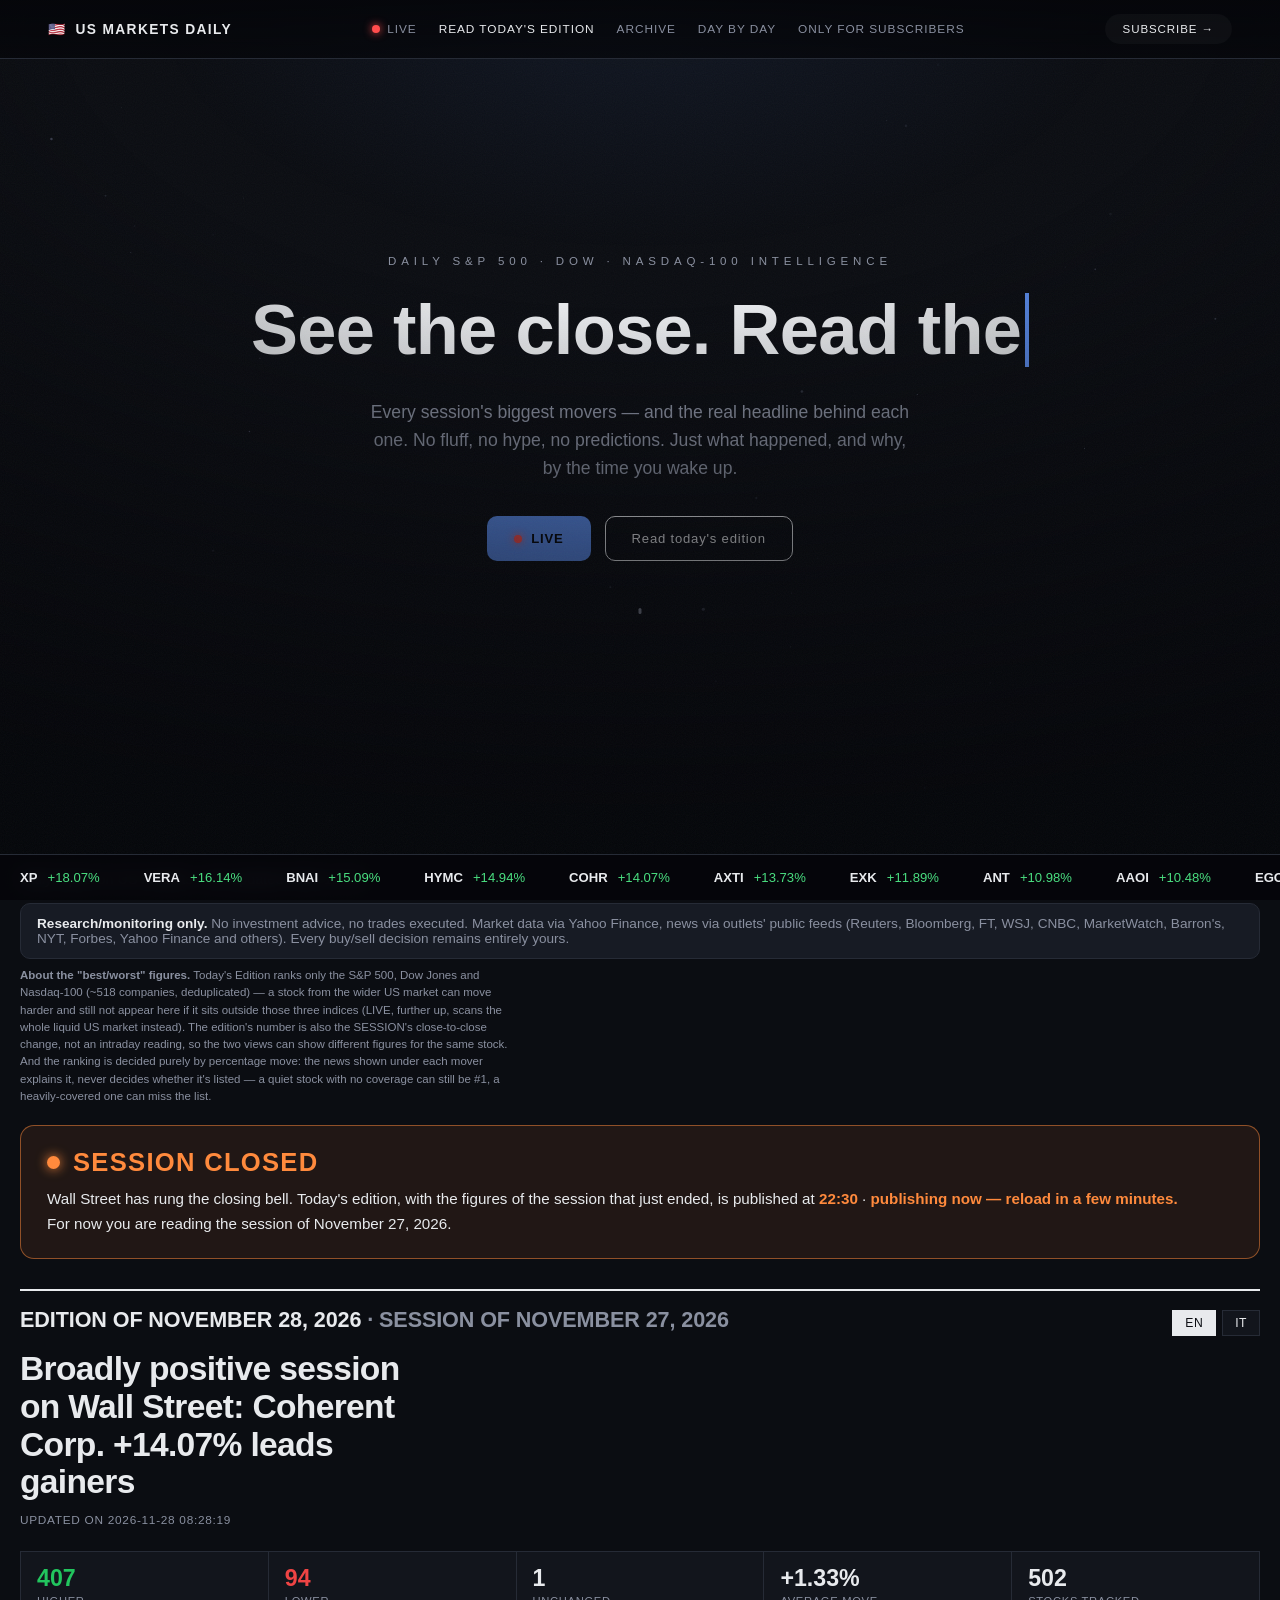
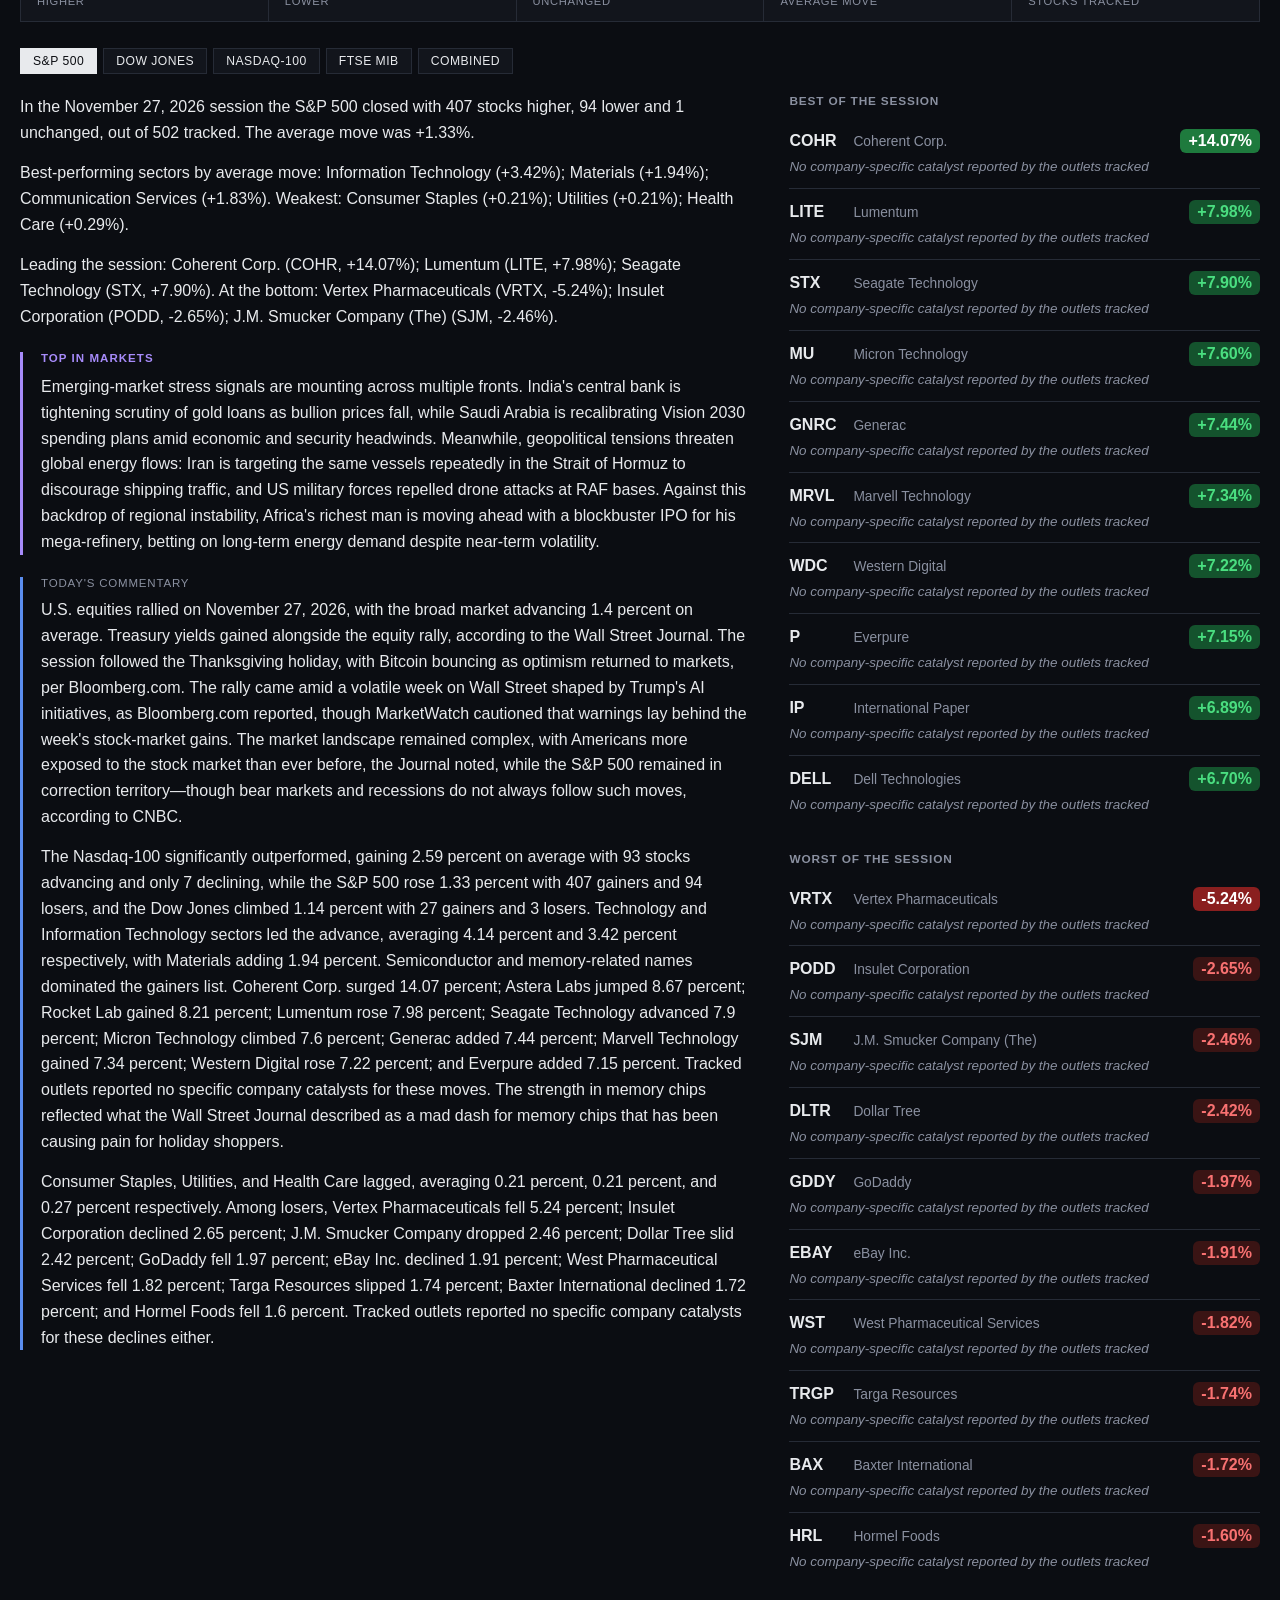
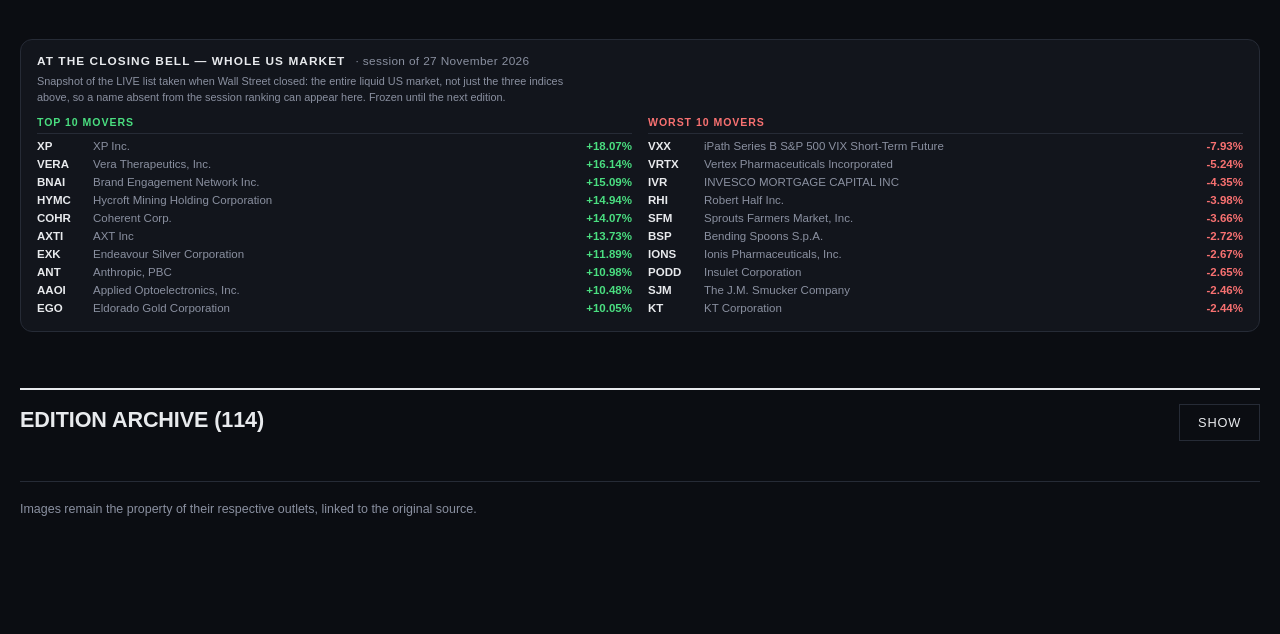
<file: index.html>
<!doctype html>
<html lang="en">
<head>
<meta charset="utf-8">
<title>US Markets Daily</title>
<meta name="description" content="Daily report and news feed on US markets — research/monitoring only, not investment advice.">
<meta name="viewport" content="width=device-width, initial-scale=1">
<!-- Icona US.MD (scheda del browser, schermata Home, app installata). I file
     stanno alla radice del repo pubblico. Questi collegamenti erano stati messi
     il 1/10/2026 direttamente in index.html e nella COPIA pipeline/templates/ del
     repo pubblico: la sincronizzazione del 5/10 li ha cancellati, e dal 6/10 il
     sito era senza icona. Qui, nel modello vero, nessuna sincronizzazione li tocca. -->
<link rel="icon" type="image/png" sizes="32x32" href="icon-32.png">
<link rel="icon" type="image/svg+xml" href="icon.svg">
<link rel="apple-touch-icon" sizes="180x180" href="icon-180.png">
<link rel="manifest" href="manifest.json">
<meta name="theme-color" content="#0A1F44">
<!-- Il sito e' solo scuro: vedi la nota in testa a style.css (2/11/2026). -->
<meta name="color-scheme" content="dark">
<meta name="apple-mobile-web-app-title" content="US.MD">
<style>
  :root {
    --bg: #0b0d12; --panel: #12151c; --panel-2: #171b24; --border: #262b36;
    --text: #e8eaed; --muted: #8a90a0; --accent: #5b8def;
    --green-1:#0d3321; --green-2:#14532d; --green-3:#1e7a3d; --green-4:#22c55e; --green-5:#4ade80;
    --red-1:#3a1414; --red-2:#5c1a1a; --red-3:#8a1f1f; --red-4:#ef4444; --red-5:#f87171;
    --cat-mercati:#2f55e8; --cat-italia:#22c55e; --cat-crypto:#f5c542;
    --cat-tech:#ff8e82; --cat-scienza:#a78bfa;
  }
  /* SEMPRE SCURO (2/11/2026). Fino a qui c'era un tema chiaro che scattava da
     solo sui dispositivi in modalita' chiara (@media prefers-color-scheme: light).
     Era fatto a meta': cambiava i colori del testo ma non gli sfondi fissi della
     barra in alto, della striscia dei titoli e delle schermate a tutto schermo,
     e lasciava i verdi e i rossi pensati per il nero. Misurato su un telefono in
     modalita' chiara: 55 testi sotto la soglia di leggibilita', la barra a 1,06:1.
     Lo vedeva chiunque aprisse il sito con il telefono in chiaro — anche dentro
     LinkedIn, che e' da dove arriva la gente. Il sito e' disegnato scuro (stelle,
     vignetta, grana): resta scuro per tutti. color-scheme dice anche al browser
     di disegnare scuri campi e barre di scorrimento, e alle WebView delle app di
     non "scurire" di loro iniziativa una pagina che e' gia' scura.
     Se un giorno si vuole un tema chiaro, va disegnato intero: ogni sfondo fisso
     qui sotto va trasformato in una variabile, e verdi/rossi e pillole vanno
     ripensati per il bianco. */
  :root { color-scheme: dark; }
  :root[data-theme="dark"] { --bg:#0b0d12; --panel:#12151c; --panel-2:#171b24; --border:#262b36; --text:#e8eaed; --muted:#8a90a0; }

  * { box-sizing: border-box; }
  /* Rete di sicurezza contro l'overflow orizzontale su mobile: una stringa lunga
     senza spazi (es. un elenco di testate separate da "/") altrimenti allarga
     l'intera pagina e comprime tutto il contenuto a sinistra. break-word spezza
     solo quando la parola non entrerebbe, quindi non danneggia il testo normale. */
  body { margin:0; font-family: -apple-system, BlinkMacSystemFont, "Segoe UI", Roboto, Arial, sans-serif;
         background:var(--bg); color:var(--text); overflow-wrap: break-word; }
  .wrap { max-width: 1400px; margin: 0 auto; padding: 24px 20px 60px; }
  h1 { font-size: 1.5rem; margin: 0 0 4px; }
  .subtitle { color: var(--muted); font-size: 0.9rem; margin-bottom: 16px; }
  .disclaimer { background: var(--panel-2); border: 1px solid var(--border); border-radius: 10px; padding: 12px 16px; font-size: 0.85rem; color: var(--muted); margin-bottom: 20px; }
  .disclaimer b { color: var(--text); }
  /* Nota piccola sotto il disclaimer: spiega l'ambito dei migliori/peggiori
     dell'edizione (tre indici, non tutto il mercato) senza pesare quanto il
     disclaimer principale. Vuota finche' JS non la riempie: niente riquadro se
     un giorno restasse senza testo (edizioni legacy, lingua mancante). */
  .edition-scope-note { font-size: 0.72rem; line-height: 1.5; color: var(--muted); margin: -12px 0 20px; max-width: 78ch; }
  .edition-scope-note:empty { display: none; }
  .pct { font-weight:700; padding:3px 8px; border-radius:6px; display:inline-block; min-width:64px; text-align:center; }
  .sym { font-weight: 700; }
  .name { color: var(--muted); font-size: 0.82em; }

  .edition { border-top: 2px solid var(--text); padding-top: 18px; margin-bottom: 56px; }
  /* Riga dell'eyebrow: data a sinistra, pulsante lingua a destra, appena sotto il
     border-top di .edition — e' la "riga bianca" sotto cui va il selettore EN/IT. */
  .eyebrow-row { display: flex; align-items: baseline; justify-content: space-between; gap: 16px; flex-wrap: wrap; margin-bottom: 14px; }
  .eyebrow { font-size: 1.35rem; font-weight: 800; text-transform: uppercase; line-height: 1;
             letter-spacing: -0.005em; font-stretch: condensed; margin-bottom: 0; }
  .eyebrow .dim { color: var(--muted); font-weight: 700; }
  .lang-toggle, .index-tabs { display: flex; gap: 6px; flex-wrap: wrap; }
  .lang-chip, .index-chip { border: 1px solid var(--border); background: var(--panel); padding: 5px 12px; font-size: 0.76rem;
              text-transform: uppercase; letter-spacing: 0.04em; cursor: pointer; color: var(--text); user-select: none; }
  .lang-chip.active, .index-chip.active { background: var(--text); color: var(--bg); border-color: var(--text); }
  .index-tabs { margin: 4px 0 20px; }
  .index-badge { font-size: 0.68rem; font-weight: 700; letter-spacing: 0.04em; color: var(--muted);
                 border: 1px solid var(--border); border-radius: 4px; padding: 1px 5px; }
  .edition-headline { font-size: 2.1rem; font-weight: 700; line-height: 1.12; letter-spacing: -0.02em; margin: 0 0 12px; max-width: 22ch; }
  .edition-meta { font-size: 0.74rem; text-transform: uppercase; letter-spacing: 0.06em; color: var(--muted); margin-bottom: 24px; }
  .edition-body { display: grid; grid-template-columns: minmax(0, 1.55fr) minmax(0, 1fr); gap: 40px; align-items: start; }
  /* minmax(0, 1fr) e non "1fr": una colonna 1fr nuda ha minimo implicito auto e non
     puo' restringersi sotto la larghezza minima del contenuto (la riga mover usa
     white-space: nowrap), quindi su schermi stretti sfonderebbe il contenitore. */
  @media (max-width: 900px) { .edition-body { grid-template-columns: minmax(0, 1fr); gap: 28px; } .edition-headline { font-size: 1.6rem; max-width: none; } }
  .edition-text p { margin: 0 0 14px; font-size: 1rem; line-height: 1.62; }
  .edition-text p:last-child { margin-bottom: 0; }
  .commentary { border-left: 3px solid var(--accent); padding-left: 18px; margin-top: 22px; }
  .commentary-label { font-size: 0.72rem; text-transform: uppercase; letter-spacing: 0.07em; color: var(--muted); margin-bottom: 8px; }

  /* Riga laterale "Top Mercati": viola nei giorni di borsa, arancione nel weekend. */
  .markets-brief { border-left: 3px solid var(--cat-scienza); padding-left: 18px; margin-top: 22px; }
  .markets-brief.weekend { border-left-color: #ff8a3d; }
  .mb-label { font-size: 0.72rem; text-transform: uppercase; letter-spacing: 0.09em; color: var(--cat-scienza); margin-bottom: 10px; font-weight: 600; }
  .markets-brief.weekend .mb-label { color: #ff8a3d; }
  .mb-prose p { margin: 0 0 12px; }
  .mb-prose p:last-child { margin-bottom: 0; }
  .mb-list { list-style: none; margin: 0; padding: 0; display: flex; flex-direction: column; gap: 12px; }
  .mb-list a { color: var(--text); text-decoration: none; display: block; line-height: 1.4; font-size: 0.94rem; }
  .mb-list a:hover { color: var(--cat-scienza); }
  .markets-brief.weekend .mb-list a:hover { color: #ff8a3d; }
  .mb-src { display: block; font-size: 0.66rem; text-transform: uppercase; letter-spacing: 0.06em; color: var(--muted); margin-bottom: 2px; font-weight: 700; }

  .stat-strip { display: grid; grid-template-columns: repeat(auto-fit, minmax(110px, 1fr)); gap: 1px; background: var(--border); border: 1px solid var(--border); margin-bottom: 26px; }
  .stat { background: var(--panel); padding: 14px 16px; }
  .stat .v { font-size: 1.45rem; font-weight: 700; line-height: 1.1; }
  .stat .k { font-size: 0.7rem; text-transform: uppercase; letter-spacing: 0.06em; color: var(--muted); margin-top: 4px; }

  .movers-col h4 { font-size: 0.74rem; text-transform: uppercase; letter-spacing: 0.07em; color: var(--muted); margin: 0 0 10px; }
  .mover { padding: 11px 0; border-bottom: 1px solid var(--border); }
  .mover:last-child { border-bottom: none; }
  .mover-head { display: flex; gap: 10px; align-items: baseline; }
  .mover .sym { min-width: 54px; }
  .mover .mname { flex: 1; font-size: 0.86rem; color: var(--muted); min-width: 0; overflow: hidden; text-overflow: ellipsis; white-space: nowrap; }
  /* La notizia che spiega il movimento: e' il pezzo che rende leggibile l'elenco,
     quindi ha lo stesso peso visivo del nome, non quello di una didascalia. */
  .mover-reason { display: block; margin-top: 5px; font-size: 0.84rem; line-height: 1.4;
                  color: var(--text); text-decoration: none; }
  a.mover-reason:hover { text-decoration: underline; }
  .mover-reason.none { color: var(--muted); font-style: italic; }
  .mr-source { font-weight: 700; text-transform: uppercase; font-size: 0.72rem;
               letter-spacing: 0.04em; color: var(--muted); margin-right: 7px; }
  .movers-split { display: grid; grid-template-columns: minmax(0, 1fr); gap: 26px; }

  /* ====== Edizione del fine settimana (nessuna seduta nuova) ======
     Vedi weekend_edition.py. Queste regole disegnano cio' che PRENDE IL POSTO
     della striscia statistiche e delle due colonne di mover: l'avviso che non
     c'e' una seduta, il pannello dei mercati rimasti aperti e la lista degli
     appuntamenti. Nessuna di esse tocca le classi della vista di seduta, cosi'
     l'edizione da martedi' a sabato resta esattamente com'era. */
  .no-session-note { background: var(--panel-2); border-left: 3px solid var(--accent);
                     padding: 12px 16px; font-size: 0.88rem; line-height: 1.5;
                     color: var(--muted); margin-bottom: 26px; }

  .signal-panel { border: 1px solid var(--border); background: var(--panel); margin-bottom: 30px; }
  .signal-head { padding: 14px 16px; border-bottom: 1px solid var(--border); }
  .signal-head h4 { margin: 0; font-size: 0.78rem; text-transform: uppercase;
                    letter-spacing: 0.07em; color: var(--text); }
  .signal-note { font-size: 0.76rem; line-height: 1.45; color: var(--muted); margin-top: 5px; }
  /* Stessa griglia a filo della stat-strip: il fondo --border che traspare dai
     gap da' le righe di separazione senza disegnare bordi su ogni cella. */
  .signal-grid { display: grid; grid-template-columns: repeat(auto-fit, minmax(190px, 1fr));
                 gap: 1px; background: var(--border); }
  .signal-group { background: var(--panel); padding: 14px 16px; }
  .sg-label { font-size: 0.68rem; text-transform: uppercase; letter-spacing: 0.06em;
              color: var(--muted); margin-bottom: 10px; }
  .signal-row { display: flex; align-items: baseline; justify-content: space-between;
                gap: 10px; padding: 5px 0; }
  .sig-name { font-size: 0.88rem; min-width: 0; overflow: hidden; text-overflow: ellipsis; white-space: nowrap; }
  .signal-row .pct { font-size: 0.82rem; min-width: 68px; }

  /* Le due colonne "cosa guardare" / "nominate nel weekend" impilate nella
     stessa colonna laterale della griglia — non affiancate, per non ridurre a
     meta' larghezza proprio i due elenchi che citano titoli piu' lunghi. */
  .weekend-side { display: flex; flex-direction: column; gap: 34px; min-width: 0; }

  .watch-col h4 { font-size: 0.74rem; text-transform: uppercase; letter-spacing: 0.07em;
                  color: var(--muted); margin: 0 0 10px; }
  .watch-item { display: block; padding: 11px 0; border-bottom: 1px solid var(--border);
                font-size: 0.88rem; line-height: 1.42; color: var(--text); text-decoration: none; }
  .watch-item:hover { text-decoration: underline; }
  .watch-item .mr-source { display: block; margin-bottom: 3px; }
  .watch-note { font-size: 0.76rem; line-height: 1.45; color: var(--muted);
                font-style: italic; margin-top: 12px; }

  /* "Nominate nella copertura del weekend": stesso impianto della colonna
     mover di seduta (sym/mname/pct) con il punteggio al posto della
     percentuale — e' un'intensita' lessicale, non un prezzo, quindi il
     colore usa scoreColor() e non pctColor()/signalColor() (vedi app.js). */
  .niche-item { display: block; padding: 11px 0; border-bottom: 1px solid var(--border);
                text-decoration: none; color: var(--text); }
  .niche-item:last-child { border-bottom: none; }
  .niche-head { display: flex; gap: 10px; align-items: baseline; }
  .niche-head .mname { flex: 1; font-size: 0.86rem; color: var(--muted); min-width: 0;
                        overflow: hidden; text-overflow: ellipsis; white-space: nowrap; }
  .score-badge { font-weight: 700; padding: 3px 8px; border-radius: 6px; font-size: 0.78rem; }
  .niche-item .mover-reason { color: var(--text); }
  .niche-item:hover .mover-reason { text-decoration: underline; }

  /* Intestazione di tema dentro il digest: piu' leggera di .section-head, che qui
     spezzerebbe la pagina in cinque blocchi tutti dello stesso peso del titolo. */
  .digest-theme { font-size: 0.95rem; font-weight: 800; text-transform: uppercase;
                  font-stretch: condensed; letter-spacing: 0.02em; margin: 26px 0 14px;
                  display: flex; align-items: baseline; gap: 8px; }
  .digest-theme:first-of-type { margin-top: 0; }
  .digest-theme .dim { color: var(--muted); font-weight: 600; font-size: 0.8rem; }

  .section-head { display: flex; align-items: baseline; justify-content: space-between; gap: 16px; flex-wrap: wrap;
                  border-top: 2px solid var(--text); padding-top: 14px; margin: 0 0 18px; }
  .section-head h3 { font-size: 1.35rem; font-weight: 800; text-transform: uppercase; font-stretch: condensed; margin: 0; letter-spacing: -0.005em; }
  .cat-filters { display: flex; gap: 6px; flex-wrap: wrap; }
  .cat-chip { border: 1px solid var(--border); background: var(--panel); padding: 5px 12px; font-size: 0.76rem;
              text-transform: uppercase; letter-spacing: 0.04em; cursor: pointer; color: var(--text); user-select: none; }
  .cat-chip.active { background: var(--text); color: var(--bg); border-color: var(--text); }

  /* "Le notizie dietro i mover": catalizzatori dei top gainer/loser, in cima a Tutte. */
  .mover-news { margin-bottom: 34px; }
  .mover-news .section-head { border-top: none; padding-top: 0; margin-bottom: 6px; }
  .mn-note { color: var(--muted); font-size: 0.86rem; line-height: 1.5; margin-bottom: 16px; max-width: 70ch; }
  .mn-grid { display: grid; grid-template-columns: repeat(auto-fill, minmax(290px, 1fr)); gap: 14px; }
  .mn-card { display: block; text-decoration: none; color: var(--text); background: var(--panel); border: 1px solid var(--border);
    border-left: 3px solid var(--accent); border-radius: var(--radius-sm, 8px); padding: 14px 16px;
    transition: border-color .18s ease, transform .18s ease, background .18s ease; }
  .mn-card:hover { transform: translateY(-2px); border-color: var(--border-strong); background: var(--panel-2, rgba(255,255,255,.03)); }
  .mn-head { display: flex; align-items: baseline; gap: 10px; margin-bottom: 8px; }
  .mn-sym { font-family: var(--mono); font-weight: 700; letter-spacing: .04em; color: var(--accent); }
  .mn-name { flex: 1; min-width: 0; font-size: .82rem; color: var(--muted); overflow: hidden; text-overflow: ellipsis; white-space: nowrap; }
  .mn-pct { font-family: var(--mono); font-weight: 700; font-size: .78rem; padding: 3px 9px; border-radius: 6px; }
  .mn-title { font-size: .94rem; line-height: 1.42; }
  .mn-src { font-family: var(--mono); font-weight: 700; text-transform: uppercase; font-size: .64rem; letter-spacing: .06em; color: var(--muted); margin-right: 8px; }

  .feed-grid { display: grid; grid-template-columns: repeat(auto-fill, minmax(290px, 1fr)); gap: 24px; }
  .feed-card { background: var(--panel); border: 1px solid var(--border); display: flex; flex-direction: column;
               text-decoration: none; color: var(--text); overflow: hidden; transition: border-color .15s ease; }
  .feed-card:hover { border-color: var(--text); }
  .feed-thumb { width: 100%; aspect-ratio: 16 / 10; overflow: hidden; background: var(--panel-2); position: relative; }
  .feed-thumb img { width: 100%; height: 100%; object-fit: cover; display: block; transition: transform .35s ease; }
  .feed-card:hover .feed-thumb img { transform: scale(1.04); }
  .feed-thumb.no-img { display: none; }
  .feed-card-body { padding: 20px; display: flex; flex-direction: column; gap: 9px; flex: 1; }
  .feed-source { font-size: 1.05rem; font-weight: 800; text-transform: uppercase; font-stretch: condensed;
                 line-height: 1.05; display: flex; align-items: center; gap: 8px; }
  .cat-dot { width: 9px; height: 9px; flex: 0 0 auto; }
  .feed-title { font-size: 1.02rem; font-weight: 600; line-height: 1.32; }
  .feed-summary { font-size: 0.86rem; line-height: 1.5; color: var(--muted); }
  .feed-date { font-size: 0.7rem; text-transform: uppercase; letter-spacing: 0.05em; color: var(--muted); margin-top: auto; padding-top: 6px; }

  .archive-toggle { background: transparent; border: 1px solid var(--border); color: var(--text); padding: 10px 18px;
                    font-size: 0.8rem; text-transform: uppercase; letter-spacing: 0.06em; cursor: pointer; }
  .archive-toggle:hover { border-color: var(--accent); }
  .archive-item { border-top: 1px solid var(--border); padding: 16px 0; }
  .archive-item .a-date { font-size: 0.72rem; text-transform: uppercase; letter-spacing: 0.06em; color: var(--muted); }
  .archive-item .a-title { font-size: 1.05rem; font-weight: 600; margin-top: 4px; }
  .no-edition { background: var(--panel-2); border: 1px solid var(--border); padding: 16px; font-size: 0.9rem; color: var(--muted); }
  footer { margin-top: 40px; padding-top: 20px; border-top: 1px solid var(--border); font-size: 0.78rem; color: var(--muted); }
  footer a { color: var(--muted); }

  /* ====== Mobile ======
     La maggior parte dei lettori arriva da un link su LinkedIn, quindi da telefono:
     qui si stringono i margini, si riducono i titoli e la striscia statistiche passa
     a 2 colonne (con l'ultima cella a piena larghezza, cosi' non resta un buco). */
  @media (max-width: 600px) {
    .wrap { padding: 16px 14px 44px; }
    h1 { font-size: 1.3rem; }
    .edition-headline { font-size: 1.45rem; letter-spacing: -0.01em; }
    .eyebrow { font-size: 1.05rem; }
    .section-head h3 { font-size: 1.1rem; }
    .stat-strip { grid-template-columns: repeat(2, minmax(0, 1fr)); }
    .stat { padding: 12px 12px; }
    .stat .v { font-size: 1.2rem; }
    .stat:last-child { grid-column: 1 / -1; }
    .feed-grid { grid-template-columns: 1fr; gap: 18px; }
    .feed-card-body { padding: 16px; }
    .edition { margin-bottom: 40px; }
    .mover .sym { min-width: 46px; }
    /* Su mobile il nome societa' va a capo invece di essere troncato con "...":
       su una pagina che si scorre lo spazio verticale non costa, e un nome tagliato
       a meta' ("Alexandria Real Estate Equit...") e' meno utile di due righe. */
    .mover-head { align-items: flex-start; flex-wrap: wrap; }
    .mover .mname { font-size: 0.8rem; white-space: normal; overflow: visible; text-overflow: clip; line-height: 1.3; }
    .mover-reason { font-size: 0.82rem; }
    /* Sotto i 600px il pulsante lingua andrebbe a scontrarsi con "Edition of ...":
       si passa a colonna (data sopra, lingua sotto), cosi' nessuno dei due si tronca. */
    .eyebrow-row { flex-direction: column; align-items: flex-start; gap: 8px; }
    .lang-chip, .index-chip { padding: 4px 10px; font-size: 0.72rem; }
    .index-badge { font-size: 0.64rem; }
    /* Fine settimana: due colonne di strumenti restano leggibili anche stretti
       (nome corto + percentuale), mentre una sola sprecherebbe mezza riga. */
    .signal-grid { grid-template-columns: repeat(2, minmax(0, 1fr)); }
    .signal-group { padding: 12px; }
    .signal-row .pct { min-width: 58px; font-size: 0.76rem; }
    .sig-name { font-size: 0.82rem; }
    .digest-theme { font-size: 0.88rem; margin: 22px 0 12px; }
  }

  /* ============ hero + viste LIVE/edition + weekend + subscribe ============ */
  body { padding-bottom: calc(46px + 12px); }
  #stars { position: fixed; inset: 0; z-index: 0; display: block; pointer-events: none; opacity: .55; }
  .vignette { position: fixed; inset: 0; z-index: 1; pointer-events: none;
    background: radial-gradient(120% 90% at 50% 0%, transparent 0%, transparent 38%, rgba(5,6,10,.5) 68%, rgba(5,6,10,.92) 100%), radial-gradient(55% 40% at 50% 0%, rgba(91,141,239,.08), transparent 70%); }
  .grain { position: fixed; inset: 0; z-index: 2; pointer-events: none; opacity: .04;
    background-image: url("data:image/svg+xml,%3Csvg xmlns='http://www.w3.org/2000/svg' width='120' height='120'%3E%3Cfilter id='n'%3E%3CfeTurbulence type='fractalNoise' baseFrequency='0.9' numOctaves='2'/%3E%3C/filter%3E%3Crect width='100%25' height='100%25' filter='url(%23n)'/%3E%3C/svg%3E"); }
  .wrap { position: relative; z-index: 3; }

  /* Viste: si mostra un solo pannello per volta (default = edition). */
  /* ====== viste ======
     Tre valori di body[data-view]: live, edition, daybyday. Le prime due si
     escludono a vicenda; la terza spegne entrambe. ATTENZIONE: non basta
     aggiungere un valore nuovo — servono le sue regole, altrimenti nessuna delle
     due righe qui sotto scatta e la pagina mostra tutti i pannelli insieme. */
  body[data-view="edition"] .only-live { display: none; }
  body[data-view="live"] .only-edition { display: none; }
  /* Modalita' cattura (?shot): l'immagine deve mostrare la GIORNATA, non l'eroe
     che e' identico ogni giorno. Il nastro dei prezzi sparisce perche' e' fisso
     in basso e coprirebbe una riga di contenuto in ogni scattato. */
  body.shot-mode #hero,
  body.shot-mode .ticker-bar { display: none !important; }
  body.shot-mode .wrap { padding-top: 76px; }   /* misurato sullo scatto: 96 lasciava una fascia vuota */

  .only-daybyday { display: none; }
  body[data-view="daybyday"] .only-daybyday { display: block; }
  body[data-view="daybyday"] .only-live,
  body[data-view="daybyday"] .only-edition { display: none; }

  /* ====== Day by day: serie in corso + diario visivo ====== */
  .dbd-head { border-top: 2px solid var(--text); padding-top: 18px; margin-bottom: 22px; }
  .dbd-title { font-size: 1.35rem; font-weight: 800; text-transform: uppercase; line-height: 1; letter-spacing: -.005em; }
  .dbd-sub { color: var(--muted); font-size: .82rem; margin-top: 8px; max-width: 86ch; line-height: 1.55; }
  .dbd-section-head { font-family: var(--mono); font-size: .72rem; letter-spacing: .12em; text-transform: uppercase;
    color: var(--muted); margin: 40px 0 14px; padding-bottom: 8px; border-bottom: 1px solid var(--border); }

  /* I due contatori grandi: quante societa' salgono da almeno un giorno e quante
     scendono. E' la risposta alla domanda diretta, prima di ogni classifica. */
  .st-counters { display: grid; grid-template-columns: repeat(auto-fit, minmax(150px, 1fr)); gap: 1px;
    background: var(--border); border: 1px solid var(--border); margin-bottom: 26px; }
  .st-count { background: var(--panel); padding: 16px 18px; }
  .st-count .v { font-size: 1.9rem; font-weight: 700; line-height: 1.05; font-variant-numeric: tabular-nums; }
  .st-count.up .v { color: var(--green-5); }
  .st-count.down .v { color: var(--red-5); }
  .st-count .k { font-size: .7rem; text-transform: uppercase; letter-spacing: .06em; color: var(--muted); margin-top: 5px; }

  /* Distribuzione per lunghezza della serie: una barra per "1 giorno", "2
     giorni"... La barra e' proporzionale al gruppo piu' numeroso della PROPRIA
     colonna, non del totale: le due colonne rispondono a domande separate. */
  .st-dist { display: flex; flex-direction: column; gap: 6px; margin-bottom: 4px; }
  .st-row { display: grid; grid-template-columns: 68px minmax(0, 1fr) 46px; align-items: center; gap: 10px; }
  .st-lab { font-family: var(--mono); font-size: .7rem; color: var(--muted); text-align: right; }
  .st-bar { height: 14px; border-radius: 3px; min-width: 2px; }
  .st-bar.up { background: linear-gradient(90deg, var(--green-2), var(--green-4)); }
  .st-bar.down { background: linear-gradient(90deg, var(--red-2), var(--red-4)); }
  .st-n { font-family: var(--mono); font-size: .74rem; font-weight: 700; font-variant-numeric: tabular-nums; }

  .st-cols { display: grid; grid-template-columns: minmax(0, 1fr) minmax(0, 1fr); gap: 34px; }
  @media (max-width: 780px) { .st-cols { grid-template-columns: minmax(0, 1fr); gap: 26px; } }
  .st-col h4 { font-family: var(--mono); font-size: .7rem; letter-spacing: .09em; text-transform: uppercase; margin: 0 0 12px; }
  .st-col.up h4 { color: var(--green-5); }
  .st-col.down h4 { color: var(--red-5); }
  .st-item { display: grid; grid-template-columns: 52px 56px minmax(0, 1fr) auto; align-items: baseline;
    gap: 10px; padding: 7px 0; border-bottom: 1px solid var(--border); font-size: .8rem; }
  .st-item:last-child { border-bottom: none; }
  .st-days { font-family: var(--mono); font-weight: 700; font-variant-numeric: tabular-nums; }
  .st-item.up .st-days { color: var(--green-5); }
  .st-item.down .st-days { color: var(--red-5); }
  .st-sym { font-family: var(--mono); font-weight: 700; }
  /* Il nome si accorcia con i puntini, il badge NO: se stessero nello stesso
     contenitore con ellipsis, su schermi stretti il badge sparirebbe insieme
     alla coda del nome — cioe' si perderebbe l'unica indicazione che quella riga
     e' di Milano e non di Wall Street. */
  .st-name { color: var(--muted); min-width: 0; display: flex; align-items: baseline; gap: 0; }
  .st-nm { min-width: 0; overflow: hidden; text-overflow: ellipsis; white-space: nowrap; }
  .st-cum { font-family: var(--mono); font-weight: 700; font-variant-numeric: tabular-nums; }
  .st-item.up .st-cum { color: var(--green-5); }
  .st-item.down .st-cum { color: var(--red-5); }
  /* Marca le righe di Milano: universe.json tiene insieme i tre indici USA e il
     FTSE MIB, e una classifica che li mescola senza dirlo si legge male. */
  .st-mib { font-size: .6rem; font-weight: 700; letter-spacing: .04em; color: var(--muted);
    border: 1px solid var(--border); border-radius: 3px; padding: 0 4px; margin-left: 6px; }

  /* Diario: una scheda per giornata. Griglia che si adatta, cosi' con o senza
     screenshot le schede restano allineate. */
  .dbd-grid { display: grid; grid-template-columns: repeat(auto-fill, minmax(260px, 1fr)); gap: 16px; }
  .dbd-card { border: 1px solid var(--border); background: var(--panel); border-radius: 12px; overflow: hidden;
    display: flex; flex-direction: column; }
  .dbd-shot { display: block; width: 100%; aspect-ratio: 16 / 10; object-fit: cover; object-position: top center;
    background: var(--panel-2); border-bottom: 1px solid var(--border); }
  /* Giornate senza screenshot: si dice, non si finge. Vedi renderDayByDay(). */
  .dbd-noshot { aspect-ratio: 16 / 10; background: var(--panel-2); border-bottom: 1px solid var(--border);
    display: flex; align-items: center; justify-content: center; text-align: center; padding: 14px;
    font-family: var(--mono); font-size: .64rem; line-height: 1.6; letter-spacing: .05em;
    text-transform: uppercase; color: var(--muted); }
  .dbd-body { padding: 13px 15px 15px; display: flex; flex-direction: column; gap: 7px; }
  .dbd-date { font-family: var(--mono); font-size: .74rem; font-weight: 700; letter-spacing: .04em; }
  .dbd-session { font-family: var(--mono); font-size: .64rem; color: var(--muted); letter-spacing: .04em; }
  .dbd-nums { display: flex; gap: 12px; font-family: var(--mono); font-size: .72rem; font-variant-numeric: tabular-nums; }
  .dbd-nums .u { color: var(--green-5); } .dbd-nums .d { color: var(--red-5); }
  .dbd-nums .a { color: var(--muted); }
  .dbd-kind { font-size: .6rem; text-transform: uppercase; letter-spacing: .06em; color: #ff8a3d;
    border: 1px solid rgba(255,138,61,.45); border-radius: 3px; padding: 1px 5px; align-self: flex-start; }
  .dbd-empty { color: var(--muted); font-size: .84rem; line-height: 1.6; max-width: 78ch; }

  /* La miniatura e' un BOTTONE, non un'immagine cliccabile: cosi' ci arriva il
     tabulatore, Invio la apre e i lettori di schermo la annunciano per quello che
     fa. Un <img> con un onclick non da' niente di tutto questo. */
  .dbd-shotbtn { display: block; width: 100%; padding: 0; border: 0; background: none;
    cursor: zoom-in; position: relative; }
  .dbd-shotbtn:focus-visible { outline: 2px solid var(--accent); outline-offset: -2px; }
  .dbd-shotbtn::after { content: "\2197"; position: absolute; right: 8px; bottom: 8px;
    font-size: .7rem; line-height: 1; padding: 4px 6px; border-radius: 4px;
    background: rgba(4,5,9,.72); color: var(--text); border: 1px solid var(--border);
    opacity: 0; transition: opacity .18s ease; }
  .dbd-shotbtn:hover::after, .dbd-shotbtn:focus-visible::after { opacity: 1; }

  /* ====== Scatto a schermo intero ====== */
  /* Blocca lo scorrimento della pagina sotto: senza, la rotella scorre
     l'edizione dietro il visore invece dell'immagine dentro. */
  body.sf-open { overflow: hidden; }
  .shot-full { position: fixed; inset: 0; z-index: 140; display: flex; flex-direction: column;
    background: rgba(4,5,9,.97); backdrop-filter: blur(4px);
    opacity: 0; pointer-events: none; transition: opacity .25s ease; }
  .shot-full.open { opacity: 1; pointer-events: auto; }
  .sf-bar { flex: 0 0 auto; display: flex; align-items: center; justify-content: space-between;
    gap: 16px; padding: 12px 16px; border-bottom: 1px solid var(--border); background: var(--panel); }
  .sf-title { font-family: var(--mono); font-size: .8rem; letter-spacing: .06em;
    text-transform: uppercase; font-weight: 700; min-width: 0; overflow: hidden;
    text-overflow: ellipsis; white-space: nowrap; }
  .sf-actions { display: flex; gap: 8px; flex: 0 0 auto; }
  .sf-btn { display: inline-flex; align-items: center; justify-content: center;
    width: 34px; height: 34px; border: 1px solid var(--border); background: var(--panel-2);
    color: var(--text); border-radius: 8px; font-size: 1rem; line-height: 1; cursor: pointer;
    text-decoration: none; }
  .sf-btn:hover { border-color: var(--text); }
  .sf-btn:disabled { opacity: .35; cursor: default; }
  .sf-btn.sf-x { font-size: 1.35rem; }
  /* Il palco SCORRE: lo scatto e' alto (1280x1500), quindi su uno schermo
     normale non ci sta in altezza. Meglio poterlo leggere scorrendo che vederlo
     rimpicciolito fino a essere illeggibile — e' l'unico motivo per cui esiste
     questa schermata. */
  .sf-stage { flex: 1 1 auto; overflow: auto; display: flex; justify-content: center;
    align-items: flex-start; padding: 18px; -webkit-overflow-scrolling: touch; }
  .sf-stage img { max-width: 100%; height: auto; border: 1px solid var(--border);
    border-radius: 8px; background: var(--panel); cursor: zoom-in; }
  /* GRANDEZZA NATURALE. "Sta tutta nello schermo" non basta: lo scatto e' una
     pagina larga 1280px, e su un telefono da 375 ridotta a misura non si legge —
     cioe' non serve a niente. Un tocco sull'immagine passa alla grandezza vera e
     il palco scorre nelle due direzioni; un altro tocco torna a misura schermo.
     Su desktop e' la stessa cosa con il clic. Il centraggio va tolto quando si
     ingrandisce, altrimenti non si riesce a scorrere verso sinistra. */
  .sf-stage.zoom { justify-content: flex-start; }
  .sf-stage.zoom img { max-width: none; width: auto; cursor: zoom-out; }
  .sf-hint { flex: 0 0 auto; padding: 8px 16px 12px; text-align: center;
    font-family: var(--mono); font-size: .64rem; letter-spacing: .06em;
    text-transform: uppercase; color: var(--muted); }
  @media (max-width: 640px) {
    .sf-stage { padding: 10px; }
    .sf-title { font-size: .7rem; }
    /* Le frecce restano: su telefono sono il modo piu' comodo di sfogliare. */
  }

  /* Barra a tutta larghezza (edge-to-edge): niente max-width, cosi' sfondo e
     bordo attraversano l'intera pagina in orizzontale. */
  .site-nav { position: sticky; top: 0; z-index: 40; display: flex; align-items: center; justify-content: space-between; gap: 20px;
    padding: 14px clamp(16px, 4vw, 48px); margin: 0 0 8px; width: 100%; background: linear-gradient(to bottom, rgba(5,6,10,.92), rgba(5,6,10,.72));
    backdrop-filter: blur(14px); -webkit-backdrop-filter: blur(14px); border-bottom: 1px solid var(--border); }
  .site-nav .brand { display: flex; align-items: center; gap: 9px; font-family: var(--mono); font-size: .86rem; font-weight: 600; letter-spacing: .1em; text-transform: uppercase; }
  .nav-links { display: flex; gap: 22px; align-items: center; }
  .nav-link { font-family: var(--mono); font-size: .74rem; letter-spacing: .08em; text-transform: uppercase; color: var(--muted); text-decoration: none; cursor: pointer; background: none; border: 0; padding: 0; }
  .nav-link:hover, .nav-link.active { color: var(--text); }
  .nav-link.live-link { display: inline-flex; align-items: center; gap: 7px; }
  .live-dot { width: 8px; height: 8px; border-radius: 50%; background: #ff4d4d; box-shadow: 0 0 8px #ff4d4d; animation: v2pulse 1.6s ease-in-out infinite; display: inline-block; }
  .cta { font-family: var(--mono); font-size: .72rem; letter-spacing: .08em; text-transform: uppercase; border: 1px solid var(--border-strong); border-radius: 999px; padding: 9px 18px; color: var(--text); background: rgba(255,255,255,.03); cursor: pointer; transition: .2s; white-space: nowrap; }
  .cta:hover { background: var(--accent); color: #05060a; border-color: var(--accent); }
  /* Sotto i 780px la nav veniva NASCOSTA del tutto. Ma LIVE e l'edizione hanno un
     pulsante nell'hero, mentre "Archive" e "Only for subscribers" NON ce l'hanno:
     su iPhone erano semplicemente irraggiungibili. Ora la barra va a capo e le voci
     restano tutte toccabili su una seconda riga, invece di sparire. */
  @media (max-width: 780px) {
    .site-nav { flex-wrap: wrap; row-gap: 9px; padding-top: 10px; padding-bottom: 10px; }
    .nav-links { order: 3; width: 100%; flex-wrap: wrap; gap: 8px 16px; justify-content: flex-start; }
    .nav-link { font-size: .68rem; letter-spacing: .05em; }
  }

  .hero { min-height: calc(100vh - 120px); display: flex; flex-direction: column; align-items: center; justify-content: center; text-align: center; padding: 20px 16px 40px; max-width: 1100px; margin: 0 auto; }
  .hero-eyebrow { font-family: var(--mono); font-size: .72rem; letter-spacing: .42em; text-transform: uppercase; color: var(--muted); margin-bottom: 26px; opacity: 0; animation: v2fade 1s ease .2s forwards; }
  .hero-title { font-family: var(--mono); font-weight: 700; margin: 0; font-size: clamp(2rem, 6vw, 4.4rem); line-height: 1.05; letter-spacing: -.01em; min-height: 1.15em; }
  .hero-title .type-cursor { display: inline-block; width: .06em; background: var(--accent); margin-left: .05em; animation: v2blink 1s step-end infinite; }
  .hero-sub { max-width: 56ch; margin: 24px auto 0; color: var(--muted); font-size: clamp(.95rem,1.6vw,1.1rem); line-height: 1.6; opacity: 0; animation: v2fade 1s ease 2.2s forwards; }
  .hero-actions { margin-top: 34px; display: flex; gap: 14px; flex-wrap: wrap; justify-content: center; opacity: 0; animation: v2fade 1s ease 2.5s forwards; }
  .btn { font-family: var(--mono); font-size: .82rem; letter-spacing: .06em; padding: 14px 26px; border-radius: 10px; cursor: pointer; border: 1px solid transparent; transition: .2s; display: inline-flex; align-items: center; gap: 9px; }
  .btn.primary { background: var(--accent); color: #05060a; font-weight: 600; }
  .btn.primary:hover { transform: translateY(-2px); box-shadow: 0 10px 30px var(--accent-glow); }
  .btn.ghost { background: transparent; border-color: var(--border-strong); color: var(--text); }
  .btn.ghost:hover { border-color: var(--accent); }
  .hero-scroll { margin-top: 40px; opacity: 0; animation: v2fade 1s ease 3s forwards; }
  .scroll-dot { display: inline-block; width: 22px; height: 34px; border: 1px solid var(--border-strong); border-radius: 12px; position: relative; }
  .scroll-dot::after { content: ""; position: absolute; left: 50%; top: 7px; width: 3px; height: 6px; border-radius: 2px; background: var(--muted); transform: translateX(-50%); animation: v2dot 1.6s ease-in-out infinite; }

  .live-strip { display: grid; grid-template-columns: repeat(auto-fit, minmax(150px, 1fr)); gap: 12px; margin: 8px 0 30px; }
  .live-strip .li-head { grid-column: 1/-1; display: flex; align-items: center; gap: 10px; font-family: var(--mono); font-size: .68rem; letter-spacing: .14em; text-transform: uppercase; color: var(--muted); }
  /* Dati fermi da oltre 20 minuti A MERCATI APERTI: si dice, invece di mostrare
     un orario nudo che il lettore non sa interpretare. Arancione come la scritta
     "closed", non rosso: non e' un errore, e' un ritardo che si sta recuperando. */
  .live-strip .li-head.stale { color: #ff8a3d; }
  .live-strip .li-head.stale .live-dot { background: #ff8a3d; box-shadow: 0 0 8px #ff8a3d; }

  /* Segno stato mercato (verde aperto / arancione chiuso), come la scritta weekend. */
  .live-status { grid-column: 1/-1; display: flex; align-items: center; gap: 10px; font-family: var(--mono); font-size: .74rem; letter-spacing: .08em; text-transform: uppercase; padding: 12px 16px; border-radius: 12px; border: 1px solid; }
  .live-status .ls-dot { width: 9px; height: 9px; border-radius: 50%; flex: 0 0 auto; }
  .live-status.open { color: var(--green-5); border-color: rgba(34,197,94,.4); background: rgba(34,197,94,.06); }
  .live-status.open .ls-dot { background: var(--green-5); box-shadow: 0 0 10px var(--green-5); animation: v2pulse 1.6s ease-in-out infinite; }
  .live-status.closed { color: #ff8a3d; border-color: rgba(255,138,61,.45); background: rgba(255,138,61,.08); }
  .live-status.closed .ls-dot { background: #ff8a3d; box-shadow: 0 0 10px #ff8a3d; }
  /* Mercato APERTO ma quotazioni ferme: arancione come "closed", perche' il senso
     e' lo stesso — non fidarti di questi numeri come se fossero di adesso. Il
     punto NON pulsa: pulsare vorrebbe dire "sto ricevendo dati", ed e' falso. */
  .live-status.stale { color: #ff8a3d; border-color: rgba(255,138,61,.45); background: rgba(255,138,61,.08); }
  .live-status.stale .ls-dot { background: #ff8a3d; box-shadow: 0 0 10px #ff8a3d; }
  .live-idx { background: var(--panel); border: 1px solid var(--border); border-radius: 12px; padding: 14px 16px; }
  .live-idx .li-name { font-family: var(--mono); font-size: .7rem; letter-spacing: .08em; text-transform: uppercase; color: var(--muted); }
  .live-idx .li-pct { font-family: var(--mono); font-size: 1.5rem; font-weight: 700; margin-top: 6px; }
  .li-pct.up { color: var(--green-5); } .li-pct.down { color: var(--red-5); } .li-pct.flat { color: var(--muted); }

  .ticker-bar { position: fixed; left: 0; right: 0; bottom: 0; z-index: 50; height: 46px; border-top: 1px solid var(--border); background: rgba(5,6,10,.82); backdrop-filter: blur(10px); overflow: hidden; }
  .ticker-track { display: inline-flex; gap: 44px; align-items: center; height: 100%; padding: 0 20px; white-space: nowrap; animation: v2ticker 42s linear infinite; }
  .ticker-track:hover { animation-play-state: paused; }
  .tk { font-family: var(--mono); font-size: .82rem; display: inline-flex; align-items: center; gap: 10px; }
  .tk .sym { color: var(--text); font-weight: 600; } .tk .up { color: var(--green-5); } .tk .down { color: var(--red-5); }

  /* Avviso "SEDUTA CHIUSA" in cima all'edizione, nella finestra fra la campana e
     la pubblicazione della nuova edizione. Stesso linguaggio visivo del blocco
     "mercati chiusi" del fine settimana (arancione, punto luminoso), ma piu'
     grande: qui e' l'informazione principale della pagina. Vedi paintSessionClosed(). */
  .session-closed { border: 1px solid rgba(255,138,61,.5); background: rgba(255,138,61,.09);
    border-radius: 14px; padding: 22px 26px; margin: 0 0 30px; }
  .session-closed .sc-title { font-family: var(--mono); font-size: 1.6rem; font-weight: 800;
    letter-spacing: .05em; text-transform: uppercase; color: #ff8a3d; display: flex;
    align-items: center; gap: 13px; margin-bottom: 10px; line-height: 1.1; }
  .session-closed .sc-title .dot { width: 13px; height: 13px; border-radius: 50%; flex: 0 0 auto;
    background: #ff8a3d; box-shadow: 0 0 12px #ff8a3d; animation: v2pulse 1.6s ease-in-out infinite; }
  .session-closed .sc-body { font-size: .95rem; line-height: 1.65; color: var(--text); }
  .session-closed .sc-eta { font-family: var(--mono); color: #ff8a3d; font-weight: 700; }
  @media (max-width: 640px) { .session-closed { padding: 18px 18px; }
    .session-closed .sc-title { font-size: 1.15rem; } }

  /* Foto di CHIUSURA della lista LIVE, dentro l'edizione (vedi liveCloseBox in
     app.js). Volutamente PICCOLA: e' un riquadro di riscontro accanto ai
     "Migliori/Peggiori della seduta", non la classifica principale della pagina. */
  .close-snapshot { border: 1px solid var(--border); background: var(--panel);
    border-radius: 12px; padding: 14px 16px; margin: 0 0 34px; }
  .cs-title { font-family: var(--mono); font-size: .74rem; letter-spacing: .09em;
    text-transform: uppercase; font-weight: 700; color: var(--text); margin-bottom: 5px;
    display: flex; flex-wrap: wrap; align-items: baseline; gap: 4px 10px; }
  /* La seduta ritratta dalla foto: sempre presente, perche' da quando la foto puo'
     essere ereditata da un'edizione precedente il titolo da solo non basta a dire
     di che chiusura si tratta. Tono spento: e' una didascalia, non un secondo
     titolo. Il separatore e' un punto medio, cosi' regge anche andando a capo. */
  .cs-when { font-weight: 400; color: var(--muted); text-transform: none; letter-spacing: .03em; }
  .cs-when::before { content: "· "; }
  .cs-note { font-size: .68rem; line-height: 1.5; color: var(--muted); margin-bottom: 11px; max-width: 92ch; }
  /* minmax(0, ...) e non "1fr" nudo: una traccia 1fr ha minimo implicito auto e non
     puo' restringersi sotto la larghezza minima del contenuto (le righe usano
     white-space: nowrap), quindi su iPhone la colonna diventava 404px su uno schermo
     di 375 e la PAGINA INTERA scorreva in orizzontale: i riquadri sembravano tagliati
     sul bordo destro. Stesso motivo e stessa cura di .edition-body piu' sopra. */
  .cs-grid { display: grid; grid-template-columns: minmax(0, 1fr) minmax(0, 1fr); gap: 16px; }
  .cs-head { font-family: var(--mono); font-size: .66rem; letter-spacing: .09em;
    text-transform: uppercase; font-weight: 700; padding-bottom: 5px; margin-bottom: 3px;
    border-bottom: 1px solid var(--border); }
  .cs-head.up { color: var(--green-5); } .cs-head.down { color: var(--red-5); }
  .cs-row { display: flex; align-items: baseline; gap: 8px; padding: 3px 0; font-size: .72rem; }
  .cs-sym { font-family: var(--mono); font-weight: 700; flex: 0 0 auto; min-width: 48px; color: var(--text); }
  /* min-width: 0 esplicito: senza, il nome (nowrap) impone la propria larghezza
     minima alla riga e sfonda il contenitore. */
  .cs-name { flex: 1 1 auto; min-width: 0; color: var(--muted); overflow: hidden; text-overflow: ellipsis; white-space: nowrap; }
  .cs-pct { font-family: var(--mono); font-weight: 700; flex: 0 0 auto; }
  .cs-pct.up { color: var(--green-5); } .cs-pct.down { color: var(--red-5); }
  @media (max-width: 640px) { .cs-grid { grid-template-columns: minmax(0, 1fr); gap: 10px; } }

  /* Lista LIVE dei top 10 / worst 10 del MOMENTO (scheda LIVE): stessa fonte dello
     striscione, aggiornata a ogni refresh di live.json. Due colonne compatte. */
  .live-movers { display: grid; grid-template-columns: minmax(0, 1fr) minmax(0, 1fr); gap: 18px; margin: 4px 0 34px; }
  .live-movers:empty { display: none; }
  .lm-col { background: var(--panel); border: 1px solid var(--border); border-radius: 12px; padding: 12px 15px; }
  .lm-head { font-family: var(--mono); font-size: .72rem; letter-spacing: .1em; text-transform: uppercase; font-weight: 700; margin-bottom: 8px; padding-bottom: 8px; border-bottom: 1px solid var(--border); }
  .lm-head.up { color: var(--green-5); } .lm-head.down { color: var(--red-5); }
  .lm-head .lm-tag { color: var(--muted); font-weight: 400; letter-spacing: .04em; }
  .lm-row { display: flex; align-items: baseline; gap: 10px; padding: 5px 0; border-bottom: 1px solid rgba(255,255,255,.045); }
  .lm-row:last-child { border-bottom: none; }
  .lm-sym { font-family: var(--mono); font-weight: 700; font-size: .82rem; color: var(--text); flex: 0 0 auto; min-width: 54px; }
  .lm-name { font-size: .8rem; color: var(--muted); flex: 1 1 auto; min-width: 0; overflow: hidden; text-overflow: ellipsis; white-space: nowrap; }
  .lm-pct { font-family: var(--mono); font-weight: 700; font-size: .84rem; flex: 0 0 auto; }
  .lm-pct.up { color: var(--green-5); } .lm-pct.down { color: var(--red-5); }
  @media (max-width: 640px) { .live-movers { grid-template-columns: minmax(0, 1fr); gap: 12px; } }

  .market-closed { margin: 28px auto 0; max-width: 54ch; text-align: left; border: 1px solid rgba(255,138,61,.45); border-radius: 12px; background: rgba(255,138,61,.07); padding: 15px 18px; opacity: 0; animation: v2fade .8s ease .1s forwards; }
  .market-closed .mc-title { font-family: var(--mono); font-size: .7rem; letter-spacing: .16em; text-transform: uppercase; color: #ff8a3d; margin-bottom: 6px; display: flex; align-items: center; gap: 8px; }
  .market-closed .mc-title .dot { width: 8px; height: 8px; border-radius: 50%; background: #ff8a3d; box-shadow: 0 0 10px #ff8a3d; }
  .market-closed .mc-body { font-size: .88rem; line-height: 1.5; color: var(--text); }

  .mc-full { position: fixed; inset: 0; z-index: 120; display: flex; flex-direction: column; align-items: center; justify-content: center; text-align: center; padding: 30px 20px;
    background: radial-gradient(circle at 50% 30%, rgba(255,138,61,.10), transparent 60%), rgba(4,5,9,.97); backdrop-filter: blur(4px); opacity: 0; pointer-events: none; transition: opacity .35s ease; }
  .mc-full.open { opacity: 1; pointer-events: auto; }
  .mc-full .mc-badge { font-family: var(--mono); font-size: .74rem; letter-spacing: .4em; text-transform: uppercase; color: #ff8a3d; margin-bottom: 18px; display: flex; align-items: center; gap: 10px; }
  .mc-full .mc-badge .dot { width: 10px; height: 10px; border-radius: 50%; background: #ff8a3d; box-shadow: 0 0 16px #ff8a3d; animation: v2pulse 1.6s ease-in-out infinite; }
  .mc-full h2 { font-family: var(--mono); font-weight: 800; font-size: clamp(2.4rem, 9vw, 6rem); line-height: .98; letter-spacing: -.02em; margin: 0; background: linear-gradient(180deg, #fff, #ff8a3d); -webkit-background-clip: text; background-clip: text; color: transparent; }
  .mc-full .mc-note { color: var(--muted); margin-top: 16px; font-size: 1rem; max-width: 46ch; line-height: 1.5; }
  .mc-grid { display: grid; grid-template-columns: repeat(auto-fit, minmax(150px, 200px)); gap: 16px; margin-top: 40px; }
  .mc-ex { border: 1px solid var(--border); border-radius: 14px; padding: 18px 16px; background: rgba(255,255,255,.02); }
  .mc-ex .ex-name { font-family: var(--mono); font-size: .72rem; letter-spacing: .1em; text-transform: uppercase; color: var(--muted); }
  .mc-ex .ex-time { font-family: var(--mono); font-size: 1.55rem; font-weight: 700; margin-top: 10px; letter-spacing: .02em; }
  .mc-ex .ex-sub { font-size: .66rem; color: var(--muted); margin-top: 6px; text-transform: uppercase; letter-spacing: .06em; }
  .mc-full .mc-close { margin-top: 40px; }

  /* Overlay "Only for subscribers": stessa impaginazione di .mc-full, ma VIOLA
     (--cat-scienza, lo stesso viola della riga "Top Mercati") invece dell'arancione,
     che sul sito significa sempre "mercati chiusi" e qui direbbe la cosa sbagliata.
     Regole tutte sotto .subs-full: non condivide un solo selettore con .mc-full,
     quindi non puo' alterare l'avviso del fine settimana. */
  .subs-full { position: fixed; inset: 0; z-index: 120; display: flex; flex-direction: column;
    align-items: center; justify-content: center; text-align: center; padding: 30px 20px;
    background: radial-gradient(circle at 50% 30%, rgba(167,139,250,.12), transparent 60%), rgba(4,5,9,.97);
    backdrop-filter: blur(4px); opacity: 0; pointer-events: none; transition: opacity .35s ease; }
  .subs-full.open { opacity: 1; pointer-events: auto; }
  .subs-full .subs-badge { font-family: var(--mono); font-size: .74rem; letter-spacing: .4em;
    text-transform: uppercase; color: var(--cat-scienza); margin-bottom: 18px;
    display: flex; align-items: center; gap: 10px; }
  .subs-full .subs-badge .dot { width: 10px; height: 10px; border-radius: 50%;
    background: var(--cat-scienza); box-shadow: 0 0 16px var(--cat-scienza);
    animation: v2pulse 1.6s ease-in-out infinite; }
  .subs-full h2 { font-family: var(--mono); font-weight: 800; font-size: clamp(2.1rem, 8vw, 5.4rem);
    line-height: .98; letter-spacing: -.02em; margin: 0;
    background: linear-gradient(180deg, #fff, var(--cat-scienza));
    -webkit-background-clip: text; background-clip: text; color: transparent; }
  .subs-full .subs-note { color: var(--muted); margin-top: 16px; font-size: 1rem;
    max-width: 46ch; line-height: 1.5; }
  .subs-full .subs-actions { display: flex; flex-wrap: wrap; gap: 12px; justify-content: center; margin-top: 32px; }
  .subs-full .subs-actions .btn:hover { border-color: var(--cat-scienza); color: var(--cat-scienza); }
  .subs-full .subs-close { margin-top: 34px; }

  /* --- Area abbonati: vetrina, accesso e strumento ---------------------------
     L'overlay nasce centrato (align-items/justify-content: center) e con un
     contenuto corto va benissimo. Con la tabella dentro diventa piu' alto dello
     schermo, e un flex centrato che sborda taglia la PARTE ALTA, quella che non
     si raggiunge scrollando. Per questo il contenuto sta in un figlio con
     margin:auto: centrato quando ci sta, scorrevole quando non ci sta. */
  .subs-full { overflow-y: auto; }
  .subs-scroll { margin: auto; width: 100%; max-width: 1180px; display: flex;
    flex-direction: column; align-items: center; }
  .subs-body { width: 100%; margin-top: 18px; }

  /* I tre piani. Niente prezzi scritti qui ne' nel markup: li porta /piani,
     che li legge da Stripe. Un prezzo scritto nel sito e uno su Stripe prima o
     poi divergono, e quello sbagliato e' sempre quello che legge il cliente. */
  .piani { display: grid; grid-template-columns: repeat(3, minmax(0, 1fr)); gap: 14px;
    margin: 26px auto 0; max-width: 780px; text-align: left; }
  @media (max-width: 720px) { .piani { grid-template-columns: minmax(0, 1fr); } }
  .piano { border: 1px solid var(--border-strong); border-radius: 12px; padding: 20px 18px;
    background: rgba(255,255,255,.02); display: flex; flex-direction: column; gap: 4px; }
  .piano:hover { border-color: var(--cat-scienza); }
  .piano .p-nome { font-family: var(--mono); font-size: .72rem; letter-spacing: .18em;
    text-transform: uppercase; color: var(--cat-scienza); }
  .piano .p-prezzo { font-family: var(--mono); font-size: 1.9rem; font-weight: 800; margin-top: 8px; }
  .piano .p-cadenza { font-family: var(--mono); font-size: .7rem; color: var(--muted);
    text-transform: uppercase; letter-spacing: .08em; }
  .piano .btn { margin-top: 16px; justify-content: center; }
  .piano .btn:hover { border-color: var(--cat-scienza); color: var(--cat-scienza); }

  .subs-riga { display: flex; flex-wrap: wrap; gap: 10px; justify-content: center;
    align-items: center; margin-top: 26px; }
  .subs-link { background: none; border: 0; padding: 0; cursor: pointer; font: inherit;
    font-size: .84rem; color: var(--muted); text-decoration: underline; text-underline-offset: 3px; }
  .subs-link:hover { color: var(--cat-scienza); }
  .subs-msg { font-family: var(--mono); font-size: .78rem; margin-top: 14px; min-height: 1.2em; }
  .subs-msg.ko { color: var(--red-5); }
  .subs-msg.ok { color: var(--green-5); }
  .subs-form { display: flex; flex-wrap: wrap; gap: 8px; justify-content: center; margin-top: 18px; }
  .subs-form input { font: inherit; font-size: .9rem; padding: 12px 14px; min-width: 260px;
    background: var(--panel); border: 1px solid var(--border-strong); border-radius: 10px; color: var(--text); }

  /* Lo strumento vero, visibile solo a sessione valida. */
  .mq-barra { display: flex; flex-wrap: wrap; gap: 12px; align-items: baseline;
    justify-content: space-between; width: 100%; border-bottom: 1px solid var(--border);
    padding-bottom: 12px; margin-bottom: 4px; text-align: left; }
  .mq-chi { font-family: var(--mono); font-size: .74rem; color: var(--muted);
    letter-spacing: .04em; }
  .mq-chi b { color: var(--text); font-weight: 600; }
  /* Il telaio dello strumento. Alto quanto basta perche' la tabella dentro
     abbia il suo spazio, senza che la pagina di fuori debba scorrere due volte:
     scorre il telaio, non l'overlay. */
  .mq-telaio { width: 100%; height: min(78vh, 900px); min-height: 460px; border: 1px solid var(--border);
    border-radius: 12px; margin-top: 14px; background: var(--panel); display: block; }

  .modal-backdrop { position: fixed; inset: 0; z-index: 130; background: rgba(3,4,8,.74); backdrop-filter: blur(6px); display: flex; align-items: center; justify-content: center; padding: 20px; opacity: 0; pointer-events: none; transition: opacity .25s ease; }
  .modal-backdrop.open { opacity: 1; pointer-events: auto; }
  .modal { position: relative; background: var(--panel-solid); border: 1px solid var(--border-strong); border-radius: 16px; box-shadow: 0 18px 50px rgba(0,0,0,.5); max-width: 420px; width: 100%; padding: 30px 28px; transform: translateY(14px); transition: transform .25s ease; }
  .modal-backdrop.open .modal { transform: none; }
  .modal h3 { font-family: var(--mono); font-size: 1.08rem; margin: 0 0 8px; }
  .modal .modal-lead { color: var(--muted); font-size: .86rem; line-height: 1.55; margin: 0 0 18px; }
  .modal .close { position: absolute; top: 14px; right: 16px; background: none; border: 0; color: var(--muted); font-size: 1.4rem; cursor: pointer; }
  .modal .close:hover { color: var(--text); }
  .sub-form { display: flex; flex-direction: column; gap: 10px; }
  .sub-form input { font-family: inherit; font-size: .92rem; padding: 13px 14px; border-radius: 10px; border: 1px solid var(--border-strong); background: rgba(255,255,255,.04); color: var(--text); }
  .sub-form input:focus { outline: none; border-color: var(--accent); }
  .sub-go { font-family: var(--mono); font-size: .82rem; letter-spacing: .06em; padding: 13px; border-radius: 10px; border: 0; background: var(--accent); color: #05060a; font-weight: 700; cursor: pointer; }
  .sub-msg { font-size: .8rem; margin-top: 6px; min-height: 1em; color: var(--green-5); }
  .modal .or { display: flex; align-items: center; gap: 12px; color: var(--muted); font-size: .72rem; text-transform: uppercase; letter-spacing: .1em; margin: 18px 0; }
  .modal .or::before, .modal .or::after { content: ""; height: 1px; flex: 1; background: var(--border); }
  .substack-btn { display: flex; align-items: center; justify-content: center; gap: 10px; background: #FF6719; color: #fff; border: 0; border-radius: 10px; padding: 13px; font-weight: 700; font-size: .9rem; text-decoration: none; cursor: pointer; }
  .substack-btn:hover { filter: brightness(1.08); }
  .substack-btn svg { width: 18px; height: 18px; }

  @keyframes v2fade { to { opacity: 1; } }
  @keyframes v2blink { 50% { opacity: 0; } }
  @keyframes v2dot { 0%,100% { transform: translate(-50%,0); opacity: .9; } 50% { transform: translate(-50%,9px); opacity: .3; } }
  @keyframes v2pulse { 0%,100% { opacity: 1; } 50% { opacity: .35; } }
  @keyframes v2ticker { from { transform: translateX(0); } to { transform: translateX(-50%); } }
  @media (prefers-reduced-motion: reduce) { .hero-eyebrow,.hero-sub,.hero-actions,.hero-scroll,.market-closed{ animation: none; opacity: 1; } .hero-title .type-cursor,.scroll-dot::after,.ticker-track,.live-dot{ animation: none; } }

</style>
</head>
<body>
<canvas id="stars" aria-hidden="true"></canvas>
<div class="vignette" aria-hidden="true"></div>
<div class="grain" aria-hidden="true"></div>

<header class="site-nav" id="siteNav">
  <div class="brand"><span aria-hidden="true">&#127482;&#127480;</span> US Markets Daily</div>
  <nav class="nav-links" aria-label="Sections">
    <button type="button" class="nav-link live-link" data-go="live"><span class="live-dot"></span>LIVE</button>
    <button type="button" class="nav-link" data-go="edition">Read today's edition</button>
    <button type="button" class="nav-link" data-go="archive">Archive</button>
    <button type="button" class="nav-link" data-go="daybyday">Day by day</button>
    <!-- Volutamente SENZA data-go: i cicli su .nav-link[data-go] in app.js
         pilotano le due viste (live/edition), e questa terza voce non e' una
         vista — apre un overlay e lascia sotto la vista che c'era. -->
    <button type="button" class="nav-link" id="subsOnlyBtn">Only for subscribers</button>
  </nav>
  <button class="cta" id="subscribeBtn" type="button">Subscribe &rarr;</button>
</header>

<section class="hero" id="hero">
  <div class="hero-eyebrow">Daily S&amp;P 500 &middot; Dow &middot; Nasdaq-100 Intelligence</div>
  <h1 class="hero-title" id="heroType"><span class="type-cursor">&nbsp;</span></h1>
  <p class="hero-sub">Every session's biggest movers &mdash; and the real headline behind each one.
    No fluff, no hype, no predictions. Just what happened, and why, by the time you wake up.</p>
  <div class="hero-actions">
    <button class="btn primary" id="goLiveBtn" type="button"><span class="live-dot"></span>LIVE</button>
    <button class="btn ghost" id="goEditionBtn" type="button">Read today's edition</button>
  </div>
  <div class="market-closed" id="marketClosed" hidden></div>
  <div class="hero-scroll" aria-hidden="true"><span class="scroll-dot"></span></div>
</section>

<div class="wrap">
  <!-- Il testo qui sotto (sottotitolo/disclaimer/footer) e' in inglese di default:
       e' anche il testo di riserva per chi non esegue JS (motori di ricerca,
       anteprima social). app.js lo aggiorna a ogni render in base alla lingua
       scelta — vedi applyShellI18n() in app.js. -->
  <div class="subtitle"><span id="subtitle-text">Daily report on US markets</span> &middot; last updated <span id="gendate"></span></div>
  <div class="disclaimer" id="disclaimer-text">
    <b>Research/monitoring only.</b> No investment advice, no trades executed.
    Market data via Yahoo Finance, news via outlets' public feeds
    (Reuters, Bloomberg, FT, WSJ, CNBC, MarketWatch, Barron's, NYT, Forbes, Yahoo Finance and others).
    Every buy/sell decision remains entirely yours.
  </div>
  <!-- Nota piccola sull'ambito dei migliori/peggiori dell'edizione: spiega perche'
       i suoi numeri possono differire da LIVE o da altre fonti (universo dei tre
       indici, non tutto il mercato; chiusura di seduta, non intraday) e che la
       classifica e' per variazione percentuale, non per copertura stampa. Vedi
       editionScopeNote in app.js.
       "only-edition": parla SOLO dei numeri dell'edizione, quindi nella vista LIVE
       (che ha un altro universo e un'altra finestra temporale) sarebbe fuori luogo
       e perfino fuorviante. La classe la nasconde li' con la stessa regola che
       gia' governa il cambio vista. -->
  <div class="edition-scope-note only-edition" id="edition-scope-note"></div>

  <!-- Il contenuto qui dentro e' il TESTO DI RISERVA, scritto da Python: occhiello,
       titolo e primo paragrafo dell'edizione. Il JavaScript lo sostituisce con la
       pagina completa. Serve a due cose: se app.js va in errore il lettore vede
       comunque di che giornata si tratta invece di una pagina bianca, e Google e la
       card di LinkedIn trovano un testo anche senza eseguire il JS. -->
  <div id="liveStrip" class="live-strip only-live" hidden></div>
  <div id="editionsContent"><div class="eyebrow">Edition of November 28, 2026 <span class="dim">&middot; session of November 27, 2026</span></div>
    <h2 class="edition-headline">Broadly positive session on Wall Street: Coherent Corp. +14.07% leads gainers</h2>
    <div class="edition-text"><p>In the November 27, 2026 session the S&amp;P 500 closed with 407 stocks higher, 94 lower and 1 unchanged, out of 502 tracked. The average move was +1.33%.</p></div></div>

  <!-- TERZA VISTA: "Day by day". Due cose in una pagina, per scelta dell'autore:
       il diario visivo delle giornate (una scheda per seduta, con lo screenshot
       quando c'e') e il resoconto delle SERIE, cioe' da quanti giorni di fila
       ogni societa' sale o scende. La riempie renderDayByDay() in app.js dai dati
       inseriti qui sotto; se quei dati mancano la sezione resta vuota e la nav
       continua a funzionare. -->
  <section class="daybyday only-daybyday" id="dayByDay" aria-label="Day by day"></section>

  <footer>
    <span id="footer-text">Images remain the property of their respective outlets, linked to the original source.</span>
  </footer>
</div>

<div class="ticker-bar" id="tickerBar" aria-hidden="true"><div class="ticker-track" id="tickerTrack"></div></div>

<div class="mc-full" id="mcFull" role="dialog" aria-modal="true">
  <div class="mc-badge"><span class="dot"></span>U.S. &amp; EU markets closed</div>
  <h2>MERCATI CHIUSI</h2>
  <div class="mc-note">Wall Street and Borsa Italiana are shut for the weekend. Here's the countdown to the next opening bell.</div>
  <div class="mc-grid" id="mcGrid"></div>
  <button class="btn ghost mc-close" id="mcCloseBtn" type="button">Back to the edition</button>
</div>

<!-- "Only for subscribers": OVERLAY, non una vista. Resta un overlay per scelta,
     non per il limite che c'era prima: quando fu scritto, le regole di
     body[data-view] coprivano solo live/edition e un terzo valore avrebbe
     mostrato entrambi i pannelli insieme. Dal 4 settembre 2026 la terza vista
     esiste per davvero ("Day by day") e le regole ci sono tutte — vedi
     style.css, blocco "viste". Questa invece non ha contenuto ne' dati: come
     overlay si sovrappone e basta, e la vista sotto resta intatta. -->
<div class="subs-full" id="subsFull" role="dialog" aria-modal="true" aria-labelledby="subsFullTitle">
  <div class="subs-scroll">
    <div class="subs-badge"><span class="dot"></span>Only for subscribers</div>
    <h2 id="subsFullTitle">MAXOQUANTIC</h2>

    <!-- QUI DENTRO NON C'E' UN SOLO NUMERO DEL PRODOTTO, ED E' LA REGOLA PIU'
         IMPORTANTE DI QUESTA PAGINA. index.html e' statico su GitHub Pages: viene
         servito identico a chiunque lo chieda, quindi tutto cio' che e' scritto
         nel markup e' gia' sul computer di chi non ha pagato, anche se coperto da
         un display:none. I punteggi arrivano a pagina aperta, da una richiesta
         autenticata al Worker, e non toccano mai il repo pubblico.
         Il corpo lo costruisce app.js DOPO aver chiesto al Worker chi sta
         guardando: prima di quella risposta non c'e' niente da vedere. -->
    <div class="subs-body" id="subsBody">
      <div class="subs-note">Checking your access&hellip;</div>
    </div>

    <button class="btn ghost subs-close" id="subsCloseBtn" type="button">Back to the edition</button>
  </div>
</div>

<!-- SCHERMO INTERO per lo scatto di una giornata. Overlay come .mc-full e
     .subs-full (stessa convenzione: classe "open" per mostrarlo), ma con una
     differenza: qui dentro c'e' un'IMMAGINE alta, quindi il palco scorre.
     L'immagine grande (JPEG a 1280px) si carica SOLO quando si apre: metterla
     nelle schede vorrebbe dire scaricare trenta file da 300 KB per vedere
     trenta miniature larghe 300 pixel. Vedi openShot() in app.js. -->
<div class="shot-full" id="shotFull" role="dialog" aria-modal="true" aria-labelledby="shotFullTitle">
  <div class="sf-bar">
    <div class="sf-title" id="shotFullTitle"></div>
    <div class="sf-actions">
      <button class="sf-btn" id="shotPrev" type="button" aria-label="Previous day">&#8592;</button>
      <button class="sf-btn" id="shotNext" type="button" aria-label="Next day">&#8594;</button>
      <a class="sf-btn" id="shotOpen" href="#" target="_blank" rel="noopener noreferrer" aria-label="Open the image in a new tab">&#8599;</a>
      <button class="sf-btn sf-x" id="shotClose" type="button" aria-label="Close">&times;</button>
    </div>
  </div>
  <div class="sf-stage" id="shotStage">
    <img id="shotImg" alt="">
  </div>
  <div class="sf-hint" id="shotHint"></div>
</div>

<div class="modal-backdrop" id="subModal" role="dialog" aria-modal="true">
  <div class="modal">
    <button class="close" id="subClose" type="button" aria-label="Close">&times;</button>
    <h3>Get the daily edition</h3>
    <p class="modal-lead">One email at market open: the biggest movers and the real headline behind each. Enter your address and we'll take you to the confirmation.</p>
    <form class="sub-form" id="subForm" novalidate>
      <input type="email" id="subEmail" placeholder="you@example.com" autocomplete="email" required>
      <button class="sub-go" type="submit">Notify me &rarr;</button>
      <div class="sub-msg" id="subMsg"></div>
    </form>
    <div class="or">or</div>
    <a class="substack-btn" href="https://maximedaverio.substack.com/subscribe" target="_blank" rel="noopener noreferrer">
      <svg viewBox="0 0 24 24" fill="currentColor" aria-hidden="true"><rect x="2" y="3.2" width="20" height="2.7"></rect><rect x="2" y="8.3" width="20" height="2.7"></rect><path d="M2 13.4h20V22l-10-5.4L2 22z"></path></svg>
      Subscribe on Substack
    </a>
  </div>
</div>

<script>
// Rete di sicurezza, installata PRIMA di app.js: se il rendering va in errore il
// testo di riserva resta dov'e' e si aggiunge una riga neutra. Senza questo, un
// errore a meta' di renderEditions() lascerebbe la pagina vuota, perche' tutto
// passa da un solo innerHTML. Resta fissa in inglese (non dipende da app.js: deve
// funzionare anche se app.js e' proprio quello che si e' rotto).
window.addEventListener("error", function () {
  var el = document.getElementById("editionsContent");
  if (el && !el.dataset.avviso) {
    el.dataset.avviso = "1";
    var d = document.createElement("div");
    d.className = "no-edition";
    d.style.marginTop = "20px";
    d.textContent = "The rest of the edition is not available right now.";
    el.appendChild(d);
  }
});
</script>
<script>
const EDITIONS = [{"edition_date": "2026-11-28", "edition_date_it": "28 novembre 2026", "session_date_it": "27 novembre 2026", "session_date": "2026-11-27", "edition_kind": "session", "live_close_movers": {"captured_at": "2026-11-27T21:07:03Z", "session_date": "2026-11-27", "universe": 1294, "gainers": [{"symbol": "XP", "name": "XP Inc.", "pct": 18.07}, {"symbol": "VERA", "name": "Vera Therapeutics, Inc.", "pct": 16.14}, {"symbol": "BNAI", "name": "Brand Engagement Network Inc.", "pct": 15.09}, {"symbol": "HYMC", "name": "Hycroft Mining Holding Corporation", "pct": 14.94}, {"symbol": "COHR", "name": "Coherent Corp.", "pct": 14.07}, {"symbol": "AXTI", "name": "AXT Inc", "pct": 13.73}, {"symbol": "EXK", "name": "Endeavour Silver Corporation", "pct": 11.89}, {"symbol": "ANT", "name": "Anthropic, PBC", "pct": 10.98}, {"symbol": "AAOI", "name": "Applied Optoelectronics, Inc.", "pct": 10.48}, {"symbol": "EGO", "name": "Eldorado Gold Corporation", "pct": 10.05}], "losers": [{"symbol": "VXX", "name": "iPath Series B S&P 500 VIX Short-Term Future", "pct": -7.93}, {"symbol": "VRTX", "name": "Vertex Pharmaceuticals Incorporated", "pct": -5.24}, {"symbol": "IVR", "name": "INVESCO MORTGAGE CAPITAL INC", "pct": -4.35}, {"symbol": "RHI", "name": "Robert Half Inc.", "pct": -3.98}, {"symbol": "SFM", "name": "Sprouts Farmers Market, Inc.", "pct": -3.66}, {"symbol": "BSP", "name": "Bending Spoons S.p.A.", "pct": -2.72}, {"symbol": "IONS", "name": "Ionis Pharmaceuticals, Inc.", "pct": -2.67}, {"symbol": "PODD", "name": "Insulet Corporation", "pct": -2.65}, {"symbol": "SJM", "name": "The J.M. Smucker Company", "pct": -2.46}, {"symbol": "KT", "name": "KT Corporation", "pct": -2.44}]}, "headline": "Seduta ampiamente positiva a Wall Street: Coherent Corp. +14,07% guida i rialzi", "generated_at": "2026-11-28 08:28:19", "manual_commentary_html": "\u003cp>I mercati azionari statunitensi hanno registrato un rialzo il 27 novembre 2026, con il mercato ampio in avanzamento dell&#x27;1,4 percento in media. I rendimenti dei Treasury sono aumentati insieme al rally azionario, secondo il Wall Street Journal. La seduta ha seguito la festività del Ringraziamento, con Bitcoin che ha rimbalzato mentre l&#x27;ottimismo è tornato nei mercati, secondo Bloomberg.com. Il rally è avvenuto nel contesto di una settimana volatile a Wall Street plasmata dalle iniziative di Trump sull&#x27;intelligenza artificiale, come riportato da Bloomberg.com, anche se MarketWatch ha avvertito che avvertimenti si nascondevano dietro i guadagni della settimana nei mercati azionari. Il panorama dei mercati rimane complesso, con gli americani più esposti che mai al mercato azionario, ha notato il Journal, mentre l&#x27;S&amp;P 500 rimane in territorio di correzione—sebbene i mercati ribassisti e le recessioni non seguano sempre tali movimenti, secondo CNBC.\u003c/p>\u003cp>Il Nasdaq-100 ha significativamente sovraperformato, guadagnando il 2,59 percento in media con 93 titoli in avanzamento e solo 7 in calo, mentre l&#x27;S&amp;P 500 è salito dell&#x27;1,33 percento con 407 guadagnatori e 94 perdenti, e il Dow Jones ha guadagnato l&#x27;1,14 percento con 27 guadagnatori e 3 perdenti. I settori Technology e Information Technology hanno guidato l&#x27;avanzata, con medie rispettivamente del 4,14 percento e del 3,42 percento, mentre Materials ha aggiunto l&#x27;1,94 percento. I nomi legati ai semiconduttori e alla memoria hanno dominato l&#x27;elenco dei guadagnatori. Coherent Corp. è balzata del 14,07 percento; Astera Labs ha guadagnato l&#x27;8,67 percento; Rocket Lab ha avanzato dell&#x27;8,21 percento; Lumentum è salito del 7,98 percento; Seagate Technology ha avanzato del 7,9 percento; Micron Technology ha guadagnato il 7,6 percento; Generac ha aggiunto il 7,44 percento; Marvell Technology ha guadagnato il 7,34 percento; Western Digital è salito del 7,22 percento; ed Everpure ha aggiunto il 7,15 percento. Le fonti monitorate non hanno riportato catalizzatori aziendali specifici per questi movimenti. La forza nei chip di memoria ha riflesso quella che il Wall Street Journal ha descritto come una corsa sfrenata ai chip di memoria che sta causando dolore agli acquirenti durante le festività natalizie.\u003c/p>\u003cp>Consumer Staples, Utilities e Health Care hanno registrato performance inferiori, con medie rispettivamente dello 0,21 percento, dello 0,21 percento e dello 0,27 percento. Tra i perdenti, Vertex Pharmaceuticals è scesa del 5,24 percento; Insulet Corporation ha registrato un calo del 2,65 percento; J.M. Smucker Company è scesa del 2,46 percento; Dollar Tree è calata del 2,42 percento; GoDaddy è scesa dell&#x27;1,97 percento; eBay Inc. ha registrato un calo dell&#x27;1,91 percento; West Pharmaceutical Services è scesa dell&#x27;1,82 percento; Targa Resources è calata dell&#x27;1,74 percento; Baxter International ha registrato un calo dell&#x27;1,72 percento; e Hormel Foods è scesa dell&#x27;1,6 percento. Le fonti monitorate non hanno riportato catalizzatori aziendali specifici nemmeno per questi cali.\u003c/p>", "auto_report": {"stats": {"n_up": 407, "n_down": 94, "n_flat": 1, "n_total": 502, "avg_pct": 1.33, "best_sectors": [{"sector": "Information Technology", "avg_pct": 3.42}, {"sector": "Materials", "avg_pct": 1.94}, {"sector": "Communication Services", "avg_pct": 1.83}], "worst_sectors": [{"sector": "Consumer Staples", "avg_pct": 0.21}, {"sector": "Utilities", "avg_pct": 0.21}, {"sector": "Health Care", "avg_pct": 0.29}]}, "paragraphs": ["Nella seduta del 27 novembre 2026 l'S&P 500 ha chiuso con 407 societa' in rialzo, 94 in ribasso e 1 invariate, su 502 titoli monitorati. La variazione media dell'indice e' stata di +1,33%.", "Settori con la variazione media migliore: Information Technology (+3,42%); Materials (+1,94%); Communication Services (+1,83%). Settori piu' debolli: Consumer Staples (+0,21%); Utilities (+0,21%); Health Care (+0,29%).", "In cima alla seduta: Coherent Corp. (COHR, +14,07%); Lumentum (LITE, +7,98%); Seagate Technology (STX, +7,90%). In fondo: Vertex Pharmaceuticals (VRTX, -5,24%); Insulet Corporation (PODD, -2,65%); J.M. Smucker Company (The) (SJM, -2,46%)."], "gainers": [{"symbol": "COHR", "name": "Coherent Corp.", "sector": "Information Technology", "pct_change": 14.07, "last_close": 223.79, "reason": null, "indices": ["sp500"]}, {"symbol": "LITE", "name": "Lumentum", "sector": "Information Technology", "pct_change": 7.98, "last_close": 514.63, "reason": null, "indices": ["sp500", "nasdaq100"]}, {"symbol": "STX", "name": "Seagate Technology", "sector": "Information Technology", "pct_change": 7.9, "last_close": 509.66, "reason": null, "indices": ["sp500", "nasdaq100"]}, {"symbol": "MU", "name": "Micron Technology", "sector": "Information Technology", "pct_change": 7.6, "last_close": 646.95, "reason": null, "indices": ["sp500", "nasdaq100"]}, {"symbol": "GNRC", "name": "Generac", "sector": "Industrials", "pct_change": 7.44, "last_close": 219.17, "reason": null, "indices": ["sp500"]}, {"symbol": "MRVL", "name": "Marvell Technology", "sector": "Information Technology", "pct_change": 7.34, "last_close": 140.54, "reason": null, "indices": ["sp500", "nasdaq100"]}, {"symbol": "WDC", "name": "Western Digital", "sector": "Information Technology", "pct_change": 7.22, "last_close": 292.11, "reason": null, "indices": ["sp500", "nasdaq100"]}, {"symbol": "P", "name": "Everpure", "sector": "Information Technology", "pct_change": 7.15, "last_close": 101.46, "reason": null, "indices": ["sp500"]}, {"symbol": "IP", "name": "International Paper", "sector": "Materials", "pct_change": 6.89, "last_close": 34.29, "reason": null, "indices": ["sp500"]}, {"symbol": "DELL", "name": "Dell Technologies", "sector": "Information Technology", "pct_change": 6.7, "last_close": 316.96, "reason": null, "indices": ["sp500"]}], "losers": [{"symbol": "VRTX", "name": "Vertex Pharmaceuticals", "sector": "Health Care", "pct_change": -5.24, "last_close": 534.57, "reason": null, "indices": ["sp500", "nasdaq100"]}, {"symbol": "PODD", "name": "Insulet Corporation", "sector": "Health Care", "pct_change": -2.65, "last_close": 138.9, "reason": null, "indices": ["sp500"]}, {"symbol": "SJM", "name": "J.M. Smucker Company (The)", "sector": "Consumer Staples", "pct_change": -2.46, "last_close": 126.86, "reason": null, "indices": ["sp500"]}, {"symbol": "DLTR", "name": "Dollar Tree", "sector": "Consumer Staples", "pct_change": -2.42, "last_close": 148.53, "reason": null, "indices": ["sp500"]}, {"symbol": "GDDY", "name": "GoDaddy", "sector": "Information Technology", "pct_change": -1.97, "last_close": 103.07, "reason": null, "indices": ["sp500"]}, {"symbol": "EBAY", "name": "eBay Inc.", "sector": "Consumer Discretionary", "pct_change": -1.91, "last_close": 113.33, "reason": null, "indices": ["sp500"]}, {"symbol": "WST", "name": "West Pharmaceutical Services", "sector": "Health Care", "pct_change": -1.82, "last_close": 366.17, "reason": null, "indices": ["sp500"]}, {"symbol": "TRGP", "name": "Targa Resources", "sector": "Energy", "pct_change": -1.74, "last_close": 280.55, "reason": null, "indices": ["sp500"]}, {"symbol": "BAX", "name": "Baxter International", "sector": "Health Care", "pct_change": -1.72, "last_close": 26.79, "reason": null, "indices": ["sp500"]}, {"symbol": "HRL", "name": "Hormel Foods", "sector": "Consumer Staples", "pct_change": -1.6, "last_close": 22.72, "reason": null, "indices": ["sp500"]}]}, "markets_brief": {"items": [{"title": "RBI Steps Up Gold Loan Scrutiny as Bullion Rout Signals Strain", "source": "Bloomberg", "link": "https://www.bloomberg.com/news/articles/2026-11-28/rbi-steps-up-gold-loan-scrutiny-as-bullion-rout-signals-strain"}, {"title": "Saudi Arabia shifts Vision 2030 spending amid economic and security pressure", "source": "CNBC", "link": "https://www.cnbc.com/2026/11/28/saudi-arabia-vision-2030-spending.html"}, {"title": "Africa’s richest man is taking his mega-refinery public in a blockbuster IPO", "source": "CNBC", "link": "https://www.cnbc.com/2026/11/28/dangote-refinery-oil-ipo-nigeria-africa-energy.html"}, {"title": "Iran hitting same ships twice to deter traffic from Strait of Hormuz", "source": "Financial Times", "link": "https://www.ft.com/content/f9c4da80-cc2c-4b0b-b083-b7acd0337790?syn-25a6b1a6=1"}, {"title": "US military repelled drones at RAF base", "source": "Financial Times", "link": "https://www.ft.com/content/57795d58-2b9e-45cb-81e3-6c63aee434a4?syn-25a6b1a6=1"}], "prose_html": "\u003cp>I segnali di stress nei mercati emergenti si moltiplicano su più fronti. La banca centrale indiana sta intensificando il controllo sui prestiti garantiti da oro mentre i prezzi del bullion scendono, mentre l&#x27;Arabia Saudita sta ricalibrando i piani di spesa di Vision 2030 di fronte a pressioni economiche e di sicurezza. Nel frattempo, le tensioni geopolitiche minacciano i flussi energetici globali: l&#x27;Iran sta colpendo ripetutamente le stesse navi nello Stretto di Hormuz per scoraggiare il traffico marittimo, e le forze militari statunitensi hanno respinto attacchi di droni presso le basi RAF. In questo contesto di instabilità regionale, l&#x27;uomo più ricco dell&#x27;Africa sta procedendo con un&#x27;IPO da record per la sua mega-raffineria, scommettendo sulla domanda energetica di lungo termine nonostante la volatilità nel breve termine.\u003c/p>", "prose_html_en": "\u003cp>Emerging-market stress signals are mounting across multiple fronts. India&#x27;s central bank is tightening scrutiny of gold loans as bullion prices fall, while Saudi Arabia is recalibrating Vision 2030 spending plans amid economic and security headwinds. Meanwhile, geopolitical tensions threaten global energy flows: Iran is targeting the same vessels repeatedly in the Strait of Hormuz to discourage shipping traffic, and US military forces repelled drone attacks at RAF bases. Against this backdrop of regional instability, Africa&#x27;s richest man is moving ahead with a blockbuster IPO for his mega-refinery, betting on long-term energy demand despite near-term volatility.\u003c/p>"}, "feed": [{"category": "mercati", "image": null, "link": "https://www.bloomberg.com/news/articles/2026-11-28/rbi-steps-up-gold-loan-scrutiny-as-bullion-rout-signals-strain", "published": "Sat, 28 Nov 2026 06:39:08 GMT", "source": "Bloomberg", "summary": "India’s banking regulator is stepping up scrutiny of the nation’s $247 billion gold-loan sector as a sharp drop in bullion prices erodes the collateral that lenders demand from borrowers, according to people familiar with the matter.", "title": "RBI Steps Up Gold Loan Scrutiny as Bullion Rout Signals Strain"}, {"category": "mercati", "image": "https://image.cnbcfm.com/api/v1/image/108560129-1795788133101-gettyimages-2242624345-GERMANY_BGD2025.jpeg?v=1795788271&amp;w=1920&amp;h=1080", "link": "https://www.cnbc.com/2026/11/28/saudi-arabia-vision-2030-spending.html", "published": "Sat, 28 Nov 2026 06:00:01 GMT", "source": "CNBC", "summary": "The Kingdom is moving from \"spending and delivery at any cost\" to \"spending and delivery at the right cost,\" Economic Minister Faisal Alibrahim told CNBC.", "title": "Saudi Arabia shifts Vision 2030 spending amid economic and security pressure"}, {"category": "mercati", "image": "https://image.cnbcfm.com/api/v1/image/108559960-1795761342779-gettyimages-2299595583-NIGERIA_DANGOTE.jpeg?v=1795761503&amp;w=1920&amp;h=1080", "link": "https://www.cnbc.com/2026/11/28/dangote-refinery-oil-ipo-nigeria-africa-energy.html", "published": "Sat, 28 Nov 2026 06:00:01 GMT", "source": "CNBC", "summary": "Dangote Refinery’s IPO could value the company at about $47 billion, in what is expected to be Africa’s biggest stock market listing.", "title": "Africa’s richest man is taking his mega-refinery public in a blockbuster IPO"}, {"category": "tech", "image": "https://media.wired.com/photos/66ea077015aa1d8092e99428/master/pass/WIRED-Coupons-6.jpg", "link": "https://www.wired.com/story/top-walmart-promo-codes/", "published": "Sat, 28 Nov 2026 06:00:00 +0000", "source": "Wired", "summary": "Score $10 off with our Walmart promo codes and coupon, and shop flash deals up to 65% off today.", "title": "Walmart Promo Codes: 20% Off for November 2026"}, {"category": "tech", "image": "https://media.wired.com/photos/66ea076ee8502211cd1d9a42/master/pass/WIRED-Coupons-13.jpg", "link": "https://www.wired.com/story/govee-discount-code/", "published": "Sat, 28 Nov 2026 06:00:00 +0000", "source": "Wired", "summary": "New to Govee? Get a $5 coupon on your first purchase just for signing up.", "title": "Govee Discount Codes and Deals: 30% Off"}, {"category": "mercati", "image": "https://images.ft.com/v3/image/raw/https%3A%2F%2Fd1e00ek4ebabms.cloudfront.net%2Fproduction%2Fa881301a-884a-4c3e-a768-041d674213eb.jpg?source=next-home-page&dpr=2&width=580&fit=scale-down", "link": "https://www.ft.com/content/f9c4da80-cc2c-4b0b-b083-b7acd0337790?syn-25a6b1a6=1", "published": "Sat, 28 Nov 2026 05:00:41 GMT", "source": "Financial Times", "summary": "At least six vessels have been victims of ‘double tapping’ in the past two months", "title": "Iran hitting same ships twice to deter traffic from Strait of Hormuz"}, {"category": "mercati", "image": "https://images.ft.com/v3/image/raw/https%3A%2F%2Fd1e00ek4ebabms.cloudfront.net%2Fproduction%2F0b087609-aff1-4aa4-b054-92f58c806dd8.jpg?source=next-home-page&dpr=2&width=580&fit=scale-down", "link": "https://www.ft.com/content/57795d58-2b9e-45cb-81e3-6c63aee434a4?syn-25a6b1a6=1", "published": "Sat, 28 Nov 2026 05:00:41 GMT", "source": "Financial Times", "summary": "New details emerge about incident at RAF Lakenheath in Suffolk earlier this month", "title": "US military repelled drones at RAF base"}, {"category": "mercati", "image": "https://imageio.forbes.com/specials-images/imageserve/654ac7d9543b3152d167c85e/0x0.jpg?width=960", "link": "https://www.forbes.com/sites/erikkain/2026/11/27/wordle-hints-clues-answer-saturday-november-28/", "published": "Fri, 27 Nov 2026 23:52:14 -0500", "source": "Forbes", "summary": "Looking for help with today's New York Times Wordle? Here are some expert hints, clues and commentary to help you solve today's Wordle and sharpen your guessing game.", "title": "Today’s Wordle #1988 Hints, Clues And Answer For Saturday, November 28"}, {"category": "crypto", "image": "https://www.tbstat.com/cdn-cgi/image/width=1600,height=900,fit=cover,format=jpeg,quality=80/wp/uploads/2026/11/GettyImages-1258091878.jpg", "link": "https://www.theblock.co/newsletters/the-daily/2026-11-27-bitcoin-recovery-usdt-supply-ai-threat-bitcoin-more-crypto-news-447571", "published": "Sat, 28 Nov 2026 04:11:00 +0000", "source": "The Block", "summary": "In today's newsletter, CryptoQuant says bitcoin price recovery needs USDT supply growth; K33 assesses AI's growing threat to Bitcoin security; and more.", "title": "Bitcoin recovery needs USDT supply growth: CryptoQuant, K33 weighs AI threat to Bitcoin, and more"}, {"category": "mercati", "image": null, "link": "https://www.bloomberg.com/news/articles/2026-11-28/china-import-logistics-fell-0-6-in-january-october-xinhua-says", "published": "Sat, 28 Nov 2026 03:01:44 GMT", "source": "Bloomberg", "summary": "China’s import logistics demand contracted further in the first 10 months of the year, extending a slowdown from 9.6% growth in January-February, Xinhua News Agency reported, citing figures from the China Federation of Logistics and Purchasing.", "title": "China Import Logistics Fell 0.6% in January-October, Xinhua Says"}, {"category": "mercati", "image": "https://imageio.forbes.com/specials-images/imageserve/6b0a361a64b59db5dbdc388c/0x0.jpg", "link": "https://www.forbes.com/sites/veronicavillafane/2026/11/27/ai-made-microdrama-la-dama-de-las-camelias-premieres-on-vix/", "published": "Fri, 27 Nov 2026 21:28:15 -0500", "source": "Forbes", "summary": "TelevisaUnivision's ViX MicrO adapts a French classic for turn-of-the-century Mexico, using generative AI.", "title": "AI-Made Microdrama ‘La Dama De Las Camelias’ Premieres On ViX"}, {"category": "mercati", "image": "https://images.wsj.net/im-11530422", "link": "https://www.wsj.com/finance/stocks/us-stock-market-wealth-0caf5bac?mod=rss_markets_main", "published": "Sat, 28 Nov 2026 02:00:00 GMT", "source": "The Wall Street Journal", "summary": "A wave of investment in U.S. stock funds has continued even during a dizzying market downturn.", "title": "Americans Are More Exposed to the Stock Market Than Ever Before"}, {"category": "mercati", "image": "https://images.wsj.net/im-34902810", "link": "https://www.wsj.com/finance/banking/citigroups-35-billion-bookkeeping-snafu-sparks-shake-up-in-upper-ranks-71d8afe9?mod=rss_markets_main", "published": "Sat, 28 Nov 2026 01:44:00 GMT", "source": "The Wall Street Journal", "summary": "Several London-based executives are leaving as a top risk official oversees the cleanup from the bank’s trading hub.", "title": "Citigroup’s $35 Billion Bookkeeping Snafu Sparks Shake-Up in Upper Ranks"}, {"category": "mercati", "image": "https://static01.nyt.com/images/2026/11/27/multimedia/27biz-nbc-ad-hwfc/27biz-nbc-ad-hwfc-mediumSquareAt3X.jpg", "link": "https://www.nytimes.com/2026/11/27/business/media/nbc-ad-snl.html", "published": "Sat, 28 Nov 2026 00:46:42 +0000", "source": "The New York Times", "summary": "The commercial appeared during a “Saturday Night Live” holiday special on Wednesday.", "title": "NBC Pulls an Ad That Some Described as Antisemitic"}, {"category": "mercati", "image": "https://images.mktw.net/im-34995811", "link": "https://www.marketwatch.com/story/im-in-my-70s-and-buying-a-new-bmw-x1-should-i-put-my-only-son-on-the-title-25731040?mod=mw_rss_topstories", "published": "Sat, 28 Nov 2026 00:00:00 GMT", "source": "MarketWatch", "summary": "“Given my age, I never make a major new purchase without thinking about the future.”", "title": "I’m in my 70s and buying a new BMW X1. Should I put my only son on the title?"}, {"category": "mercati", "image": "https://images.mktw.net/im-78896707", "link": "https://www.marketwatch.com/story/i-hate-that-jensen-huang-is-back-at-nvidia-but-i-love-what-its-done-for-my-401-k-am-i-a-hypocrite-f63c0303?mod=mw_rss_topstories", "published": "Fri, 27 Nov 2026 23:30:00 GMT", "source": "MarketWatch", "summary": "Doing nothing and maintaining an even temperament is often the work of gods.", "title": "I hate that Jensen Huang is back at Nvidia, but I love what it’s done for my 401(k). Am I a hypocrite?"}, {"category": "mercati", "image": null, "link": "https://news.google.com/rss/articles/[base64]?oc=5", "published": "Fri, 27 Nov 2026 23:11:16 GMT", "source": "Reuters", "summary": "US government bars bandwidth provider RETN from American networks &nbsp;&nbsp; Reuters", "title": "US government bars bandwidth provider RETN from American networks"}, {"category": "mercati", "image": "https://static01.nyt.com/images/2026/11/29/business/27bizsun-strategies/27bizsun-strategies-mediumSquareAt3X.jpg", "link": "https://www.nytimes.com/2026/11/27/business/nvidia-jensen-huang-trump-markets.html", "published": "Fri, 27 Nov 2026 22:16:28 +0000", "source": "The New York Times", "summary": "Nvidia has been down, up, and down again, and the market has followed. But there’s no need for long-term, diversified investors to alter their course, our columnist says.", "title": "How to Live Calmly, Despite Stock Market Whiplash"}, {"category": "crypto", "image": "https://s3-images.ctmedia.io/media/article-covers/article-covers-110589-what-happened-in-crypto-today.jpg", "link": "https://cointelegraph.com/news/what-happened-in-crypto-today?utm_source=rss_feed&utm_medium=rss&utm_campaign=rss_partner_inbound", "published": "Fri, 27 Nov 2026 22:12:51 +0000", "source": "Cointelegraph", "summary": "Need to know what happened in crypto today? Here is the latest news on daily trends and events impacting Bitcoin price, blockchain, DeFi, Web3 and crypto regulation.", "title": "Here’s what happened in crypto today"}, {"category": "crypto", "image": "https://cdn.decrypt.co/wp-content/uploads/2025/08/Open-AI-decrypt-style-01-gID_7.png", "link": "https://decrypt.co/384222/openai-countersuit-apple-trade-secret-theft-claims", "published": "Fri, 27 Nov 2026 21:46:03 +0000", "source": "Decrypt", "summary": "The ChatGPT maker’s counterclaims flip the script on a dispute Apple started in July, alleging the iPhone maker took its trade secrets and pressured shared hardware suppliers to freeze it out of the AI-device race.", "title": "OpenAI Turns the Tables on Apple With Its Own Trade-Secret Theft Claims"}, {"category": "crypto", "image": "https://s3-images.ctmedia.io/media/article-covers/2026/09/01M3AEQ9Y8JV78QH3H8M1G3403/analitycs2021-hype-1.jpg", "link": "https://cointelegraph.com/news/franklin-templeton-hype-crypto-index-etf?utm_source=rss_feed&utm_medium=rss&utm_campaign=rss_partner_inbound", "published": "Fri, 27 Nov 2026 21:15:29 +0000", "source": "Cointelegraph", "summary": "The addition comes as US spot investment products tracking Hyperliquid’s native token reach $266.5 million in assets under management.", "title": "Franklin Templeton makes room for HYPE in crypto index ETF"}, {"category": "crypto", "image": "https://cdn.decrypt.co/wp-content/uploads/2025/05/Bitcoin-decrypt-style-04-gID_7.png", "link": "https://decrypt.co/384218/could-ai-break-bitcoin-not-yet-research-firm-k33-says", "published": "Fri, 27 Nov 2026 20:46:02 +0000", "source": "Decrypt", "summary": "A draft AI-assisted proof of the Riemann Hypothesis renewed worries about the math securing Bitcoin, but K33 says no cryptographic compromise has been demonstrated.", "title": "Could AI Break Bitcoin? Not Yet, Research Firm K33 Says"}, {"category": "crypto", "image": "https://www.tbstat.com/cdn-cgi/image/width=1600,height=900,fit=cover,format=jpeg,quality=80/wp/uploads/2026/11/GettyImages-2090417937.jpg", "link": "https://www.theblock.co/news/markets/2026-11-27-cryptoquant-bitcoin-price-recovery-usdt-supply-growth-447560", "published": "Fri, 27 Nov 2026 18:13:45 +0000", "source": "The Block", "summary": "Bitcoin needs USDT supply to start growing again for a sustained price recovery, according to CryptoQuant.", "title": "CryptoQuant says bitcoin price recovery needs USDT supply growth"}, {"category": "crypto", "image": "https://cryptonomist.ch/wp-content/uploads/2026/11/china-blockchain-identity-regulations-1.webp", "link": "https://cryptonomist.ch/2026/11/27/regolamentazione-identita-digitale-blockchain-in-cina/", "published": "Fri, 27 Nov 2026 18:12:29 +0000", "source": "The Cryptonomist", "summary": "Undici dipartimenti cinesi hanno emanato la regolamentazione identità digitale blockchain in Cina, in vigore dal 1° marzo 2027.", "title": "La regolamentazione in Cina vieta spot mirati basati sull’identità digitale su blockchain"}, {"category": "mercati", "image": null, "link": "https://news.google.com/rss/articles/[base64]?oc=5", "published": "Fri, 27 Nov 2026 16:52:21 GMT", "source": "Reuters", "summary": "US goods trade deficit deteriorates further as AI helps to lift imports to record high &nbsp;&nbsp; Reuters", "title": "US goods trade deficit deteriorates further as AI helps to lift imports to record high"}, {"category": "mercati", "image": null, "link": "https://news.google.com/rss/articles/CBMidEFVX3lxTE9mbEc0WGNCdmFyMHpucHVpbS05ZjVTNWxaRHdvM1BrMXNFaWJJYUlpYTR5VkhQLXloS1kxWmZ2TTVfQnpUbWYweVhjN2dXS20zVHVmS016WWtBZERIU2hnVUthUmxmOXJfTWFWOXM5Q1V2b044?oc=5", "published": "Fri, 27 Nov 2026 15:32:00 GMT", "source": "Barron's", "summary": "Anthropic Stock Jumps to Reveal Its True Place in the AI Trade &nbsp;&nbsp; Barron's", "title": "Anthropic Stock Jumps to Reveal Its True Place in the AI Trade"}, {"category": "mercati", "image": null, "link": "https://news.google.com/rss/articles/CBMidEFVX3lxTE1qVUI0cGtEYUtyUERNQk1nMElsa0dsZzBGOUJoM0Z3SGFpZE1saHJ3QTVBM0N5M29ISzJhc3RhaUw4cmkwa2Q4UHBoV3V1TzA3LTlHU3dpMEF3d0dJd0YxVDIzWXM5eWhUY24xSVkxeEFkR25R?oc=5", "published": "Fri, 27 Nov 2026 15:26:00 GMT", "source": "Barron's", "summary": "Nvidia Stock Gains. It’s Still Finding Its Floor With Huang 2.0. &nbsp;&nbsp; Barron's", "title": "Nvidia Stock Gains. It’s Still Finding Its Floor With Huang 2.0."}, {"category": "italia", "image": null, "link": "https://www.wallstreetitalia.com/news/wall-street-apre-in-rialzo-nasdaq-guadagna-l150-3/", "published": "Fri, 27 Nov 2026 15:12:29 +0000", "source": "Wall Street Italia", "summary": "Wall Street avvia la seduta post-Thanksgiving con forti guadagni per i principali indici, al termine di una settimana e di un mese caratterizzati da volatilità. In rialzo anche il petrolio Wti; la Borsa Usa accorcia la sessione e chiuderà alle 19 ora italiana.", "title": "Wall Street apre in rialzo: Nasdaq guadagna l’1,50%"}, {"category": "italia", "image": null, "link": "https://www.wallstreetitalia.com/gestori-patrimoniali-jefferies-vede-opportunita-nel-2027-promosse-fineco-e-banca-generali/", "published": "Fri, 27 Nov 2026 15:00:28 +0000", "source": "Wall Street Italia", "summary": "Jefferies conferma il giudizio buy su Fineco e Banca Generali, preferite a Banca Mediolanum, e prevede un 2027 favorevole al risparmio gestito con la minore concorrenza dei BTP retail.", "title": "Gestori patrimoniali, Jefferies vede opportunità nel 2027: promosse Fineco e Banca Generali"}, {"category": "crypto", "image": "https://cryptonomist.ch/wp-content/uploads/2026/11/prezzo-bitcoin-paura-estrema-lunedi.webp", "link": "https://cryptonomist.ch/2026/11/27/prezzo-bitcoin-paura-estrema-lunedi/", "published": "Fri, 27 Nov 2026 14:52:06 +0000", "source": "The Cryptonomist", "summary": "Il Prezzo Bitcoin ferma il panico estremo, ma il mercato resta laterale: solo lunedì, con la piena riapertura delle borse USA, si capirà la direzione.", "title": "Prezzo Bitcoin: si ferma l’ondata di paura estrema, ma le risposte arriveranno lunedì"}, {"category": "italia", "image": null, "link": "https://www.finanzaonline.com/notizie/blockchain-dalle-sperimentazioni-alloperativita-raddoppia-luso-delle-stablecoin-nelle-imprese", "published": "Fri, 27 Nov 2026 14:00:54 +0000", "source": "FinanzaOnline", "summary": "I pagamenti basati su blockchain compiono un salto decisivo verso l’adozione quotidiana nei processi aziendali e di tesoreria. È quanto emerge dalla EY Blockchain Payments Survey 2026, l’indagine condotta tra luglio e agosto 2026 su un campione globale di 521 top manager", "title": "Blockchain, dalle sperimentazioni all’operatività. Raddoppia l’uso delle stablecoin nelle imprese"}, {"category": "scienza", "image": "https://wp.technologyreview.com/wp-content/uploads/2026/02/MITcarscams.jpg?w=840", "link": "https://www.technologyreview.com/2026/11/27/1149960/the-download-the-download-innovators-under-35-nominations-bionic-hand/", "published": "Fri, 27 Nov 2026 13:00:00 +0000", "source": "MIT Technology Review", "summary": "This is today&#8217;s edition of The Download, our weekday newsletter that provides a daily dose of what&#8217;s going on in the world of technology. Our 2027 Innovators Under 35 competition is now open Every year, MIT Technology Review honors 35 of the world&#8217;s brightest yo", "title": "The Download: Innovators Under 35 nominations are open, and a bionic window into the mind"}, {"category": "italia", "image": null, "link": "https://www.finanzaonline.com/notizie/anthropic-sotto-il-prezzo-dellipo-i-dubbi-del-mercato-sullai", "published": "Fri, 27 Nov 2026 10:58:44 +0000", "source": "FinanzaOnline", "summary": "Dopo il debutto da record al Nasdaq, il titolo perde terreno. Per Brett Winton di ARK Invest, gli investitori sottovalutano la crescita della domanda di servizi AI e le potenzialità di ricavi delle infrastrutture di calcolo.", "title": "Anthropic sotto il prezzo dell’Ipo, i dubbi del mercato sull’AI"}, {"category": "italia", "image": null, "link": "https://www.ansa.it/sito/notizie/economia/2026/11/27/borsa-tokyo-apertura-in-aumento-039_3695bcbd-aa6a-4e1e-a07c-320e3ff6c559.html", "published": "Fri, 27 Nov 2026 01:10:12 +0100", "source": "ANSA Economia", "summary": "Tecnologia in accelerazione, yen stabile su dollaro ed euro", "title": "Borsa: Tokyo, apertura in aumento (+0,39%)"}, {"category": "tech", "image": null, "link": "https://techcrunch.com/2026/11/26/nvidia-hits-pause-on-chip-shipments-to-southeast-asia/", "published": "Thu, 26 Nov 2026 20:03:54 +0000", "source": "TechCrunch", "summary": "Nvidia has told manufacturing partners to pause server shipments to Malaysia, Singapore, Thailand and Indonesia as the U.S. tightens its push to keep AI chips out of China.", "title": "Nvidia hits pause on chip shipments to Southeast Asia"}, {"category": "scienza", "image": "https://wp.technologyreview.com/wp-content/uploads/2026/08/vincentkilbride-mit-technology-review-ai-puzzles.jpg?w=840", "link": "https://www.technologyreview.com/2026/11/26/1149934/the-download-better-bionic-hands-ai-natural-gas-boom/", "published": "Thu, 26 Nov 2026 13:10:00 +0000", "source": "MIT Technology Review", "summary": "This is today&#8217;s edition of The Download, our weekday newsletter that provides a daily dose of what&#8217;s going on in the world of technology. The next generation of bionic hands is here—and they can feel Avi Davidson lost his left hand as a teenager. Since then, he&#8217;", "title": "The Download: Better bionic hands and AI’s natural-gas boom"}, {"category": "mercati", "image": null, "link": "https://www.economist.com/finance-and-economics/2026/11/26/historys-warning-lesson-for-anthropic", "published": "Thu, 26 Nov 2026 09:49:07 +0000", "source": "The Economist", "summary": "As tech stocks plunge, recall the fate of the East India Company", "title": "History’s warning lesson for Anthropic"}, {"category": "tech", "image": "https://media-assets.wired.it/photos/6a194670a7792b1bc7faf331/master/pass/tende%20da%20campeggio%20giugno%202026.jpg", "link": "https://www.wired.it/gallery/migliori-tende-campeggio/", "published": "Wed, 01 Jul 2026 07:00:00 +0000", "source": "Wired Italia", "summary": "Dalle tende ultraleggere da trekking ai modelli familiari con vere e proprie stanze, passando per soluzioni gonfiabili e a montaggio rapido", "title": "Le migliori tende da campeggio tra modelli ultraleggeri, familiari e gonfiabili"}, {"category": "mercati", "image": "http://i2.cdn.turner.com/money/dam/assets/170203124414-apple-iphone-120x90.jpg", "link": "http://money.cnn.com/2017/02/13/technology/apple-wireless-charging/index.html?section=money_news_international", "published": "Mon, 13 Feb 2017 14:42:14 EST", "source": "CNN", "summary": "The days of plugging in an iPhone to charge won't last forever.", "title": "Will the next iPhone charge wirelessly?"}, {"category": "scienza", "image": null, "link": "https://www.nature.com/articles/d41586-026-03885-4", "published": "", "source": "Nature", "summary": "Nature, Published online: 27 November 2026; doi:10.1038/d41586-026-03885-4 Andrew Robinson reviews five of the best science picks.", "title": "The haunting loveliness of boglands: Books in brief"}], "edition_date_en": "November 28, 2026", "session_date_en": "November 27, 2026", "headline_en": "Broadly positive session on Wall Street: Coherent Corp. +14.07% leads gainers", "manual_commentary_html_en": "\u003cp>U.S. equities rallied on November 27, 2026, with the broad market advancing 1.4 percent on average. Treasury yields gained alongside the equity rally, according to the Wall Street Journal. The session followed the Thanksgiving holiday, with Bitcoin bouncing as optimism returned to markets, per Bloomberg.com. The rally came amid a volatile week on Wall Street shaped by Trump&#x27;s AI initiatives, as Bloomberg.com reported, though MarketWatch cautioned that warnings lay behind the week&#x27;s stock-market gains. The market landscape remained complex, with Americans more exposed to the stock market than ever before, the Journal noted, while the S&amp;P 500 remained in correction territory—though bear markets and recessions do not always follow such moves, according to CNBC.\u003c/p>\u003cp>The Nasdaq-100 significantly outperformed, gaining 2.59 percent on average with 93 stocks advancing and only 7 declining, while the S&amp;P 500 rose 1.33 percent with 407 gainers and 94 losers, and the Dow Jones climbed 1.14 percent with 27 gainers and 3 losers. Technology and Information Technology sectors led the advance, averaging 4.14 percent and 3.42 percent respectively, with Materials adding 1.94 percent. Semiconductor and memory-related names dominated the gainers list. Coherent Corp. surged 14.07 percent; Astera Labs jumped 8.67 percent; Rocket Lab gained 8.21 percent; Lumentum rose 7.98 percent; Seagate Technology advanced 7.9 percent; Micron Technology climbed 7.6 percent; Generac added 7.44 percent; Marvell Technology gained 7.34 percent; Western Digital rose 7.22 percent; and Everpure added 7.15 percent. Tracked outlets reported no specific company catalysts for these moves. The strength in memory chips reflected what the Wall Street Journal described as a mad dash for memory chips that has been causing pain for holiday shoppers.\u003c/p>\u003cp>Consumer Staples, Utilities, and Health Care lagged, averaging 0.21 percent, 0.21 percent, and 0.27 percent respectively. Among losers, Vertex Pharmaceuticals fell 5.24 percent; Insulet Corporation declined 2.65 percent; J.M. Smucker Company dropped 2.46 percent; Dollar Tree slid 2.42 percent; GoDaddy fell 1.97 percent; eBay Inc. declined 1.91 percent; West Pharmaceutical Services fell 1.82 percent; Targa Resources slipped 1.74 percent; Baxter International declined 1.72 percent; and Hormel Foods fell 1.6 percent. Tracked outlets reported no specific company catalysts for these declines either.\u003c/p>", "auto_report_by_index": {"sp500": {"stats": {"n_up": 407, "n_down": 94, "n_flat": 1, "n_total": 502, "avg_pct": 1.33, "best_sectors": [{"sector": "Information Technology", "avg_pct": 3.42}, {"sector": "Materials", "avg_pct": 1.94}, {"sector": "Communication Services", "avg_pct": 1.83}], "worst_sectors": [{"sector": "Consumer Staples", "avg_pct": 0.21}, {"sector": "Utilities", "avg_pct": 0.21}, {"sector": "Health Care", "avg_pct": 0.29}]}, "paragraphs": {"en": ["In the November 27, 2026 session the S&P 500 closed with 407 stocks higher, 94 lower and 1 unchanged, out of 502 tracked. The average move was +1.33%.", "Best-performing sectors by average move: Information Technology (+3.42%); Materials (+1.94%); Communication Services (+1.83%). Weakest: Consumer Staples (+0.21%); Utilities (+0.21%); Health Care (+0.29%).", "Leading the session: Coherent Corp. (COHR, +14.07%); Lumentum (LITE, +7.98%); Seagate Technology (STX, +7.90%). At the bottom: Vertex Pharmaceuticals (VRTX, -5.24%); Insulet Corporation (PODD, -2.65%); J.M. Smucker Company (The) (SJM, -2.46%)."], "it": ["Nella seduta del 27 novembre 2026 l'S&P 500 ha chiuso con 407 societa' in rialzo, 94 in ribasso e 1 invariate, su 502 titoli monitorati. La variazione media dell'indice e' stata di +1,33%.", "Settori con la variazione media migliore: Information Technology (+3,42%); Materials (+1,94%); Communication Services (+1,83%). Settori piu' debolli: Consumer Staples (+0,21%); Utilities (+0,21%); Health Care (+0,29%).", "In cima alla seduta: Coherent Corp. (COHR, +14,07%); Lumentum (LITE, +7,98%); Seagate Technology (STX, +7,90%). In fondo: Vertex Pharmaceuticals (VRTX, -5,24%); Insulet Corporation (PODD, -2,65%); J.M. Smucker Company (The) (SJM, -2,46%)."]}, "gainers": [{"symbol": "COHR", "name": "Coherent Corp.", "sector": "Information Technology", "pct_change": 14.07, "last_close": 223.79, "reason": null, "indices": ["sp500"]}, {"symbol": "LITE", "name": "Lumentum", "sector": "Information Technology", "pct_change": 7.98, "last_close": 514.63, "reason": null, "indices": ["sp500", "nasdaq100"]}, {"symbol": "STX", "name": "Seagate Technology", "sector": "Information Technology", "pct_change": 7.9, "last_close": 509.66, "reason": null, "indices": ["sp500", "nasdaq100"]}, {"symbol": "MU", "name": "Micron Technology", "sector": "Information Technology", "pct_change": 7.6, "last_close": 646.95, "reason": null, "indices": ["sp500", "nasdaq100"]}, {"symbol": "GNRC", "name": "Generac", "sector": "Industrials", "pct_change": 7.44, "last_close": 219.17, "reason": null, "indices": ["sp500"]}, {"symbol": "MRVL", "name": "Marvell Technology", "sector": "Information Technology", "pct_change": 7.34, "last_close": 140.54, "reason": null, "indices": ["sp500", "nasdaq100"]}, {"symbol": "WDC", "name": "Western Digital", "sector": "Information Technology", "pct_change": 7.22, "last_close": 292.11, "reason": null, "indices": ["sp500", "nasdaq100"]}, {"symbol": "P", "name": "Everpure", "sector": "Information Technology", "pct_change": 7.15, "last_close": 101.46, "reason": null, "indices": ["sp500"]}, {"symbol": "IP", "name": "International Paper", "sector": "Materials", "pct_change": 6.89, "last_close": 34.29, "reason": null, "indices": ["sp500"]}, {"symbol": "DELL", "name": "Dell Technologies", "sector": "Information Technology", "pct_change": 6.7, "last_close": 316.96, "reason": null, "indices": ["sp500"]}], "losers": [{"symbol": "VRTX", "name": "Vertex Pharmaceuticals", "sector": "Health Care", "pct_change": -5.24, "last_close": 534.57, "reason": null, "indices": ["sp500", "nasdaq100"]}, {"symbol": "PODD", "name": "Insulet Corporation", "sector": "Health Care", "pct_change": -2.65, "last_close": 138.9, "reason": null, "indices": ["sp500"]}, {"symbol": "SJM", "name": "J.M. Smucker Company (The)", "sector": "Consumer Staples", "pct_change": -2.46, "last_close": 126.86, "reason": null, "indices": ["sp500"]}, {"symbol": "DLTR", "name": "Dollar Tree", "sector": "Consumer Staples", "pct_change": -2.42, "last_close": 148.53, "reason": null, "indices": ["sp500"]}, {"symbol": "GDDY", "name": "GoDaddy", "sector": "Information Technology", "pct_change": -1.97, "last_close": 103.07, "reason": null, "indices": ["sp500"]}, {"symbol": "EBAY", "name": "eBay Inc.", "sector": "Consumer Discretionary", "pct_change": -1.91, "last_close": 113.33, "reason": null, "indices": ["sp500"]}, {"symbol": "WST", "name": "West Pharmaceutical Services", "sector": "Health Care", "pct_change": -1.82, "last_close": 366.17, "reason": null, "indices": ["sp500"]}, {"symbol": "TRGP", "name": "Targa Resources", "sector": "Energy", "pct_change": -1.74, "last_close": 280.55, "reason": null, "indices": ["sp500"]}, {"symbol": "BAX", "name": "Baxter International", "sector": "Health Care", "pct_change": -1.72, "last_close": 26.79, "reason": null, "indices": ["sp500"]}, {"symbol": "HRL", "name": "Hormel Foods", "sector": "Consumer Staples", "pct_change": -1.6, "last_close": 22.72, "reason": null, "indices": ["sp500"]}]}, "dow": {"stats": {"n_up": 27, "n_down": 3, "n_flat": 0, "n_total": 30, "avg_pct": 1.14, "best_sectors": [{"sector": "Industrials", "avg_pct": 1.8}, {"sector": "Consumer Discretionary", "avg_pct": 1.43}, {"sector": "Information Technology", "avg_pct": 1.27}], "worst_sectors": [{"sector": "Consumer Staples", "avg_pct": 0.17}, {"sector": "Health Care", "avg_pct": 0.96}, {"sector": "Financials", "avg_pct": 1.21}]}, "paragraphs": {"en": ["In the November 27, 2026 session the Dow Jones closed with 27 stocks higher, 3 lower, out of 30 tracked. The average move was +1.14%.", "Best-performing sectors by average move: Industrials (+1.80%); Consumer Discretionary (+1.43%); Information Technology (+1.27%). Weakest: Consumer Staples (+0.17%); Health Care (+0.96%); Financials (+1.21%).", "Leading the session: Amazon (AMZN, +3.96%); Caterpillar Inc. (CAT, +3.32%); Cisco (CSCO, +3.01%). At the bottom: McDonald's (MCD, -0.31%); Procter & Gamble (PG, -0.21%); Coca-Cola Company (The) (KO, -0.19%)."], "it": ["Nella seduta del 27 novembre 2026 il Dow Jones ha chiuso con 27 societa' in rialzo, 3 in ribasso, su 30 titoli monitorati. La variazione media dell'indice e' stata di +1,14%.", "Settori con la variazione media migliore: Industrials (+1,80%); Consumer Discretionary (+1,43%); Information Technology (+1,27%). Settori piu' debolli: Consumer Staples (+0,17%); Health Care (+0,96%); Financials (+1,21%).", "In cima alla seduta: Amazon (AMZN, +3,96%); Caterpillar Inc. (CAT, +3,32%); Cisco (CSCO, +3,01%). In fondo: McDonald's (MCD, -0,31%); Procter & Gamble (PG, -0,21%); Coca-Cola Company (The) (KO, -0,19%)."]}, "gainers": [{"symbol": "AMZN", "name": "Amazon", "sector": "Consumer Discretionary", "pct_change": 3.96, "last_close": 254.12, "reason": null, "indices": ["sp500", "dow", "nasdaq100"]}, {"symbol": "CAT", "name": "Caterpillar Inc.", "sector": "Industrials", "pct_change": 3.32, "last_close": 561.74, "reason": null, "indices": ["sp500", "dow"]}, {"symbol": "CSCO", "name": "Cisco", "sector": "Information Technology", "pct_change": 3.01, "last_close": 97.04, "reason": null, "indices": ["sp500", "dow", "nasdaq100"]}, {"symbol": "JPM", "name": "JPMorgan Chase", "sector": "Financials", "pct_change": 1.96, "last_close": 322.96, "reason": null, "indices": ["sp500", "dow"]}, {"symbol": "IBM", "name": "IBM", "sector": "Information Technology", "pct_change": 1.89, "last_close": 248.08, "reason": null, "indices": ["sp500", "dow"]}, {"symbol": "NKE", "name": "Nike, Inc.", "sector": "Consumer Discretionary", "pct_change": 1.8, "last_close": 37.32, "reason": null, "indices": ["sp500", "dow"]}, {"symbol": "BA", "name": "Boeing", "sector": "Industrials", "pct_change": 1.65, "last_close": 167.24, "reason": null, "indices": ["sp500", "dow"]}, {"symbol": "UNH", "name": "UnitedHealth Group", "sector": "Health Care", "pct_change": 1.51, "last_close": 351.41, "reason": null, "indices": ["sp500", "dow"]}, {"symbol": "HON", "name": "Honeywell Technologies", "sector": "Industrials", "pct_change": 1.5, "last_close": 228.48, "reason": null, "indices": ["sp500", "dow", "nasdaq100"]}, {"symbol": "GS", "name": "Goldman Sachs", "sector": "Financials", "pct_change": 1.48, "last_close": 812.87, "reason": null, "indices": ["sp500", "dow"]}], "losers": [{"symbol": "MCD", "name": "McDonald's", "sector": "Consumer Discretionary", "pct_change": -0.31, "last_close": 282.62, "reason": null, "indices": ["sp500", "dow"]}, {"symbol": "PG", "name": "Procter & Gamble", "sector": "Consumer Staples", "pct_change": -0.21, "last_close": 172.86, "reason": null, "indices": ["sp500", "dow"]}, {"symbol": "KO", "name": "Coca-Cola Company (The)", "sector": "Consumer Staples", "pct_change": -0.19, "last_close": 97.4, "reason": null, "indices": ["sp500", "dow"]}, {"symbol": "TRV", "name": "Travelers Companies (The)", "sector": "Financials", "pct_change": 0.11, "last_close": 407.29, "reason": null, "indices": ["sp500", "dow"]}, {"symbol": "HD", "name": "Home Depot (The)", "sector": "Consumer Discretionary", "pct_change": 0.25, "last_close": 362.15, "reason": null, "indices": ["sp500", "dow"]}, {"symbol": "CRM", "name": "Salesforce", "sector": "Information Technology", "pct_change": 0.51, "last_close": 198.21, "reason": null, "indices": ["sp500", "dow"]}, {"symbol": "JNJ", "name": "Johnson & Johnson", "sector": "Health Care", "pct_change": 0.57, "last_close": 275.51, "reason": null, "indices": ["sp500", "dow"]}, {"symbol": "MSFT", "name": "Microsoft", "sector": "Information Technology", "pct_change": 0.6, "last_close": 492.85, "reason": null, "indices": ["sp500", "dow", "nasdaq100"]}, {"symbol": "SHW", "name": "Sherwin-Williams", "sector": "Materials", "pct_change": 0.61, "last_close": 363.24, "reason": null, "indices": ["sp500", "dow"]}, {"symbol": "GOOGL", "name": "Alphabet Inc. (Class A)", "sector": "Communication Services", "pct_change": 0.68, "last_close": 274.96, "reason": null, "indices": ["sp500", "dow", "nasdaq100"]}]}, "nasdaq100": {"stats": {"n_up": 93, "n_down": 7, "n_flat": 0, "n_total": 100, "avg_pct": 2.59, "best_sectors": [{"sector": "Technology", "avg_pct": 4.14}, {"sector": "Information Technology", "avg_pct": 3.97}, {"sector": "Industrials", "avg_pct": 2.22}], "worst_sectors": [{"sector": "Consumer Staples", "avg_pct": 0.26}, {"sector": "Health Care", "avg_pct": 0.33}, {"sector": "Utilities", "avg_pct": 0.51}]}, "paragraphs": {"en": ["In the November 27, 2026 session the Nasdaq-100 closed with 93 stocks higher, 7 lower, out of 100 tracked. The average move was +2.59%.", "Best-performing sectors by average move: Technology (+4.14%); Information Technology (+3.97%); Industrials (+2.22%). Weakest: Consumer Staples (+0.26%); Health Care (+0.33%); Utilities (+0.51%).", "Leading the session: Astera Labs (ALAB, +8.67%); Rocket Lab (RKLB, +8.21%); Lumentum (LITE, +7.98%). At the bottom: Vertex Pharmaceuticals (VRTX, -5.24%); Alnylam Pharmaceuticals (ALNY, -1.23%); Keurig Dr Pepper (KDP, -0.51%)."], "it": ["Nella seduta del 27 novembre 2026 il Nasdaq-100 ha chiuso con 93 societa' in rialzo, 7 in ribasso, su 100 titoli monitorati. La variazione media dell'indice e' stata di +2,59%.", "Settori con la variazione media migliore: Technology (+4,14%); Information Technology (+3,97%); Industrials (+2,22%). Settori piu' debolli: Consumer Staples (+0,26%); Health Care (+0,33%); Utilities (+0,51%).", "In cima alla seduta: Astera Labs (ALAB, +8,67%); Rocket Lab (RKLB, +8,21%); Lumentum (LITE, +7,98%). In fondo: Vertex Pharmaceuticals (VRTX, -5,24%); Alnylam Pharmaceuticals (ALNY, -1,23%); Keurig Dr Pepper (KDP, -0,51%)."]}, "gainers": [{"symbol": "ALAB", "name": "Astera Labs", "sector": "Technology", "pct_change": 8.67, "last_close": 206.84, "reason": null, "indices": ["nasdaq100"]}, {"symbol": "RKLB", "name": "Rocket Lab", "sector": "Industrials", "pct_change": 8.21, "last_close": 50.88, "reason": null, "indices": ["nasdaq100"]}, {"symbol": "LITE", "name": "Lumentum", "sector": "Information Technology", "pct_change": 7.98, "last_close": 514.63, "reason": null, "indices": ["sp500", "nasdaq100"]}, {"symbol": "STX", "name": "Seagate Technology", "sector": "Information Technology", "pct_change": 7.9, "last_close": 509.66, "reason": null, "indices": ["sp500", "nasdaq100"]}, {"symbol": "MU", "name": "Micron Technology", "sector": "Information Technology", "pct_change": 7.6, "last_close": 646.95, "reason": null, "indices": ["sp500", "nasdaq100"]}, {"symbol": "MRVL", "name": "Marvell Technology", "sector": "Information Technology", "pct_change": 7.34, "last_close": 140.54, "reason": null, "indices": ["sp500", "nasdaq100"]}, {"symbol": "WDC", "name": "Western Digital", "sector": "Information Technology", "pct_change": 7.22, "last_close": 292.11, "reason": null, "indices": ["sp500", "nasdaq100"]}, {"symbol": "QCOM", "name": "Qualcomm", "sector": "Information Technology", "pct_change": 6.29, "last_close": 179.27, "reason": null, "indices": ["sp500", "nasdaq100"]}, {"symbol": "SHOP", "name": "Shopify", "sector": "Technology", "pct_change": 6.28, "last_close": 141.78, "reason": null, "indices": ["nasdaq100"]}, {"symbol": "ARM", "name": "Arm Holdings", "sector": "Technology", "pct_change": 6.22, "last_close": 171.55, "reason": null, "indices": ["nasdaq100"]}], "losers": [{"symbol": "VRTX", "name": "Vertex Pharmaceuticals", "sector": "Health Care", "pct_change": -5.24, "last_close": 534.57, "reason": null, "indices": ["sp500", "nasdaq100"]}, {"symbol": "ALNY", "name": "Alnylam Pharmaceuticals", "sector": "Health Care", "pct_change": -1.23, "last_close": 162.7, "reason": null, "indices": ["nasdaq100"]}, {"symbol": "KDP", "name": "Keurig Dr Pepper", "sector": "Consumer Staples", "pct_change": -0.51, "last_close": 35.45, "reason": null, "indices": ["sp500", "nasdaq100"]}, {"symbol": "ORLY", "name": "O'Reilly Automotive", "sector": "Consumer Discretionary", "pct_change": -0.42, "last_close": 96.28, "reason": null, "indices": ["sp500", "nasdaq100"]}, {"symbol": "PAYX", "name": "Paychex", "sector": "Industrials", "pct_change": -0.3, "last_close": 118.13, "reason": null, "indices": ["sp500", "nasdaq100"]}, {"symbol": "MDLZ", "name": "Mondelez International", "sector": "Consumer Staples", "pct_change": -0.06, "last_close": 67.77, "reason": null, "indices": ["sp500", "nasdaq100"]}, {"symbol": "MNST", "name": "Monster Beverage", "sector": "Consumer Staples", "pct_change": -0.02, "last_close": 42.59, "reason": null, "indices": ["sp500", "nasdaq100"]}, {"symbol": "CCEP", "name": "Coca-Cola Europacific Partners", "sector": "Consumer Staples", "pct_change": 0.06, "last_close": 118.06, "reason": null, "indices": ["nasdaq100"]}, {"symbol": "AEP", "name": "American Electric Power", "sector": "Utilities", "pct_change": 0.06, "last_close": 127.67, "reason": null, "indices": ["sp500", "nasdaq100"]}, {"symbol": "INTU", "name": "Intuit", "sector": "Information Technology", "pct_change": 0.08, "last_close": 271.94, "reason": null, "indices": ["sp500", "nasdaq100"]}]}, "ftsemib": {"stats": {"n_up": 40, "n_down": 0, "n_flat": 0, "n_total": 40, "avg_pct": 2.59, "best_sectors": [{"sector": "Industrial Goods and Services", "avg_pct": 4.76}, {"sector": "Automobiles and Parts", "avg_pct": 3.9}, {"sector": "Energy", "avg_pct": 2.76}], "worst_sectors": [{"sector": "Utilities", "avg_pct": 1.2}, {"sector": "Banks", "avg_pct": 2.28}, {"sector": "Financial Services", "avg_pct": 2.47}]}, "paragraphs": {"en": ["In the November 27, 2026 session the FTSE MIB closed with 40 stocks higher, 0 lower, out of 40 tracked. The average move was +2.59%.", "Best-performing sectors by average move: Industrial Goods and Services (+4.76%); Automobiles and Parts (+3.90%); Energy (+2.76%). Weakest: Utilities (+1.20%); Banks (+2.28%); Financial Services (+2.47%).", "Leading the session: Stellantis (STLAM.MI, +8.82%); Prysmian (PRY.MI, +6.57%); Saipem (SPM.MI, +4.64%). At the bottom: Moncler (MONC.MI, +0.07%); A2A (A2A.MI, +0.59%); Avio (AVIO.MI, +0.62%)."], "it": ["Nella seduta del 27 novembre 2026 il FTSE MIB ha chiuso con 40 societa' in rialzo, 0 in ribasso, su 40 titoli monitorati. La variazione media dell'indice e' stata di +2,59%.", "Settori con la variazione media migliore: Industrial Goods and Services (+4,76%); Automobiles and Parts (+3,90%); Energy (+2,76%). Settori piu' debolli: Utilities (+1,20%); Banks (+2,28%); Financial Services (+2,47%).", "In cima alla seduta: Stellantis (STLAM.MI, +8,82%); Prysmian (PRY.MI, +6,57%); Saipem (SPM.MI, +4,64%). In fondo: Moncler (MONC.MI, +0,07%); A2A (A2A.MI, +0,59%); Avio (AVIO.MI, +0,62%)."]}, "gainers": [{"symbol": "STLAM.MI", "name": "Stellantis", "sector": "Automobiles and Parts", "pct_change": 8.82, "last_close": 3.52, "reason": null, "indices": ["ftsemib"]}, {"symbol": "PRY.MI", "name": "Prysmian", "sector": "Industrial Goods and Services", "pct_change": 6.57, "last_close": 99.24, "reason": null, "indices": ["ftsemib"]}, {"symbol": "SPM.MI", "name": "Saipem", "sector": "Energy", "pct_change": 4.64, "last_close": 4.47, "reason": null, "indices": ["ftsemib"]}, {"symbol": "STMMI.MI", "name": "STMicroelectronics", "sector": "Technology", "pct_change": 4.58, "last_close": 35.76, "reason": null, "indices": ["ftsemib"]}, {"symbol": "TPRO.MI", "name": "Technoprobe", "sector": "Technology", "pct_change": 4.31, "last_close": 17.9, "reason": null, "indices": ["ftsemib"]}, {"symbol": "NEXI.MI", "name": "Nexi", "sector": "Industrial Goods and Services", "pct_change": 4.23, "last_close": 4.49, "reason": null, "indices": ["ftsemib"]}, {"symbol": "FCT.MI", "name": "Fincantieri", "sector": "Shipbuilding", "pct_change": 4.09, "last_close": 11.45, "reason": null, "indices": ["ftsemib"]}, {"symbol": "AMP.MI", "name": "Amplifon", "sector": "Health Care", "pct_change": 3.53, "last_close": 11.59, "reason": null, "indices": ["ftsemib"]}, {"symbol": "LDO.MI", "name": "Leonardo", "sector": "Industrial Goods and Services", "pct_change": 3.49, "last_close": 50.67, "reason": null, "indices": ["ftsemib"]}, {"symbol": "UNI.MI", "name": "Unipol", "sector": "Insurance", "pct_change": 3.49, "last_close": 24.89, "reason": null, "indices": ["ftsemib"]}], "losers": [{"symbol": "MONC.MI", "name": "Moncler", "sector": "Consumer Products and Services", "pct_change": 0.07, "last_close": 40.31, "reason": null, "indices": ["ftsemib"]}, {"symbol": "A2A.MI", "name": "A2A", "sector": "Utilities", "pct_change": 0.59, "last_close": 2.22, "reason": null, "indices": ["ftsemib"]}, {"symbol": "AVIO.MI", "name": "Avio", "sector": "Aerospace", "pct_change": 0.62, "last_close": 38.89, "reason": null, "indices": ["ftsemib"]}, {"symbol": "IG.MI", "name": "Italgas", "sector": "Utilities", "pct_change": 0.71, "last_close": 9.04, "reason": null, "indices": ["ftsemib"]}, {"symbol": "UCG.MI", "name": "UniCredit", "sector": "Banks", "pct_change": 0.87, "last_close": 73.85, "reason": null, "indices": ["ftsemib"]}, {"symbol": "PIRC.MI", "name": "Pirelli & C.", "sector": "Automobiles and Parts", "pct_change": 0.88, "last_close": 6.32, "reason": null, "indices": ["ftsemib"]}, {"symbol": "BC.MI", "name": "Brunello Cucinelli", "sector": "Consumer Products and Services", "pct_change": 1.07, "last_close": 88.88, "reason": null, "indices": ["ftsemib"]}, {"symbol": "TRN.MI", "name": "Terna", "sector": "Utilities", "pct_change": 1.13, "last_close": 9.53, "reason": null, "indices": ["ftsemib"]}, {"symbol": "INW.MI", "name": "INWIT", "sector": "Telecommunications", "pct_change": 1.38, "last_close": 7.36, "reason": null, "indices": ["ftsemib"]}, {"symbol": "SRG.MI", "name": "Snam", "sector": "Energy", "pct_change": 1.39, "last_close": 6.13, "reason": null, "indices": ["ftsemib"]}]}, "combined": {"stats": {"n_up": 421, "n_down": 95, "n_flat": 1, "n_total": 517, "avg_pct": 1.4, "best_sectors": [{"sector": "Technology", "avg_pct": 4.14}, {"sector": "Information Technology", "avg_pct": 3.42}, {"sector": "Materials", "avg_pct": 1.94}], "worst_sectors": [{"sector": "Consumer Staples", "avg_pct": 0.21}, {"sector": "Utilities", "avg_pct": 0.21}, {"sector": "Health Care", "avg_pct": 0.27}]}, "paragraphs": {"en": ["In the November 27, 2026 session the combined three U.S. indices closed with 421 stocks higher, 95 lower and 1 unchanged, out of 517 tracked. The average move was +1.40%.", "Best-performing sectors by average move: Technology (+4.14%); Information Technology (+3.42%); Materials (+1.94%). Weakest: Consumer Staples (+0.21%); Utilities (+0.21%); Health Care (+0.27%).", "Leading the session: Coherent Corp. (COHR, +14.07%); Astera Labs (ALAB, +8.67%); Rocket Lab (RKLB, +8.21%). At the bottom: Vertex Pharmaceuticals (VRTX, -5.24%); Insulet Corporation (PODD, -2.65%); J.M. Smucker Company (The) (SJM, -2.46%)."], "it": ["Nella seduta del 27 novembre 2026 l'insieme dei tre indici USA ha chiuso con 421 societa' in rialzo, 95 in ribasso e 1 invariate, su 517 titoli monitorati. La variazione media dell'indice e' stata di +1,40%.", "Settori con la variazione media migliore: Technology (+4,14%); Information Technology (+3,42%); Materials (+1,94%). Settori piu' debolli: Consumer Staples (+0,21%); Utilities (+0,21%); Health Care (+0,27%).", "In cima alla seduta: Coherent Corp. (COHR, +14,07%); Astera Labs (ALAB, +8,67%); Rocket Lab (RKLB, +8,21%). In fondo: Vertex Pharmaceuticals (VRTX, -5,24%); Insulet Corporation (PODD, -2,65%); J.M. Smucker Company (The) (SJM, -2,46%)."]}, "gainers": [{"symbol": "COHR", "name": "Coherent Corp.", "sector": "Information Technology", "pct_change": 14.07, "last_close": 223.79, "reason": null, "indices": ["sp500"]}, {"symbol": "ALAB", "name": "Astera Labs", "sector": "Technology", "pct_change": 8.67, "last_close": 206.84, "reason": null, "indices": ["nasdaq100"]}, {"symbol": "RKLB", "name": "Rocket Lab", "sector": "Industrials", "pct_change": 8.21, "last_close": 50.88, "reason": null, "indices": ["nasdaq100"]}, {"symbol": "LITE", "name": "Lumentum", "sector": "Information Technology", "pct_change": 7.98, "last_close": 514.63, "reason": null, "indices": ["sp500", "nasdaq100"]}, {"symbol": "STX", "name": "Seagate Technology", "sector": "Information Technology", "pct_change": 7.9, "last_close": 509.66, "reason": null, "indices": ["sp500", "nasdaq100"]}, {"symbol": "MU", "name": "Micron Technology", "sector": "Information Technology", "pct_change": 7.6, "last_close": 646.95, "reason": null, "indices": ["sp500", "nasdaq100"]}, {"symbol": "GNRC", "name": "Generac", "sector": "Industrials", "pct_change": 7.44, "last_close": 219.17, "reason": null, "indices": ["sp500"]}, {"symbol": "MRVL", "name": "Marvell Technology", "sector": "Information Technology", "pct_change": 7.34, "last_close": 140.54, "reason": null, "indices": ["sp500", "nasdaq100"]}, {"symbol": "WDC", "name": "Western Digital", "sector": "Information Technology", "pct_change": 7.22, "last_close": 292.11, "reason": null, "indices": ["sp500", "nasdaq100"]}, {"symbol": "P", "name": "Everpure", "sector": "Information Technology", "pct_change": 7.15, "last_close": 101.46, "reason": null, "indices": ["sp500"]}], "losers": [{"symbol": "VRTX", "name": "Vertex Pharmaceuticals", "sector": "Health Care", "pct_change": -5.24, "last_close": 534.57, "reason": null, "indices": ["sp500", "nasdaq100"]}, {"symbol": "PODD", "name": "Insulet Corporation", "sector": "Health Care", "pct_change": -2.65, "last_close": 138.9, "reason": null, "indices": ["sp500"]}, {"symbol": "SJM", "name": "J.M. Smucker Company (The)", "sector": "Consumer Staples", "pct_change": -2.46, "last_close": 126.86, "reason": null, "indices": ["sp500"]}, {"symbol": "DLTR", "name": "Dollar Tree", "sector": "Consumer Staples", "pct_change": -2.42, "last_close": 148.53, "reason": null, "indices": ["sp500"]}, {"symbol": "GDDY", "name": "GoDaddy", "sector": "Information Technology", "pct_change": -1.97, "last_close": 103.07, "reason": null, "indices": ["sp500"]}, {"symbol": "EBAY", "name": "eBay Inc.", "sector": "Consumer Discretionary", "pct_change": -1.91, "last_close": 113.33, "reason": null, "indices": ["sp500"]}, {"symbol": "WST", "name": "West Pharmaceutical Services", "sector": "Health Care", "pct_change": -1.82, "last_close": 366.17, "reason": null, "indices": ["sp500"]}, {"symbol": "TRGP", "name": "Targa Resources", "sector": "Energy", "pct_change": -1.74, "last_close": 280.55, "reason": null, "indices": ["sp500"]}, {"symbol": "BAX", "name": "Baxter International", "sector": "Health Care", "pct_change": -1.72, "last_close": 26.79, "reason": null, "indices": ["sp500"]}, {"symbol": "HRL", "name": "Hormel Foods", "sector": "Consumer Staples", "pct_change": -1.6, "last_close": 22.72, "reason": null, "indices": ["sp500"]}]}}}, {"edition_date": "2026-11-27", "edition_date_it": "27 novembre 2026", "edition_date_en": "November 27, 2026", "session_date_it": "25 novembre 2026", "session_date_en": "November 25, 2026", "headline": "Seduta ampiamente positiva a Wall Street: HP Inc. +11,49% guida i rialzi", "headline_en": "Broadly positive session on Wall Street: HP Inc. +11.49% leads gainers", "edition_kind": "session", "day_stats": {"n_up": 380, "n_down": 133, "avg_pct": 0.8}}, {"edition_date": "2026-11-26", "edition_date_it": "26 novembre 2026", "edition_date_en": "November 26, 2026", "session_date_it": "25 novembre 2026", "session_date_en": "November 25, 2026", "headline": "Seduta ampiamente positiva a Wall Street: HP Inc. +11,49% guida i rialzi", "headline_en": "Broadly positive session on Wall Street: HP Inc. +11.49% leads gainers", "edition_kind": "session", "day_stats": {"n_up": 380, "n_down": 133, "avg_pct": 0.8}}, {"edition_date": "2026-11-25", "edition_date_it": "25 novembre 2026", "edition_date_en": "November 25, 2026", "session_date_it": "24 novembre 2026", "session_date_en": "November 24, 2026", "headline": "Seduta ampiamente positiva a Wall Street: Dollar Tree +11,18% guida i rialzi", "headline_en": "Broadly positive session on Wall Street: Dollar Tree +11.18% leads gainers", "edition_kind": "session", "day_stats": {"n_up": 351, "n_down": 166, "avg_pct": 0.19}}, {"edition_date": "2026-11-24", "edition_date_it": "24 novembre 2026", "edition_date_en": "November 24, 2026", "session_date_it": "23 novembre 2026", "session_date_en": "November 23, 2026", "headline": "Seduta ampiamente positiva a Wall Street: Nvidia +31,48% guida i rialzi", "headline_en": "Broadly positive session on Wall Street: Nvidia +31.48% leads gainers", "edition_kind": "session", "day_stats": {"n_up": 433, "n_down": 84, "avg_pct": 3.15}}, {"edition_date": "2026-11-23", "edition_date_it": "23 novembre 2026", "edition_date_en": "November 23, 2026", "session_date_it": "20 novembre 2026", "session_date_en": "November 20, 2026", "headline": "Seduta in prevalenza negativa a Wall Street: Global Payments +9,95% guida i rialzi", "headline_en": "Broadly negative session on Wall Street: Global Payments +9.95% leads gainers", "edition_kind": "session", "day_stats": {"n_up": 123, "n_down": 391, "avg_pct": -2.4}}, {"edition_date": "2026-11-22", "edition_date_it": "22 novembre 2026", "edition_date_en": "November 22, 2026", "session_date_it": "20 novembre 2026", "session_date_en": "November 20, 2026", "headline": "Mercati chiusi: le notizie di sabato in sintesi, con Ethereum +7,10% dalla chiusura di venerdi'", "headline_en": "Markets closed: Saturday's news in brief, with Ethereum +7.10% since Friday's close", "edition_kind": "weekend_recap", "covers_date_it": "21 novembre 2026", "covers_date_en": "November 21, 2026", "day_stats": {"n_up": 123, "n_down": 391, "avg_pct": -2.4}}, {"edition_date": "2026-11-21", "edition_date_it": "21 novembre 2026", "edition_date_en": "November 21, 2026", "session_date_it": "20 novembre 2026", "session_date_en": "November 20, 2026", "headline": "Seduta in prevalenza negativa a Wall Street: Global Payments +9,95% guida i rialzi", "headline_en": "Broadly negative session on Wall Street: Global Payments +9.95% leads gainers", "edition_kind": "session", "day_stats": {"n_up": 123, "n_down": 391, "avg_pct": -2.4}}, {"edition_date": "2026-11-20", "edition_date_it": "20 novembre 2026", "edition_date_en": "November 20, 2026", "session_date_it": "19 novembre 2026", "session_date_en": "November 19, 2026", "headline": "Seduta in prevalenza negativa a Wall Street: Okta, Inc. +12,07% guida i rialzi", "headline_en": "Broadly negative session on Wall Street: Okta, Inc. +12.07% leads gainers", "edition_kind": "session", "day_stats": {"n_up": 68, "n_down": 449, "avg_pct": -1.5}}, {"edition_date": "2026-11-19", "edition_date_it": "19 novembre 2026", "edition_date_en": "November 19, 2026", "session_date_it": "18 novembre 2026", "session_date_en": "November 18, 2026", "headline": "Seduta mista a Wall Street: Okta, Inc. +12,07% guida i rialzi", "headline_en": "Mixed session on Wall Street: Okta, Inc. +12.07% leads gainers", "edition_kind": "session", "day_stats": {"n_up": 244, "n_down": 272, "avg_pct": -0.15}}, {"edition_date": "2026-11-18", "edition_date_it": "18 novembre 2026", "edition_date_en": "November 18, 2026", "session_date_it": "17 novembre 2026", "session_date_en": "November 17, 2026", "headline": "Seduta in prevalenza negativa a Wall Street: Comfort Systems USA +3,91% guida i rialzi", "headline_en": "Broadly negative session on Wall Street: Comfort Systems USA +3.91% leads gainers", "edition_kind": "session", "day_stats": {"n_up": 79, "n_down": 438, "avg_pct": -1.39}}, {"edition_date": "2026-11-17", "edition_date_it": "17 novembre 2026", "edition_date_en": "November 17, 2026", "session_date_it": "16 novembre 2026", "session_date_en": "November 16, 2026", "headline": "Seduta in prevalenza negativa a Wall Street: Tyson Foods +8,72% guida i rialzi", "headline_en": "Broadly negative session on Wall Street: Tyson Foods +8.72% leads gainers", "edition_kind": "session", "day_stats": {"n_up": 148, "n_down": 368, "avg_pct": -1.27}}, {"edition_date": "2026-11-16", "edition_date_it": "16 novembre 2026", "edition_date_en": "November 16, 2026", "session_date_it": "13 novembre 2026", "session_date_en": "November 13, 2026", "headline": "Seduta ampiamente positiva a Wall Street: Charter Communications +4,32% guida i rialzi", "headline_en": "Broadly positive session on Wall Street: Charter Communications +4.32% leads gainers", "edition_kind": "session", "day_stats": {"n_up": 322, "n_down": 192, "avg_pct": 0.09}}, {"edition_date": "2026-11-15", "edition_date_it": "15 novembre 2026", "edition_date_en": "November 15, 2026", "session_date_it": "13 novembre 2026", "session_date_en": "November 13, 2026", "headline": "Mercati chiusi: le notizie di sabato in sintesi, con Solana -11,18% dalla chiusura di venerdi'", "headline_en": "Markets closed: Saturday's news in brief, with Solana -11.18% since Friday's close", "edition_kind": "weekend_recap", "covers_date_it": "14 novembre 2026", "covers_date_en": "November 14, 2026", "day_stats": {"n_up": 322, "n_down": 192, "avg_pct": 0.09}}, {"edition_date": "2026-11-14", "edition_date_it": "14 novembre 2026", "edition_date_en": "November 14, 2026", "session_date_it": "13 novembre 2026", "session_date_en": "November 13, 2026", "headline": "Seduta ampiamente positiva a Wall Street: Charter Communications +4,32% guida i rialzi", "headline_en": "Broadly positive session on Wall Street: Charter Communications +4.32% leads gainers", "edition_kind": "session", "day_stats": {"n_up": 322, "n_down": 192, "avg_pct": 0.09}}, {"edition_date": "2026-11-13", "edition_date_it": "13 novembre 2026", "edition_date_en": "November 13, 2026", "session_date_it": "12 novembre 2026", "session_date_en": "November 12, 2026", "headline": "Seduta in prevalenza negativa a Wall Street: Advanced Micro Devices +5,86% guida i rialzi", "headline_en": "Broadly negative session on Wall Street: Advanced Micro Devices +5.86% leads gainers", "edition_kind": "session", "day_stats": {"n_up": 126, "n_down": 390, "avg_pct": -0.95}}, {"edition_date": "2026-11-12", "edition_date_it": "12 novembre 2026", "edition_date_en": "November 12, 2026", "session_date_it": "11 novembre 2026", "session_date_en": "November 11, 2026", "headline": "Seduta ampiamente positiva a Wall Street: Sandisk +13,69% guida i rialzi", "headline_en": "Broadly positive session on Wall Street: Sandisk +13.69% leads gainers", "edition_kind": "session", "day_stats": {"n_up": 345, "n_down": 170, "avg_pct": 1.12}}, {"edition_date": "2026-11-11", "edition_date_it": "11 novembre 2026", "edition_date_en": "November 11, 2026", "session_date_it": "10 novembre 2026", "session_date_en": "November 10, 2026", "headline": "Seduta mista a Wall Street: Charter Communications +10,61% guida i rialzi", "headline_en": "Mixed session on Wall Street: Charter Communications +10.61% leads gainers", "edition_kind": "session", "day_stats": {"n_up": 250, "n_down": 259, "avg_pct": -0.07}}, {"edition_date": "2026-11-10", "edition_date_it": "10 novembre 2026", "edition_date_en": "November 10, 2026", "session_date_it": "9 novembre 2026", "session_date_en": "November 9, 2026", "headline": "Seduta ampiamente positiva a Wall Street: Coherent Corp. +16,79% guida i rialzi", "headline_en": "Broadly positive session on Wall Street: Coherent Corp. +16.79% leads gainers", "edition_kind": "session", "day_stats": {"n_up": 434, "n_down": 81, "avg_pct": 2.45}}, {"edition_date": "2026-11-09", "edition_date_it": "9 novembre 2026", "edition_date_en": "November 9, 2026", "session_date_it": "6 novembre 2026", "session_date_en": "November 6, 2026", "headline": "Seduta in prevalenza negativa a Wall Street: Coherent Corp. +13,58% guida i rialzi", "headline_en": "Broadly negative session on Wall Street: Coherent Corp. +13.58% leads gainers", "edition_kind": "session", "day_stats": {"n_up": 192, "n_down": 325, "avg_pct": -0.15}}, {"edition_date": "2026-11-08", "edition_date_it": "8 novembre 2026", "edition_date_en": "November 8, 2026", "session_date_it": "6 novembre 2026", "session_date_en": "November 6, 2026", "headline": "Mercati chiusi: le notizie di sabato in sintesi, con XRP -4,87% dalla chiusura di venerdi'", "headline_en": "Markets closed: Saturday's news in brief, with XRP -4.87% since Friday's close", "edition_kind": "weekend_recap", "covers_date_it": "7 novembre 2026", "covers_date_en": "November 7, 2026", "day_stats": {"n_up": 192, "n_down": 325, "avg_pct": -0.15}}, {"edition_date": "2026-11-07", "edition_date_it": "7 novembre 2026", "edition_date_en": "November 7, 2026", "session_date_it": "6 novembre 2026", "session_date_en": "November 6, 2026", "headline": "Seduta in prevalenza negativa a Wall Street: Coherent Corp. +13,58% guida i rialzi", "headline_en": "Broadly negative session on Wall Street: Coherent Corp. +13.58% leads gainers", "edition_kind": "session", "day_stats": {"n_up": 192, "n_down": 325, "avg_pct": -0.15}}, {"edition_date": "2026-11-06", "edition_date_it": "6 novembre 2026", "edition_date_en": "November 6, 2026", "session_date_it": "5 novembre 2026", "session_date_en": "November 5, 2026", "headline": "Seduta in prevalenza negativa a Wall Street: AppLovin +31,04% guida i rialzi", "headline_en": "Broadly negative session on Wall Street: AppLovin +31.04% leads gainers", "edition_kind": "session", "day_stats": {"n_up": 77, "n_down": 441, "avg_pct": -3.25}}, {"edition_date": "2026-11-05", "edition_date_it": "5 novembre 2026", "edition_date_en": "November 5, 2026", "session_date_it": "4 novembre 2026", "session_date_en": "November 4, 2026", "headline": "Seduta ampiamente positiva a Wall Street: Mosaic Company (The) +17,37% guida i rialzi", "headline_en": "Broadly positive session on Wall Street: Mosaic Company (The) +17.37% leads gainers", "edition_kind": "session", "day_stats": {"n_up": 384, "n_down": 134, "avg_pct": 1.7}}, {"edition_date": "2026-11-04", "edition_date_it": "4 novembre 2026", "edition_date_en": "November 4, 2026", "session_date_it": "3 novembre 2026", "session_date_en": "November 3, 2026", "headline": "Seduta in prevalenza negativa a Wall Street: Fiserv +12,46% guida i rialzi", "headline_en": "Broadly negative session on Wall Street: Fiserv +12.46% leads gainers", "edition_kind": "session", "day_stats": {"n_up": 199, "n_down": 319, "avg_pct": -0.16}}, {"edition_date": "2026-11-03", "edition_date_it": "3 novembre 2026", "edition_date_en": "November 3, 2026", "session_date_it": "2 novembre 2026", "session_date_en": "November 2, 2026", "headline": "Seduta ampiamente positiva a Wall Street: Idexx Laboratories +21,85% guida i rialzi", "headline_en": "Broadly positive session on Wall Street: Idexx Laboratories +21.85% leads gainers", "edition_kind": "session", "day_stats": {"n_up": 353, "n_down": 165, "avg_pct": 0.6}}, {"edition_date": "2026-11-02", "edition_date_it": "2 novembre 2026", "edition_date_en": "November 2, 2026", "session_date_it": "30 ottobre 2026", "session_date_en": "October 30, 2026", "headline": "Seduta mista a Wall Street: FedEx Freight +14,91% guida i rialzi", "headline_en": "Mixed session on Wall Street: FedEx Freight +14.91% leads gainers", "edition_kind": "session", "day_stats": {"n_up": 228, "n_down": 289, "avg_pct": -0.98}}, {"edition_date": "2026-11-01", "edition_date_it": "1 novembre 2026", "edition_date_en": "November 1, 2026", "session_date_it": "30 ottobre 2026", "session_date_en": "October 30, 2026", "headline": "Mercati chiusi: le notizie di sabato in sintesi, con Bitcoin +1,35% dalla chiusura di venerdi'", "headline_en": "Markets closed: Saturday's news in brief, with Bitcoin +1.35% since Friday's close", "edition_kind": "weekend_recap", "covers_date_it": "31 ottobre 2026", "covers_date_en": "October 31, 2026", "day_stats": {"n_up": 228, "n_down": 289, "avg_pct": -0.98}}, {"edition_date": "2026-10-31", "edition_date_it": "31 ottobre 2026", "edition_date_en": "October 31, 2026", "session_date_it": "30 ottobre 2026", "session_date_en": "October 30, 2026", "headline": "Seduta mista a Wall Street: FedEx Freight +14,91% guida i rialzi", "headline_en": "Mixed session on Wall Street: FedEx Freight +14.91% leads gainers", "edition_kind": "session", "day_stats": {"n_up": 228, "n_down": 289, "avg_pct": -0.98}}, {"edition_date": "2026-10-30", "edition_date_it": "30 ottobre 2026", "edition_date_en": "October 30, 2026", "session_date_it": "29 ottobre 2026", "session_date_en": "October 29, 2026", "headline": "Seduta ampiamente positiva a Wall Street: Gen Digital +15,81% guida i rialzi", "headline_en": "Broadly positive session on Wall Street: Gen Digital +15.81% leads gainers", "edition_kind": "session", "day_stats": {"n_up": 411, "n_down": 107, "avg_pct": 1.09}}, {"edition_date": "2026-10-29", "edition_date_it": "29 ottobre 2026", "edition_date_en": "October 29, 2026", "session_date_it": "28 ottobre 2026", "session_date_en": "October 28, 2026", "headline": "Seduta mista a Wall Street: Vertiv +16,48% guida i rialzi", "headline_en": "Mixed session on Wall Street: Vertiv +16.48% leads gainers", "edition_kind": "session", "day_stats": {"n_up": 258, "n_down": 260, "avg_pct": 0.04}}, {"edition_date": "2026-10-28", "edition_date_it": "28 ottobre 2026", "edition_date_en": "October 28, 2026", "session_date_it": "27 ottobre 2026", "session_date_en": "October 27, 2026", "headline": "Seduta mista a Wall Street: Pentair +12,80% guida i rialzi", "headline_en": "Mixed session on Wall Street: Pentair +12.80% leads gainers", "edition_kind": "session", "day_stats": {"n_up": 256, "n_down": 261, "avg_pct": 0.23}}, {"edition_date": "2026-10-27", "edition_date_it": "27 ottobre 2026", "edition_date_en": "October 27, 2026", "session_date_it": "26 ottobre 2026", "session_date_en": "October 26, 2026", "headline": "Seduta mista a Wall Street: Lumentum +8,19% guida i rialzi", "headline_en": "Mixed session on Wall Street: Lumentum +8.19% leads gainers", "edition_kind": "session", "day_stats": {"n_up": 297, "n_down": 218, "avg_pct": 0.35}}, {"edition_date": "2026-10-26", "edition_date_it": "26 ottobre 2026", "edition_date_en": "October 26, 2026", "session_date_it": "23 ottobre 2026", "session_date_en": "October 23, 2026", "headline": "Seduta in prevalenza negativa a Wall Street: Crown Castle +9,06% guida i rialzi", "headline_en": "Broadly negative session on Wall Street: Crown Castle +9.06% leads gainers", "edition_kind": "session", "day_stats": {"n_up": 140, "n_down": 376, "avg_pct": -0.77}}, {"edition_date": "2026-10-25", "edition_date_it": "25 ottobre 2026", "edition_date_en": "October 25, 2026", "session_date_it": "23 ottobre 2026", "session_date_en": "October 23, 2026", "headline": "Mercati chiusi: le notizie di sabato in sintesi, con Ethereum -2,22% dalla chiusura di venerdi'", "headline_en": "Markets closed: Saturday's news in brief, with Ethereum -2.22% since Friday's close", "edition_kind": "weekend_recap", "covers_date_it": "24 ottobre 2026", "covers_date_en": "October 24, 2026", "day_stats": {"n_up": 140, "n_down": 377, "avg_pct": -0.77}}, {"edition_date": "2026-10-24", "edition_date_it": "24 ottobre 2026", "edition_date_en": "October 24, 2026", "session_date_it": "23 ottobre 2026", "session_date_en": "October 23, 2026", "headline": "Seduta in prevalenza negativa a Wall Street: Crown Castle +9,06% guida i rialzi", "headline_en": "Broadly negative session on Wall Street: Crown Castle +9.06% leads gainers", "edition_kind": "session", "day_stats": {"n_up": 140, "n_down": 377, "avg_pct": -0.77}}, {"edition_date": "2026-10-23", "edition_date_it": "23 ottobre 2026", "edition_date_en": "October 23, 2026", "session_date_it": "22 ottobre 2026", "session_date_en": "October 22, 2026", "headline": "Seduta ampiamente positiva a Wall Street: Allegion +11,02% guida i rialzi", "headline_en": "Broadly positive session on Wall Street: Allegion +11.02% leads gainers", "edition_kind": "session", "day_stats": {"n_up": 340, "n_down": 177, "avg_pct": 0.61}}, {"edition_date": "2026-10-22", "edition_date_it": "22 ottobre 2026", "edition_date_en": "October 22, 2026", "session_date_it": "21 ottobre 2026", "session_date_en": "October 21, 2026", "headline": "Seduta mista a Wall Street: Skydance Corporation +10,85% guida i rialzi", "headline_en": "Mixed session on Wall Street: Skydance Corporation +10.85% leads gainers", "edition_kind": "session", "day_stats": {"n_up": 291, "n_down": 226, "avg_pct": 0.36}}, {"edition_date": "2026-10-21", "edition_date_it": "21 ottobre 2026", "edition_date_en": "October 21, 2026", "session_date_it": "20 ottobre 2026", "session_date_en": "October 20, 2026", "headline": "Seduta ampiamente positiva a Wall Street: Equifax +11,33% guida i rialzi", "headline_en": "Broadly positive session on Wall Street: Equifax +11.33% leads gainers", "edition_kind": "session", "day_stats": {"n_up": 412, "n_down": 106, "avg_pct": 1.13}}, {"edition_date": "2026-10-20", "edition_date_it": "20 ottobre 2026", "edition_date_en": "October 20, 2026", "session_date_it": "19 ottobre 2026", "session_date_en": "October 19, 2026", "headline": "Seduta in prevalenza negativa a Wall Street: Western Digital +6,09% guida i rialzi", "headline_en": "Broadly negative session on Wall Street: Western Digital +6.09% leads gainers", "edition_kind": "session", "day_stats": {"n_up": 186, "n_down": 329, "avg_pct": -0.32}}, {"edition_date": "2026-10-19", "edition_date_it": "19 ottobre 2026", "edition_date_en": "October 19, 2026", "session_date_it": "16 ottobre 2026", "session_date_en": "October 16, 2026", "headline": "Seduta mista a Wall Street: Targa Resources +4,37% guida i rialzi", "headline_en": "Mixed session on Wall Street: Targa Resources +4.37% leads gainers", "edition_kind": "session", "day_stats": {"n_up": 252, "n_down": 266, "avg_pct": -0.51}}, {"edition_date": "2026-10-18", "edition_date_it": "18 ottobre 2026", "edition_date_en": "October 18, 2026", "session_date_it": "16 ottobre 2026", "session_date_en": "October 16, 2026", "headline": "Mercati chiusi: le notizie di sabato in sintesi, con XRP -3,18% dalla chiusura di venerdi'", "headline_en": "Markets closed: Saturday's news in brief, with XRP -3.18% since Friday's close", "edition_kind": "weekend_recap", "covers_date_it": "17 ottobre 2026", "covers_date_en": "October 17, 2026", "day_stats": {"n_up": 252, "n_down": 266, "avg_pct": -0.51}}, {"edition_date": "2026-10-17", "edition_date_it": "17 ottobre 2026", "edition_date_en": "October 17, 2026", "session_date_it": "16 ottobre 2026", "session_date_en": "October 16, 2026", "headline": "Seduta mista a Wall Street: Targa Resources +4,37% guida i rialzi", "headline_en": "Mixed session on Wall Street: Targa Resources +4.37% leads gainers", "edition_kind": "session", "day_stats": {"n_up": 252, "n_down": 266, "avg_pct": -0.51}}, {"edition_date": "2026-10-16", "edition_date_it": "16 ottobre 2026", "edition_date_en": "October 16, 2026", "session_date_it": "15 ottobre 2026", "session_date_en": "October 15, 2026", "headline": "Seduta ampiamente positiva a Wall Street: Equifax +7,25% guida i rialzi", "headline_en": "Broadly positive session on Wall Street: Equifax +7.25% leads gainers", "edition_kind": "session", "day_stats": {"n_up": 392, "n_down": 126, "avg_pct": 1.38}}, {"edition_date": "2026-10-15", "edition_date_it": "15 ottobre 2026", "edition_date_en": "October 15, 2026", "session_date_it": "14 ottobre 2026", "session_date_en": "October 14, 2026", "headline": "Seduta mista a Wall Street: UnitedHealth Group +4,73% guida i rialzi", "headline_en": "Mixed session on Wall Street: UnitedHealth Group +4.73% leads gainers", "edition_kind": "session", "day_stats": {"n_up": 244, "n_down": 274, "avg_pct": -0.73}}, {"edition_date": "2026-10-14", "edition_date_it": "14 ottobre 2026", "edition_date_en": "October 14, 2026", "session_date_it": "13 ottobre 2026", "session_date_en": "October 13, 2026", "headline": "Seduta mista a Wall Street: CDW Corporation +5,71% guida i rialzi", "headline_en": "Mixed session on Wall Street: CDW Corporation +5.71% leads gainers", "edition_kind": "session", "day_stats": {"n_up": 271, "n_down": 246, "avg_pct": 0.03}}, {"edition_date": "2026-10-13", "edition_date_it": "13 ottobre 2026", "edition_date_en": "October 13, 2026", "session_date_it": "12 ottobre 2026", "session_date_en": "October 12, 2026", "headline": "Seduta ampiamente positiva a Wall Street: Fair Isaac +10,85% guida i rialzi", "headline_en": "Broadly positive session on Wall Street: Fair Isaac +10.85% leads gainers", "edition_kind": "session", "day_stats": {"n_up": 327, "n_down": 188, "avg_pct": 0.07}}, {"edition_date": "2026-10-12", "edition_date_it": "12 ottobre 2026", "edition_date_en": "October 12, 2026", "session_date_it": "9 ottobre 2026", "session_date_en": "October 9, 2026", "headline": "Seduta ampiamente positiva a Wall Street: Crown Castle +15,60% guida i rialzi", "headline_en": "Broadly positive session on Wall Street: Crown Castle +15.60% leads gainers", "edition_kind": "session", "day_stats": {"n_up": 330, "n_down": 188, "avg_pct": 0.49}}, {"edition_date": "2026-10-11", "edition_date_it": "11 ottobre 2026", "edition_date_en": "October 11, 2026", "session_date_it": "9 ottobre 2026", "session_date_en": "October 9, 2026", "headline": "Mercati chiusi: le notizie di sabato in sintesi, con Ethereum +1,71% dalla chiusura di venerdi'", "headline_en": "Markets closed: Saturday's news in brief, with Ethereum +1.71% since Friday's close", "edition_kind": "weekend_recap", "covers_date_it": "10 ottobre 2026", "covers_date_en": "October 10, 2026", "day_stats": {"n_up": 330, "n_down": 188, "avg_pct": 0.49}}, {"edition_date": "2026-10-10", "edition_date_it": "10 ottobre 2026", "edition_date_en": "October 10, 2026", "session_date_it": "9 ottobre 2026", "session_date_en": "October 9, 2026", "headline": "Seduta ampiamente positiva a Wall Street: Crown Castle +15,60% guida i rialzi", "headline_en": "Broadly positive session on Wall Street: Crown Castle +15.60% leads gainers", "edition_kind": "session", "day_stats": {"n_up": 330, "n_down": 188, "avg_pct": 0.49}}, {"edition_date": "2026-10-09", "edition_date_it": "9 ottobre 2026", "edition_date_en": "October 9, 2026", "session_date_it": "8 ottobre 2026", "session_date_en": "October 8, 2026", "headline": "Seduta ampiamente positiva a Wall Street: CoStar Group +8,01% guida i rialzi", "headline_en": "Broadly positive session on Wall Street: CoStar Group +8.01% leads gainers", "edition_kind": "session", "day_stats": {"n_up": 342, "n_down": 174, "avg_pct": 0.57}}, {"edition_date": "2026-10-08", "edition_date_it": "8 ottobre 2026", "edition_date_en": "October 8, 2026", "session_date_it": "7 ottobre 2026", "session_date_en": "October 7, 2026", "headline": "Seduta in prevalenza negativa a Wall Street: NRG Energy +4,84% guida i rialzi", "headline_en": "Broadly negative session on Wall Street: NRG Energy +4.84% leads gainers", "edition_kind": "session", "day_stats": {"n_up": 142, "n_down": 370, "avg_pct": -0.79}}, {"edition_date": "2026-10-07", "edition_date_it": "7 ottobre 2026", "edition_date_en": "October 7, 2026", "session_date_it": "6 ottobre 2026", "session_date_en": "October 6, 2026", "headline": "Seduta ampiamente positiva a Wall Street: Ciena +13,85% guida i rialzi", "headline_en": "Broadly positive session on Wall Street: Ciena +13.85% leads gainers", "edition_kind": "session", "day_stats": {"n_up": 352, "n_down": 163, "avg_pct": 0.65}}, {"edition_date": "2026-10-06", "edition_date_it": "6 ottobre 2026", "edition_date_en": "October 6, 2026", "session_date_it": "5 ottobre 2026", "session_date_en": "October 5, 2026", "headline": "Seduta ampiamente positiva a Wall Street: PTC Inc. +33,49% guida i rialzi", "headline_en": "Broadly positive session on Wall Street: PTC Inc. +33.49% leads gainers", "edition_kind": "session", "day_stats": {"n_up": 325, "n_down": 189, "avg_pct": 0.65}}, {"edition_date": "2026-10-05", "edition_date_it": "5 ottobre 2026", "edition_date_en": "October 5, 2026", "session_date_it": "2 ottobre 2026", "session_date_en": "October 2, 2026", "headline": "Seduta mista a Wall Street: Teradyne +8,00% guida i rialzi", "headline_en": "Mixed session on Wall Street: Teradyne +8.00% leads gainers", "edition_kind": "session", "day_stats": {"n_up": 303, "n_down": 212, "avg_pct": 0.34}}, {"edition_date": "2026-10-04", "edition_date_it": "4 ottobre 2026", "edition_date_en": "October 4, 2026", "session_date_it": "2 ottobre 2026", "session_date_en": "October 2, 2026", "headline": "Mercati chiusi: le notizie di sabato in sintesi, con Solana +3,13% dalla chiusura di venerdi'", "headline_en": "Markets closed: Saturday's news in brief, with Solana +3.13% since Friday's close", "edition_kind": "weekend_recap", "covers_date_it": "3 ottobre 2026", "covers_date_en": "October 3, 2026", "day_stats": {"n_up": 303, "n_down": 212, "avg_pct": 0.34}}, {"edition_date": "2026-10-03", "edition_date_it": "3 ottobre 2026", "edition_date_en": "October 3, 2026", "session_date_it": "2 ottobre 2026", "session_date_en": "October 2, 2026", "headline": "Seduta mista a Wall Street: Teradyne +8,00% guida i rialzi", "headline_en": "Mixed session on Wall Street: Teradyne +8.00% leads gainers", "edition_kind": "session", "day_stats": {"n_up": 303, "n_down": 212, "avg_pct": 0.34}}, {"edition_date": "2026-10-02", "edition_date_it": "2 ottobre 2026", "edition_date_en": "October 2, 2026", "session_date_it": "1 ottobre 2026", "session_date_en": "October 1, 2026", "headline": "Seduta mista a Wall Street: Accenture +15,78% guida i rialzi", "headline_en": "Mixed session on Wall Street: Accenture +15.78% leads gainers", "edition_kind": "session", "day_stats": {"n_up": 303, "n_down": 212, "avg_pct": 0.29}}, {"edition_date": "2026-10-01", "edition_date_it": "1 ottobre 2026", "edition_date_en": "October 1, 2026", "session_date_it": "30 settembre 2026", "session_date_en": "September 30, 2026", "headline": "Seduta in prevalenza negativa a Wall Street: Gen Digital +5,61% guida i rialzi", "headline_en": "Broadly negative session on Wall Street: Gen Digital +5.61% leads gainers", "edition_kind": "session", "day_stats": {"n_up": 119, "n_down": 398, "avg_pct": -0.73}}, {"edition_date": "2026-09-30", "edition_date_it": "30 settembre 2026", "edition_date_en": "September 30, 2026", "session_date_it": "28 settembre 2026", "session_date_en": "September 28, 2026", "headline": "Seduta in prevalenza negativa a Wall Street: Palo Alto Networks +4,63% guida i rialzi", "headline_en": "Broadly negative session on Wall Street: Palo Alto Networks +4.63% leads gainers", "edition_kind": "session", "day_stats": {"n_up": 166, "n_down": 346, "avg_pct": -0.69}}, {"edition_date": "2026-09-29", "edition_date_it": "29 settembre 2026", "edition_date_en": "September 29, 2026", "session_date_it": "25 settembre 2026", "session_date_en": "September 25, 2026", "headline": "Seduta ampiamente positiva a Wall Street: Bloom Energy +8,27% guida i rialzi", "headline_en": "Broadly positive session on Wall Street: Bloom Energy +8.27% leads gainers", "edition_kind": "session", "day_stats": {"n_up": 336, "n_down": 179, "avg_pct": 0.41}}, {"edition_date": "2026-09-28", "edition_date_it": "28 settembre 2026", "edition_date_en": "September 28, 2026", "session_date_it": "25 settembre 2026", "session_date_en": "September 25, 2026", "headline": "Seduta ampiamente positiva a Wall Street: Bloom Energy +8,27% guida i rialzi", "headline_en": "Broadly positive session on Wall Street: Bloom Energy +8.27% leads gainers", "edition_kind": "session", "day_stats": {"n_up": 337, "n_down": 178, "avg_pct": 0.41}}, {"edition_date": "2026-09-27", "edition_date_it": "27 settembre 2026", "edition_date_en": "September 27, 2026", "session_date_it": "25 settembre 2026", "session_date_en": "September 25, 2026", "headline": "Mercati chiusi: le notizie di sabato in sintesi, con XRP -2,14% dalla chiusura di venerdi'", "headline_en": "Markets closed: Saturday's news in brief, with XRP -2.14% since Friday's close", "edition_kind": "weekend_recap", "covers_date_it": "26 settembre 2026", "covers_date_en": "September 26, 2026", "day_stats": {"n_up": 337, "n_down": 178, "avg_pct": 0.41}}, {"edition_date": "2026-09-26", "edition_date_it": "26 settembre 2026", "edition_date_en": "September 26, 2026", "session_date_it": "25 settembre 2026", "session_date_en": "September 25, 2026", "headline": "Seduta ampiamente positiva a Wall Street: Bloom Energy +8,27% guida i rialzi", "headline_en": "Broadly positive session on Wall Street: Bloom Energy +8.27% leads gainers", "edition_kind": "session", "day_stats": {"n_up": 337, "n_down": 178, "avg_pct": 0.41}}, {"edition_date": "2026-09-25", "edition_date_it": "25 settembre 2026", "edition_date_en": "September 25, 2026", "session_date_it": "24 settembre 2026", "session_date_en": "September 24, 2026", "headline": "Seduta in prevalenza negativa a Wall Street: Everpure +11,15% guida i rialzi", "headline_en": "Broadly negative session on Wall Street: Everpure +11.15% leads gainers", "edition_kind": "session", "day_stats": {"n_up": 185, "n_down": 332, "avg_pct": -0.52}}, {"edition_date": "2026-09-24", "edition_date_it": "24 settembre 2026", "edition_date_en": "September 24, 2026", "session_date_it": "23 settembre 2026", "session_date_en": "September 23, 2026", "headline": "Seduta in prevalenza negativa a Wall Street: Illumina, Inc. +6,93% guida i rialzi", "headline_en": "Broadly negative session on Wall Street: Illumina, Inc. +6.93% leads gainers", "edition_kind": "session", "day_stats": {"n_up": 200, "n_down": 317, "avg_pct": -0.67}}, {"edition_date": "2026-09-23", "edition_date_it": "23 settembre 2026", "edition_date_en": "September 23, 2026", "session_date_it": "22 settembre 2026", "session_date_en": "September 22, 2026", "headline": "Seduta mista a Wall Street: Monolithic Power Systems +8,06% guida i rialzi", "headline_en": "Mixed session on Wall Street: Monolithic Power Systems +8.06% leads gainers", "edition_kind": "session", "day_stats": {"n_up": 262, "n_down": 254, "avg_pct": 0.07}}, {"edition_date": "2026-09-22", "edition_date_it": "22 settembre 2026", "edition_date_en": "September 22, 2026", "session_date_it": "18 settembre 2026", "session_date_en": "September 18, 2026", "headline": "Seduta in prevalenza negativa a Wall Street: Coinbase +11,66% guida i rialzi", "headline_en": "Broadly negative session on Wall Street: Coinbase +11.66% leads gainers", "edition_kind": "session", "day_stats": {"n_up": 164, "n_down": 353, "avg_pct": -0.4}}, {"edition_date": "2026-09-21", "edition_date_it": "21 settembre 2026", "edition_date_en": "September 21, 2026", "session_date_it": "18 settembre 2026", "session_date_en": "September 18, 2026", "headline": "Seduta in prevalenza negativa a Wall Street: Coinbase +11,66% guida i rialzi", "headline_en": "Broadly negative session on Wall Street: Coinbase +11.66% leads gainers", "edition_kind": "session", "day_stats": {"n_up": 164, "n_down": 353, "avg_pct": -0.4}}, {"edition_date": "2026-09-20", "edition_date_it": "20 settembre 2026", "edition_date_en": "September 20, 2026", "session_date_it": "18 settembre 2026", "session_date_en": "September 18, 2026", "headline": "Mercati chiusi: le notizie di sabato in sintesi, con Solana -2,82% dalla chiusura di venerdi'", "headline_en": "Markets closed: Saturday's news in brief, with Solana -2.82% since Friday's close", "edition_kind": "weekend_recap", "covers_date_it": "19 settembre 2026", "covers_date_en": "September 19, 2026", "day_stats": {"n_up": 164, "n_down": 353, "avg_pct": -0.4}}, {"edition_date": "2026-09-19", "edition_date_it": "19 settembre 2026", "edition_date_en": "September 19, 2026", "session_date_it": "18 settembre 2026", "session_date_en": "September 18, 2026", "headline": "Seduta in prevalenza negativa a Wall Street: Coinbase +11,66% guida i rialzi", "headline_en": "Broadly negative session on Wall Street: Coinbase +11.66% leads gainers", "edition_kind": "session", "day_stats": {"n_up": 164, "n_down": 353, "avg_pct": -0.4}}, {"edition_date": "2026-09-18", "edition_date_it": "18 settembre 2026", "edition_date_en": "September 18, 2026", "session_date_it": "17 settembre 2026", "session_date_en": "September 17, 2026", "headline": "Seduta mista a Wall Street: Generac +18,34% guida i rialzi", "headline_en": "Mixed session on Wall Street: Generac +18.34% leads gainers", "edition_kind": "session", "day_stats": {"n_up": 300, "n_down": 215, "avg_pct": 0.51}}, {"edition_date": "2026-09-17", "edition_date_it": "17 settembre 2026", "edition_date_en": "September 17, 2026", "session_date_it": "16 settembre 2026", "session_date_en": "September 16, 2026", "headline": "Seduta in prevalenza negativa a Wall Street: Lumentum +9,59% guida i rialzi", "headline_en": "Broadly negative session on Wall Street: Lumentum +9.59% leads gainers", "edition_kind": "session", "day_stats": {"n_up": 171, "n_down": 344, "avg_pct": -0.74}}, {"edition_date": "2026-09-16", "edition_date_it": "16 settembre 2026", "edition_date_en": "September 16, 2026", "session_date_it": "15 settembre 2026", "session_date_en": "September 15, 2026", "headline": "Seduta in prevalenza negativa a Wall Street: Skyworks Solutions +13,55% guida i rialzi", "headline_en": "Broadly negative session on Wall Street: Skyworks Solutions +13.55% leads gainers", "edition_kind": "session", "day_stats": {"n_up": 157, "n_down": 357, "avg_pct": -0.61}}, {"edition_date": "2026-09-15", "edition_date_it": "15 settembre 2026", "edition_date_en": "September 15, 2026", "session_date_it": "14 settembre 2026", "session_date_en": "September 14, 2026", "headline": "Seduta mista a Wall Street: CrowdStrike +13,85% guida i rialzi", "headline_en": "Mixed session on Wall Street: CrowdStrike +13.85% leads gainers", "edition_kind": "session", "day_stats": {"n_up": 291, "n_down": 226, "avg_pct": -0.02}}, {"edition_date": "2026-09-14", "edition_date_it": "14 settembre 2026", "edition_date_en": "September 14, 2026", "session_date_it": "11 settembre 2026", "session_date_en": "September 11, 2026", "headline": "Seduta ampiamente positiva a Wall Street: Hewlett Packard Enterprise +12,44% guida i rialzi", "headline_en": "Broadly positive session on Wall Street: Hewlett Packard Enterprise +12.44% leads gainers", "edition_kind": "session", "day_stats": {"n_up": 345, "n_down": 171, "avg_pct": 0.8}}, {"edition_date": "2026-09-13", "edition_date_it": "13 settembre 2026", "edition_date_en": "September 13, 2026", "session_date_it": "11 settembre 2026", "session_date_en": "September 11, 2026", "headline": "Mercati chiusi: le notizie di sabato in sintesi, con Solana -1,14% dalla chiusura di venerdi'", "headline_en": "Markets closed: Saturday's news in brief, with Solana -1.14% since Friday's close", "edition_kind": "weekend_recap", "covers_date_it": "12 settembre 2026", "covers_date_en": "September 12, 2026", "day_stats": {"n_up": 345, "n_down": 171, "avg_pct": 0.8}}, {"edition_date": "2026-09-12", "edition_date_it": "12 settembre 2026", "edition_date_en": "September 12, 2026", "session_date_it": "11 settembre 2026", "session_date_en": "September 11, 2026", "headline": "Seduta ampiamente positiva a Wall Street: Hewlett Packard Enterprise +12,44% guida i rialzi", "headline_en": "Broadly positive session on Wall Street: Hewlett Packard Enterprise +12.44% leads gainers", "edition_kind": "session", "day_stats": {"n_up": 345, "n_down": 171, "avg_pct": 0.8}}, {"edition_date": "2026-09-11", "edition_date_it": "11 settembre 2026", "edition_date_en": "September 11, 2026", "session_date_it": "10 settembre 2026", "session_date_en": "September 10, 2026", "headline": "Seduta in prevalenza negativa a Wall Street: Skyworks Solutions +9,79% guida i rialzi", "headline_en": "Broadly negative session on Wall Street: Skyworks Solutions +9.79% leads gainers", "edition_kind": "session", "day_stats": {"n_up": 169, "n_down": 345, "avg_pct": -0.73}}, {"edition_date": "2026-09-10", "edition_date_it": "10 settembre 2026", "edition_date_en": "September 10, 2026", "session_date_it": "9 settembre 2026", "session_date_en": "September 9, 2026", "headline": "Seduta in prevalenza negativa a Wall Street: Datadog +7,15% guida i rialzi", "headline_en": "Broadly negative session on Wall Street: Datadog +7.15% leads gainers", "edition_kind": "session", "day_stats": {"n_up": 100, "n_down": 418, "avg_pct": -1.0}}, {"edition_date": "2026-09-09", "edition_date_it": "9 settembre 2026", "edition_date_en": "September 9, 2026", "session_date_it": "8 settembre 2026", "session_date_en": "September 8, 2026", "headline": "Seduta in prevalenza negativa a Wall Street: Lumentum +11,04% guida i rialzi", "headline_en": "Broadly negative session on Wall Street: Lumentum +11.04% leads gainers", "edition_kind": "session", "day_stats": {"n_up": 153, "n_down": 364, "avg_pct": -0.94}}, {"edition_date": "2026-09-08", "edition_date_it": "8 settembre 2026", "edition_date_en": "September 8, 2026", "session_date_it": "4 settembre 2026", "session_date_en": "September 4, 2026", "headline": "Seduta in prevalenza negativa a Wall Street: Sandisk +11,90% guida i rialzi", "headline_en": "Broadly negative session on Wall Street: Sandisk +11.90% leads gainers", "edition_kind": "session", "day_stats": {"n_up": 183, "n_down": 334, "avg_pct": -0.38}}, {"edition_date": "2026-09-07", "edition_date_it": "7 settembre 2026", "edition_date_en": "September 7, 2026", "session_date_it": "4 settembre 2026", "session_date_en": "September 4, 2026", "headline": "Seduta in prevalenza negativa a Wall Street: Sandisk +11,90% guida i rialzi", "headline_en": "Broadly negative session on Wall Street: Sandisk +11.90% leads gainers", "edition_kind": "session", "day_stats": {"n_up": 183, "n_down": 334, "avg_pct": -0.38}}, {"edition_date": "2026-09-06", "edition_date_it": "6 settembre 2026", "edition_date_en": "September 6, 2026", "session_date_it": "4 settembre 2026", "session_date_en": "September 4, 2026", "headline": "Mercati chiusi: le notizie di sabato in sintesi, con Solana +3,57% dalla chiusura di venerdi'", "headline_en": "Markets closed: Saturday's news in brief, with Solana +3.57% since Friday's close", "edition_kind": "weekend_recap", "covers_date_it": "5 settembre 2026", "covers_date_en": "September 5, 2026", "day_stats": {"n_up": 182, "n_down": 334, "avg_pct": -0.38}}, {"edition_date": "2026-09-05", "edition_date_it": "5 settembre 2026", "edition_date_en": "September 5, 2026", "session_date_it": "4 settembre 2026", "session_date_en": "September 4, 2026", "headline": "Seduta in prevalenza negativa a Wall Street: Sandisk +11,90% guida i rialzi", "headline_en": "Broadly negative session on Wall Street: Sandisk +11.90% leads gainers", "edition_kind": "session", "day_stats": {"n_up": 183, "n_down": 334, "avg_pct": -0.38}}, {"edition_date": "2026-09-04", "edition_date_it": "4 settembre 2026", "edition_date_en": "September 4, 2026", "session_date_it": "3 settembre 2026", "session_date_en": "September 3, 2026", "headline": "Seduta ampiamente positiva a Wall Street: Robinhood Markets +16,57% guida i rialzi", "headline_en": "Broadly positive session on Wall Street: Robinhood Markets +16.57% leads gainers", "edition_kind": "session", "day_stats": {"n_up": 351, "n_down": 165, "avg_pct": 0.77}}, {"edition_date": "2026-09-03", "edition_date_it": "3 settembre 2026", "edition_date_en": "September 3, 2026", "session_date_it": "2 settembre 2026", "session_date_en": "September 2, 2026", "headline": "Seduta ampiamente positiva a Wall Street: Amphenol +101,93% guida i rialzi", "headline_en": "Broadly positive session on Wall Street: Amphenol +101.93% leads gainers", "edition_kind": "session", "day_stats": {"n_up": 310, "n_down": 206, "avg_pct": 0.66}}, {"edition_date": "2026-09-02", "edition_date_it": "2 settembre 2026", "edition_date_en": "September 2, 2026", "session_date_it": "1 settembre 2026", "session_date_en": "September 1, 2026", "headline": "Seduta in prevalenza negativa a Wall Street: Moderna +9,93% guida i rialzi", "headline_en": "Broadly negative session on Wall Street: Moderna +9.93% leads gainers", "edition_kind": "session", "day_stats": {"n_up": 160, "n_down": 355, "avg_pct": -0.86}}, {"edition_date": "2026-09-01", "edition_date_it": "1 settembre 2026", "edition_date_en": "September 1, 2026", "session_date_it": "31 agosto 2026", "session_date_en": "August 31, 2026", "headline": "Seduta in prevalenza negativa a Wall Street: CrowdStrike +5,77% guida i rialzi", "headline_en": "Broadly negative session on Wall Street: CrowdStrike +5.77% leads gainers", "edition_kind": "session", "day_stats": {"n_up": 143, "n_down": 369, "avg_pct": -0.62}}, {"edition_date": "2026-08-31", "edition_date_it": "31 agosto 2026", "edition_date_en": "August 31, 2026", "session_date_it": "28 agosto 2026", "session_date_en": "August 28, 2026", "headline": "Seduta mista a Wall Street: Workday, Inc. +5,76% guida i rialzi", "headline_en": "Mixed session on Wall Street: Workday, Inc. +5.76% leads gainers", "edition_kind": "session", "day_stats": {"n_up": 234, "n_down": 282, "avg_pct": -0.38}}, {"edition_date": "2026-08-30", "edition_date_it": "30 agosto 2026", "edition_date_en": "August 30, 2026", "session_date_it": "28 agosto 2026", "session_date_en": "August 28, 2026", "headline": "Mercati chiusi: le notizie di sabato in sintesi, con Ethereum +2,81% dalla chiusura di venerdi'", "headline_en": "Markets closed: Saturday's news in brief, with Ethereum +2.81% since Friday's close", "edition_kind": "weekend_recap", "covers_date_it": "29 agosto 2026", "covers_date_en": "August 29, 2026", "day_stats": {"n_up": 234, "n_down": 282, "avg_pct": -0.38}}, {"edition_date": "2026-08-29", "edition_date_it": "29 agosto 2026", "edition_date_en": "August 29, 2026", "session_date_it": "28 agosto 2026", "session_date_en": "August 28, 2026", "headline": "Seduta mista a Wall Street: Workday, Inc. +5,76% guida i rialzi", "headline_en": "Mixed session on Wall Street: Workday, Inc. +5.76% leads gainers", "edition_kind": "session", "day_stats": {"n_up": 234, "n_down": 282, "avg_pct": -0.38}}, {"edition_date": "2026-08-28", "edition_date_it": "28 agosto 2026", "edition_date_en": "August 28, 2026", "session_date_it": "27 agosto 2026", "session_date_en": "August 27, 2026", "headline": "Seduta in prevalenza negativa a Wall Street: Salesforce +22,58% guida i rialzi", "headline_en": "Broadly negative session on Wall Street: Salesforce +22.58% leads gainers", "edition_kind": "session", "day_stats": {"n_up": 160, "n_down": 356, "avg_pct": -0.26}}, {"edition_date": "2026-08-27", "edition_date_it": "27 agosto 2026", "edition_date_en": "August 27, 2026", "session_date_it": "26 agosto 2026", "session_date_en": "August 26, 2026", "headline": "Seduta mista a Wall Street: Lumentum +6,04% guida i rialzi", "headline_en": "Mixed session on Wall Street: Lumentum +6.04% leads gainers", "edition_kind": "session", "day_stats": {"n_up": 286, "n_down": 229, "avg_pct": 0.18}}, {"edition_date": "2026-08-26", "edition_date_it": "26 agosto 2026", "edition_date_en": "August 26, 2026", "session_date_it": "25 agosto 2026", "session_date_en": "August 25, 2026", "headline": "Seduta mista a Wall Street: Moderna +14,36% guida i rialzi", "headline_en": "Mixed session on Wall Street: Moderna +14.36% leads gainers", "edition_kind": "session", "day_stats": {"n_up": 219, "n_down": 297, "avg_pct": -0.05}}, {"edition_date": "2026-08-25", "edition_date_it": "25 agosto 2026", "edition_date_en": "August 25, 2026", "session_date_it": "24 agosto 2026", "session_date_en": "August 24, 2026", "headline": "Seduta ampiamente positiva a Wall Street: Expedia Group +5,44% guida i rialzi", "headline_en": "Broadly positive session on Wall Street: Expedia Group +5.44% leads gainers", "edition_kind": "session", "day_stats": {"n_up": 309, "n_down": 206, "avg_pct": 0.06}}, {"edition_date": "2026-08-23", "edition_date_it": "23 agosto 2026", "edition_date_en": "August 23, 2026", "session_date_it": "21 agosto 2026", "session_date_en": "August 21, 2026", "headline": "Mercati chiusi: le notizie di sabato in sintesi, con XRP +11,22% dalla chiusura di venerdi'", "headline_en": "Markets closed: Saturday's news in brief, with XRP +11.22% since Friday's close", "edition_kind": "weekend_recap", "covers_date_it": "22 agosto 2026", "covers_date_en": "August 22, 2026", "day_stats": {"n_up": 338, "n_down": 177, "avg_pct": 0.58}}, {"edition_date": "2026-08-22", "edition_date_it": "22 agosto 2026", "edition_date_en": "August 22, 2026", "session_date_it": "21 agosto 2026", "session_date_en": "August 21, 2026", "headline": "Seduta ampiamente positiva a Wall Street: Robinhood Markets +13,70% guida i rialzi", "headline_en": "Broadly positive session on Wall Street: Robinhood Markets +13.70% leads gainers", "edition_kind": "session", "day_stats": {"n_up": 339, "n_down": 177, "avg_pct": 0.58}}, {"edition_date": "2026-08-21", "edition_date_it": "21 agosto 2026", "edition_date_en": "August 21, 2026", "session_date_it": "20 agosto 2026", "session_date_en": "August 20, 2026", "headline": "Seduta in prevalenza negativa a Wall Street: Nordson Corporation +8,00% guida i rialzi", "headline_en": "Broadly negative session on Wall Street: Nordson Corporation +8.00% leads gainers", "edition_kind": "session", "day_stats": {"n_up": 163, "n_down": 350, "avg_pct": -0.69}}, {"edition_date": "2026-08-20", "edition_date_it": "20 agosto 2026", "edition_date_en": "August 20, 2026", "session_date_it": "20 agosto 2026", "session_date_en": "August 20, 2026", "headline": "Seduta in prevalenza negativa a Wall Street: Nordson Corporation +8,00% guida i rialzi", "headline_en": "Broadly negative session on Wall Street: Nordson Corporation +8.00% leads gainers", "edition_kind": "session", "day_stats": {"n_up": 163, "n_down": 350, "avg_pct": -0.69}}, {"edition_date": "2026-08-19", "edition_date_it": "19 agosto 2026", "edition_date_en": "August 19, 2026", "session_date_it": "19 agosto 2026", "session_date_en": "August 19, 2026", "headline": "Seduta mista a Wall Street: Moderna +176,97% guida i rialzi", "headline_en": "Mixed session on Wall Street: Moderna +176.97% leads gainers", "edition_kind": "session", "day_stats": {"n_up": 291, "n_down": 224, "avg_pct": 0.88}}, {"edition_date": "2026-08-18", "edition_date_it": "18 agosto 2026", "edition_date_en": "August 18, 2026", "session_date_it": "18 agosto 2026", "session_date_en": "August 18, 2026", "headline": "Seduta mista a Wall Street: Targa Resources +7,13% guida i rialzi", "headline_en": "Mixed session on Wall Street: Targa Resources +7.13% leads gainers", "edition_kind": "session", "day_stats": {"n_up": 229, "n_down": 286, "avg_pct": -0.52}}, {"edition_date": "2026-08-17", "edition_date_it": "17 agosto 2026", "edition_date_en": "August 17, 2026", "session_date_it": "17 agosto 2026", "session_date_en": "August 17, 2026", "headline": "Seduta in prevalenza negativa a Wall Street: Sandisk +8,88% guida i rialzi", "headline_en": "Broadly negative session on Wall Street: Sandisk +8.88% leads gainers", "edition_kind": "session", "day_stats": {"n_up": 139, "n_down": 377, "avg_pct": -0.88}}, {"edition_date": "2026-08-16", "edition_date_it": "16 agosto 2026", "edition_date_en": "August 16, 2026", "session_date_it": "14 agosto 2026", "session_date_en": "August 14, 2026", "headline": "Seduta mista a Wall Street: Copart +7,55% guida i rialzi", "headline_en": "Mixed session on Wall Street: Copart +7.55% leads gainers", "day_stats": {"n_up": 257, "n_down": 253, "avg_pct": 0.06}}, {"edition_date": "2026-08-15", "edition_date_it": "15 agosto 2026", "edition_date_en": "August 15, 2026", "session_date_it": "14 agosto 2026", "session_date_en": "August 14, 2026", "headline": "Seduta mista a Wall Street: Copart +7,55% guida i rialzi", "headline_en": "Mixed session on Wall Street: Copart +7.55% leads gainers", "day_stats": {"n_up": 257, "n_down": 253, "avg_pct": 0.06}}, {"edition_date": "2026-08-14", "edition_date_it": "14 agosto 2026", "edition_date_en": "August 14, 2026", "session_date_it": "13 agosto 2026", "session_date_en": "August 13, 2026", "headline": "Seduta ampiamente positiva a Wall Street: Workday, Inc. +17,78% guida i rialzi", "headline_en": "Broadly positive session on Wall Street: Workday, Inc. +17.78% leads gainers", "day_stats": {"n_up": 327, "n_down": 189, "avg_pct": 0.74}}, {"edition_date": "2026-08-13", "edition_date_it": "13 agosto 2026", "edition_date_en": "August 13, 2026", "session_date_it": "12 agosto 2026", "session_date_en": "August 12, 2026", "headline": "Seduta mista a Wall Street: Supermicro +19,02% guida i rialzi", "headline_en": "Mixed session on Wall Street: Supermicro +19.02% leads gainers", "day_stats": {"n_up": 271, "n_down": 246, "avg_pct": 0.31}}, {"edition_date": "2026-08-12", "edition_date_it": "12 agosto 2026", "edition_date_en": "August 12, 2026", "session_date_it": "11 agosto 2026", "session_date_en": "August 11, 2026", "headline": "Seduta mista a Wall Street: KKR & Co. +6,88% guida i rialzi", "headline_en": "Mixed session on Wall Street: KKR & Co. +6.88% leads gainers", "day_stats": {"n_up": 283, "n_down": 230, "avg_pct": 0.21}}, {"edition_date": "2026-08-11", "edition_date_it": "11 agosto 2026", "edition_date_en": "August 11, 2026", "session_date_it": "10 agosto 2026", "session_date_en": "August 10, 2026", "headline": "Seduta mista a Wall Street: Datadog +11,48% guida i rialzi", "headline_en": "Mixed session on Wall Street: Datadog +11.48% leads gainers", "day_stats": {"n_up": 234, "n_down": 279, "avg_pct": -0.03}}, {"edition_date": "2026-08-10", "edition_date_it": "10 agosto 2026", "edition_date_en": "August 10, 2026", "session_date_it": "7 agosto 2026", "session_date_en": "August 7, 2026", "headline": "Seduta ampiamente positiva a Wall Street: Airbnb +17,43% guida i rialzi", "headline_en": "Broadly positive session on Wall Street: Airbnb +17.43% leads gainers", "day_stats": {"n_up": 333, "n_down": 182, "avg_pct": 0.76}}, {"edition_date": "2026-08-09", "edition_date_it": "9 agosto 2026", "edition_date_en": "August 9, 2026", "session_date_it": "7 agosto 2026", "session_date_en": "August 7, 2026", "headline": "Seduta ampiamente positiva a Wall Street: Airbnb +17,43% guida i rialzi", "headline_en": "Broadly positive session on Wall Street: Airbnb +17.43% leads gainers", "day_stats": {"n_up": 333, "n_down": 182, "avg_pct": 0.76}}, {"edition_date": "2026-08-08", "edition_date_it": "8 agosto 2026", "edition_date_en": "August 8, 2026", "session_date_it": "7 agosto 2026", "session_date_en": "August 7, 2026", "headline": "Seduta ampiamente positiva a Wall Street: Airbnb +17,43% guida i rialzi", "headline_en": "Broadly positive session on Wall Street: Airbnb +17.43% leads gainers", "day_stats": {"n_up": 333, "n_down": 182, "avg_pct": 0.76}}, {"edition_date": "2026-08-07", "edition_date_it": "7 agosto 2026", "edition_date_en": "August 7, 2026", "session_date_it": "6 agosto 2026", "session_date_en": "August 6, 2026", "headline": "Seduta mista a Wall Street: Motorola Solutions +8,20% guida i rialzi", "headline_en": "Mixed session on Wall Street: Motorola Solutions +8.20% leads gainers", "day_stats": {"n_up": 209, "n_down": 307, "avg_pct": -0.51}}, {"edition_date": "2026-08-06", "edition_date_it": "6 agosto 2026", "session_date_it": "5 agosto 2026", "headline": "Seduta mista a Wall Street: Charles River Laboratories +11,36% guida i rialzi", "day_stats": {"n_up": 245, "n_down": 258, "avg_pct": -0.22}}, {"edition_date": "2026-08-05", "edition_date_it": "5 agosto 2026", "session_date_it": "4 agosto 2026", "headline": "Seduta ampiamente positiva a Wall Street: Palantir Technologies +29,45% guida i rialzi", "day_stats": {"n_up": 359, "n_down": 141, "avg_pct": 1.46}}];
// Serie in corso per societa' (fetch_streaks.py) e elenco degli screenshot
// disponibili in shots/. Sono INSERITI dalla build, non chiesti a runtime:
// cambiano una volta al giorno, quindi una richiesta in piu' non servirebbe a
// niente e aggiungerebbe un modo di fallire.
const STREAKS = {"updated": "2026-11-28T07:28:56Z", "session_date": "2026-11-27", "universe": 558, "up": {"count": 461, "by_length": {"1": 146, "2": 98, "3": 48, "4": 134, "5": 34, "6": 1}, "top": [{"symbol": "EG", "name": "Everest Group", "indices": ["sp500"], "days": 6, "cum_pct": 3.8}, {"symbol": "CSGP", "name": "CoStar Group", "indices": ["sp500"], "days": 5, "cum_pct": 21.67}, {"symbol": "CTSH", "name": "Cognizant", "indices": ["sp500"], "days": 5, "cum_pct": 12.63}, {"symbol": "TRI", "name": "Thomson Reuters", "indices": ["nasdaq100"], "days": 5, "cum_pct": 11.12}, {"symbol": "IBM", "name": "IBM", "indices": ["sp500", "dow"], "days": 5, "cum_pct": 10.81}, {"symbol": "ACN", "name": "Accenture", "indices": ["sp500"], "days": 5, "cum_pct": 10.64}, {"symbol": "DOC", "name": "Healthpeak Properties", "indices": ["sp500"], "days": 5, "cum_pct": 9.22}, {"symbol": "HCA", "name": "HCA Healthcare", "indices": ["sp500"], "days": 5, "cum_pct": 8.83}, {"symbol": "IT", "name": "Gartner", "indices": ["sp500"], "days": 5, "cum_pct": 8.28}, {"symbol": "LOW", "name": "Lowe's", "indices": ["sp500"], "days": 5, "cum_pct": 7.9}, {"symbol": "CPRT", "name": "Copart", "indices": ["sp500", "nasdaq100"], "days": 5, "cum_pct": 7.58}, {"symbol": "HD", "name": "Home Depot (The)", "indices": ["sp500", "dow"], "days": 5, "cum_pct": 7.57}, {"symbol": "INVH", "name": "Invitation Homes", "indices": ["sp500"], "days": 5, "cum_pct": 6.75}, {"symbol": "WY", "name": "Weyerhaeuser", "indices": ["sp500"], "days": 5, "cum_pct": 6.6}, {"symbol": "MRSH", "name": "Marsh McLennan", "indices": ["sp500"], "days": 5, "cum_pct": 6.54}]}, "down": {"count": 96, "by_length": {"1": 75, "2": 16, "3": 3, "4": 1, "6": 1}, "top": [{"symbol": "SNDK", "name": "Sandisk", "indices": ["sp500", "nasdaq100"], "days": -6, "cum_pct": -22.76}, {"symbol": "SJM", "name": "J.M. Smucker Company (The)", "indices": ["sp500"], "days": -4, "cum_pct": -5.1}, {"symbol": "WST", "name": "West Pharmaceutical Services", "indices": ["sp500"], "days": -3, "cum_pct": -8.3}, {"symbol": "MDT", "name": "Medtronic", "indices": ["sp500"], "days": -3, "cum_pct": -5.27}, {"symbol": "HAS", "name": "Hasbro", "indices": ["sp500"], "days": -3, "cum_pct": -3.91}, {"symbol": "DLTR", "name": "Dollar Tree", "indices": ["sp500"], "days": -2, "cum_pct": -3.96}, {"symbol": "CBOE", "name": "Cboe Global Markets", "indices": ["sp500"], "days": -2, "cum_pct": -3.14}, {"symbol": "ABBV", "name": "AbbVie", "indices": ["sp500"], "days": -2, "cum_pct": -2.8}, {"symbol": "HRL", "name": "Hormel Foods", "indices": ["sp500"], "days": -2, "cum_pct": -2.36}, {"symbol": "TGT", "name": "Target Corporation", "indices": ["sp500"], "days": -2, "cum_pct": -2.32}, {"symbol": "BF.B", "name": "Brown–Forman", "indices": ["sp500"], "days": -2, "cum_pct": -2.04}, {"symbol": "TMO", "name": "Thermo Fisher Scientific", "indices": ["sp500"], "days": -2, "cum_pct": -1.81}, {"symbol": "BMY", "name": "Bristol Myers Squibb", "indices": ["sp500"], "days": -2, "cum_pct": -1.45}, {"symbol": "KR", "name": "Kroger", "indices": ["sp500"], "days": -2, "cum_pct": -1.08}, {"symbol": "IQV", "name": "IQVIA", "indices": ["sp500"], "days": -2, "cum_pct": -1.04}]}, "flat": {"count": 1}};
const SHOTS = ["2026-09-04", "2026-09-05", "2026-09-06", "2026-09-07", "2026-09-08", "2026-09-09", "2026-09-10", "2026-09-11", "2026-09-12", "2026-09-13", "2026-09-14", "2026-09-15", "2026-09-16", "2026-09-17", "2026-09-18", "2026-09-19", "2026-09-20", "2026-09-21", "2026-09-22", "2026-09-23", "2026-09-24", "2026-09-25", "2026-09-26", "2026-09-27", "2026-09-28", "2026-09-29", "2026-09-30", "2026-10-01", "2026-10-02", "2026-10-03", "2026-10-04", "2026-10-05", "2026-10-06", "2026-10-07", "2026-10-08", "2026-10-09", "2026-10-10", "2026-10-11", "2026-10-12", "2026-10-13", "2026-10-14", "2026-10-15", "2026-10-16", "2026-10-17", "2026-10-18", "2026-10-19", "2026-10-20", "2026-10-21", "2026-10-22", "2026-10-23", "2026-10-24", "2026-10-25", "2026-10-26", "2026-10-27", "2026-10-28", "2026-10-29", "2026-10-30", "2026-10-31", "2026-11-01", "2026-11-02", "2026-11-03", "2026-11-04", "2026-11-05", "2026-11-06", "2026-11-07", "2026-11-08", "2026-11-09", "2026-11-10", "2026-11-11", "2026-11-12", "2026-11-13", "2026-11-14", "2026-11-15", "2026-11-16", "2026-11-17", "2026-11-18", "2026-11-19", "2026-11-20", "2026-11-21", "2026-11-22", "2026-11-23", "2026-11-24", "2026-11-25", "2026-11-26", "2026-11-27", "2026-11-28"];
// I giorni per cui esiste anche la versione GRANDE (shots/full/<data>.jpg), che
// il visore carica al clic. Elenco separato perche' le due immagini le produce
// lo stesso step ma in due passi: se il ridimensionamento salta, la miniatura
// c'e' e la grande no, e il visore deve saperlo invece di chiedere un 404.
const SHOTS_FULL = ["2026-09-04"];
</script>
<script>
const CATEGORIES = [
  { key: "mercati", label: { it: "Mercati", en: "Markets" } },
  { key: "italia", label: { it: "Italia", en: "Italy" } },
  { key: "crypto", label: { it: "Crypto", en: "Crypto" } },
  { key: "tech", label: { it: "Tech", en: "Tech" } },
  { key: "scienza", label: { it: "Scienza", en: "Science" } },
];
let feedState = { category: null, showArchive: false };

// Lingua e scheda-indice, persistite: un lettore che torna ritrova la sua scelta.
// L'inglese e' la lingua originale/di default (vedi README).
let lang = localStorage.getItem("lang") || "en";
let indexTab = localStorage.getItem("indexTab") || "sp500";
const INDEX_TABS = ["sp500", "dow", "nasdaq100", "ftsemib", "combined"];
const INDEX_BADGE = { sp500: "SPX", dow: "DJI", nasdaq100: "NDX" };

const I18N = {
  en: {
    subtitle: "Daily report on US markets",
    disclaimerHtml: `<b>Research/monitoring only.</b> No investment advice, no trades executed.
    Market data via Yahoo Finance, news via outlets' public feeds
    (Reuters, Bloomberg, FT, WSJ, CNBC, MarketWatch, Barron's, NYT, Forbes, Yahoo Finance and others).
    Every buy/sell decision remains entirely yours.`,
    editionScopeNote: `<b>About the "best/worst" figures.</b> Today's Edition ranks only the
      S&amp;P 500, Dow Jones and Nasdaq-100 (~518 companies, deduplicated) — a stock from the
      wider US market can move harder and still not appear here if it sits outside those three
      indices (LIVE, further up, scans the whole liquid US market instead). The edition's number
      is also the SESSION's close-to-close change, not an intraday reading, so the two views can
      show different figures for the same stock. And the ranking is decided purely by percentage
      move: the news shown under each mover explains it, never decides whether it's listed — a
      quiet stock with no coverage can still be #1, a heavily-covered one can miss the list.`,
    footer: "Images remain the property of their respective outlets, linked to the original source.",
    noEdition: "No edition published yet.",
    feedTitle: "News feed",
    moverNewsTitle: "The news behind the movers",
    liveMoversTop: "Top 10 movers",
    liveMoversWorst: "Worst 10 movers",
    liveMoversNow: "now",
    liveMoversClose: "last close",
    csTitle: "At the closing bell — whole US market",
    csSession: "session of",
    dbdTitle: "Day by day",
    dbdSub: "Two things the daily edition cannot answer. How long the current run is: how many companies have now closed up several sessions in a row, and how many have closed down. And a diary of every day published so far, with the screenshot of the site as it looked that day.",
    dbdStreaksHead: "Current runs",
    dbdUpCount: "companies rising",
    dbdDownCount: "companies falling",
    dbdFlatCount: "unchanged",
    dbdUniverse: "companies measured",
    dbdUpDist: "How many days up",
    dbdDownDist: "How many days down",
    dbdUpTop: "Longest run up",
    dbdDownTop: "Longest run down",
    dbdDay: "day",
    dbdDays: "days",
    dbdDayShort: "d",
    dbdNoStreaks: "No run data for this session yet: it is written once a day, after the close.",
    dbdDiaryHead: "The diary",
    dbdNoDays: "No editions in the archive yet.",
    dbdShotAlt: "Screenshot of the site on",
    dbdNoShot: "no screenshot for this day",
    dbdWeekend: "weekend recap",
    dbdOpenShot: "Open the screenshot of",
    sfHint: "Tap the image for actual size \u00b7 Esc to close",
    sfHintNav: "Tap the image for actual size \u00b7 \u2190 \u2192 to browse \u00b7 Esc to close",
    csOlder: "This is the most recent closing photo available: the LIVE list had none for the session above, so the last one is kept rather than leaving the table out — the date beside the title is the session it shows.",
    csNote: "Snapshot of the LIVE list taken when Wall Street closed: the entire liquid US market, not just the three indices above, so a name absent from the session ranking can appear here. Frozen until the next edition.",
    scTitle: "Session closed",
    scBody: "Wall Street has rung the closing bell. Today's edition, with the figures of the session that just ended, is published at",
    scCountdown: "in",
    scPublishing: "publishing now — reload in a few minutes.",
    scMeanwhile: "For now you are reading the session of",
    allLabel: "All",
    archiveLabel: "Edition archive",
    archiveShow: "Show",
    archiveHide: "Hide",
    editionOf: "Edition of",
    sessionOf: "session of",
    updatedOn: "Updated on",
    statUp: "Higher",
    statDown: "Lower",
    statFlat: "Unchanged",
    statAvg: "Average move",
    statTotal: "Stocks tracked",
    bestMovers: "Best of the session",
    worstMovers: "Worst of the session",
    noCatalyst: "No company-specific catalyst reported by the outlets tracked",
    commentaryLabel: "Today's commentary",
    marketsBriefLabel: "Top in Markets",
    indexLabels: { sp500: "S&P 500", dow: "Dow Jones", nasdaq100: "Nasdaq-100", ftsemib: "FTSE MIB", combined: "Combined" },
    // Edizione senza seduta nuova (domenica, lunedi', dopo una festivita').
    newsFrom: "news from",
    noSessionNote: "Wall Street was closed. The last session was covered in the previous edition and its figures are not repeated here.",
    signalsTitle: "What traded while Wall Street was closed",
    signalsNote: "Change since the last US close. These are quotes on markets that stay open — not forecasts.",
    watchTitle: "On the calendar",
    watchNote: "Scheduled events and previews published by the outlets themselves — listed, not predicted.",
    digestTitle: "The weekend in headlines",
    moreTitle: "More from these days",
    weekendCommentaryLabel: "Weekend commentary",
    nicheTitle: "Named in weekend coverage",
    nicheNote: "A lexical score (0–10) for how intensely the outlets themselves wrote about it — not a forecast, not investment advice, and not backtested against real price moves.",
  },
  it: {
    subtitle: "Resoconto giornaliero dei mercati USA",
    disclaimerHtml: `<b>Solo ricerca/monitoraggio.</b> Nessun consiglio di investimento, nessuna operazione eseguita.
    Dati di mercato via Yahoo Finance, notizie via feed pubblici delle testate
    (Reuters, Bloomberg, FT, WSJ, CNBC, MarketWatch, Barron's, NYT, Forbes, Yahoo Finance e altre).
    Ogni decisione di acquisto/vendita resta esclusivamente tua.`,
    editionScopeNote: `<b>Sui numeri di "migliori/peggiori".</b> L'edizione di oggi classifica
      solo S&amp;P 500, Dow Jones e Nasdaq-100 (~518 societa', unione deduplicata): un titolo del
      mercato USA piu' ampio puo' muoversi di piu' e comunque non comparire qui, se e' fuori da
      questi tre indici (LIVE, piu' sopra, guarda invece tutto il mercato liquido USA). Il numero
      dell'edizione e' anche quello della SEDUTA, chiusura su chiusura, non una lettura intraday:
      per questo le due viste possono mostrare cifre diverse per lo stesso titolo. E la classifica
      si decide solo per variazione percentuale: la notizia sotto ogni titolo la spiega, non decide
      se compare — un titolo senza nessuna copertura puo' comunque essere il primo, uno molto
      commentato puo' restarne fuori.`,
    footer: "Le immagini restano di proprieta' delle rispettive testate, linkate alla fonte originale.",
    noEdition: "Nessuna edizione ancora pubblicata.",
    feedTitle: "Feed notizie",
    moverNewsTitle: "Le notizie dietro i mover",
    liveMoversTop: "Migliori 10",
    liveMoversWorst: "Peggiori 10",
    liveMoversNow: "ora",
    liveMoversClose: "ultima chiusura",
    csTitle: "Alla campana di chiusura — tutto il mercato USA",
    csSession: "seduta del",
    dbdTitle: "Giorno per giorno",
    dbdSub: "Due cose che l'edizione del giorno non puo' dire. Quanto dura la corsa in atto: quante societa' chiudono in rialzo da piu' sedute di fila e quante in ribasso. E il diario di tutte le giornate pubblicate finora, con lo screenshot del sito come era quel giorno.",
    dbdStreaksHead: "Serie in corso",
    dbdUpCount: "societa' in rialzo",
    dbdDownCount: "societa' in ribasso",
    dbdFlatCount: "invariate",
    dbdUniverse: "societa' misurate",
    dbdUpDist: "Da quanti giorni salgono",
    dbdDownDist: "Da quanti giorni scendono",
    dbdUpTop: "Serie di rialzi piu' lunghe",
    dbdDownTop: "Serie di ribassi piu' lunghe",
    dbdDay: "giorno",
    dbdDays: "giorni",
    dbdDayShort: "g",
    dbdNoStreaks: "Per questa seduta le serie non ci sono ancora: si scrivono una volta al giorno, dopo la chiusura.",
    dbdDiaryHead: "Il diario",
    dbdNoDays: "Nessuna edizione in archivio.",
    dbdShotAlt: "Screenshot del sito del",
    dbdNoShot: "nessuno screenshot per questa giornata",
    dbdWeekend: "riassunto weekend",
    dbdOpenShot: "Apri lo screenshot del",
    sfHint: "Tocca l\u0027immagine per la grandezza vera \u00b7 Esc per chiudere",
    sfHintNav: "Tocca l\u0027immagine per la grandezza vera \u00b7 \u2190 \u2192 per sfogliare \u00b7 Esc per chiudere",
    csOlder: "Questa e' la foto di chiusura piu' recente disponibile: per la seduta qui sopra la lista LIVE non ne aveva una, quindi si tiene l'ultima invece di lasciare la tabella fuori — la data accanto al titolo e' la seduta che mostra.",
    csNote: "Foto della lista LIVE al momento della chiusura di Wall Street: tutto il mercato USA liquido, non solo i tre indici qui sopra, quindi un titolo assente dalla classifica di seduta puo' comparire qui. Resta ferma fino all'edizione successiva.",
    scTitle: "Seduta chiusa",
    scBody: "Wall Street ha suonato la campana di chiusura. L'edizione di oggi, con i numeri della seduta appena conclusa, viene pubblicata alle",
    scCountdown: "fra",
    scPublishing: "in pubblicazione — ricarica fra qualche minuto.",
    scMeanwhile: "Per ora stai leggendo la seduta del",
    allLabel: "Tutte",
    archiveLabel: "Archivio edizioni",
    archiveShow: "Mostra",
    archiveHide: "Nascondi",
    editionOf: "Edizione del",
    sessionOf: "seduta del",
    updatedOn: "Aggiornato il",
    statUp: "In rialzo",
    statDown: "In ribasso",
    statFlat: "Invariate",
    statAvg: "Variazione media",
    statTotal: "Titoli monitorati",
    bestMovers: "Migliori della seduta",
    worstMovers: "Peggiori della seduta",
    noCatalyst: "Nessun catalizzatore societario riportato dalle testate seguite",
    commentaryLabel: "Commento della giornata",
    marketsBriefLabel: "Top Mercati",
    indexLabels: { sp500: "S&P 500", dow: "Dow Jones", nasdaq100: "Nasdaq-100", ftsemib: "FTSE MIB", combined: "Combinata" },
    newsFrom: "notizie del",
    noSessionNote: "Wall Street era chiusa. L'ultima seduta e' gia' stata coperta dall'edizione precedente: i suoi numeri qui non vengono ripetuti.",
    signalsTitle: "Cosa ha scambiato a Wall Street chiusa",
    signalsNote: "Variazione dall'ultima chiusura americana. Sono quotazioni di mercati rimasti aperti, non previsioni.",
    watchTitle: "In calendario",
    watchNote: "Appuntamenti gia' fissati e anteprime pubblicate dalle testate stesse: elencati, non previsti.",
    digestTitle: "Il fine settimana in sintesi",
    moreTitle: "Altre notizie di questi giorni",
    weekendCommentaryLabel: "Commento del fine settimana",
    nicheTitle: "Nominate nella copertura del weekend",
    nicheNote: "Un punteggio lessicale (0–10) su quanto intensamente ne hanno scritto le testate — non una previsione, non un consiglio di investimento, non verificato contro i movimenti di prezzo reali.",
  },
};

function esc(s) {
  return String(s == null ? "" : s).replace(/[&<>"']/g, c => ({ "&":"&amp;","<":"&lt;",">":"&gt;",'"':"&quot;","'":"&#39;" }[c]));
}
// lang di default "it": le chiamate della vista LEGACY (edizioni pre-multi-indice,
// vedi renderEditionHeaderLegacy) non passano un argomento e devono continuare a
// dare la virgola decimale italiana, esattamente come prima di questa modifica.
function fmtPct(v, lang = "it") {
  const s = (v > 0 ? "+" : "") + Number(v).toFixed(2) + "%";
  return lang === "it" ? s.replace(".", ",") : s;
}

function pctColor(pct) {
  if (pct <= -5) return { bg: "var(--red-3)", fg: "#fff" };
  if (pct < 0) return { bg: "var(--red-1)", fg: "var(--red-5)" };
  if (pct <= 2.5) return { bg: "var(--green-1)", fg: "var(--green-5)" };
  if (pct <= 10) return { bg: "var(--green-2)", fg: "var(--green-5)" };
  if (pct <= 20) return { bg: "var(--green-3)", fg: "#fff" };
  return { bg: "var(--green-4)", fg: "#0b0d12" };
}

function moverRow(m, lang = "it", showBadge = false) {
  const col = pctColor(m.pct_change);
  const r = m.reason;
  const t = I18N[lang];
  const reason = r
    ? `<a class="mover-reason" href="${esc(r.link)}" target="_blank" rel="noopener noreferrer">
         <span class="mr-source">${esc(r.source)}</span>${esc(r.title)}</a>`
    : `<div class="mover-reason none">${esc(t.noCatalyst)}</div>`;
  // Il badge indice serve solo nella scheda "Combined": altrove il titolo e' gia'
  // nella lista di UN indice, quindi l'indice e' implicito e il badge sarebbe rumore.
  const badge = showBadge && m.indices && m.indices.length
    ? `<span class="index-badge">${m.indices.map(i => esc(INDEX_BADGE[i] || i)).join(" ")}</span>`
    : "";
  return `<div class="mover">
    <div class="mover-head">
      <span class="sym">${esc(m.symbol)}</span>
      <span class="mname">${esc(m.name)}</span>
      ${badge}
      <span class="pct" style="background:${col.bg};color:${col.fg}">${fmtPct(m.pct_change, lang)}</span>
    </div>
    ${reason}
  </div>`;
}

function feedCard(item, lang = "it") {
  const cat = CATEGORIES.find(c => c.key === item.category);
  const dot = `<span class="cat-dot" style="background:var(--cat-${esc(item.category || "mercati")})"></span>`;
  const thumb = item.image
    ? `<div class="feed-thumb"><img src="${esc(item.image)}" alt="" loading="lazy"
         onerror="this.closest('.feed-thumb').classList.add('no-img')"></div>`
    : "";
  // [+-] e non \+? : i fusi negativi ("... 17:41:36 -0400") lasciavano un "-" orfano.
  const date = (item.published || "").replace(/\s*[+-]?\d{4}$|\s*GMT$/, "");
  return `<a class="feed-card" href="${esc(item.link)}" target="_blank" rel="noopener noreferrer">
    ${thumb}
    <div class="feed-card-body">
      <div class="feed-source">${dot}${esc(item.source)}</div>
      <div class="feed-title">${esc(item.title)}</div>
      ${item.summary ? `<div class="feed-summary">${esc(item.summary)}</div>` : ""}
      <div class="feed-date">${esc(date)}${cat ? " &middot; " + esc(cat.label[lang]) : ""}</div>
    </div>
  </a>`;
}

// ====== Vista LEGACY: edizioni create prima del multi-indice/bilingue ======
// Copia esatta del rendering di sempre. Non tocca ne' lang ne' indexTab: le
// edizioni del 5-7 agosto 2026 (e ogni edizione senza "auto_report_by_index")
// devono continuare ad apparire cosi' com'erano, senza pulsante lingua ne' schede.
function renderEditionHeaderLegacy(ed) {
  const s = ed.auto_report.stats;
  const autoParas = ed.auto_report.paragraphs.map(p => `<p>${esc(p)}</p>`).join("");
  const commentary = ed.manual_commentary_html
    ? `<div class="commentary">
         <div class="commentary-label">Commento della giornata</div>
         ${ed.manual_commentary_html}
       </div>`
    : "";
  return `
    <div class="eyebrow">Edizione del ${esc(ed.edition_date_it)} <span class="dim">&middot; seduta del ${esc(ed.session_date_it)}</span></div>
    <h2 class="edition-headline">${esc(ed.headline)}</h2>
    <div class="edition-meta">Aggiornato il ${esc(ed.generated_at || "")}</div>

    <div class="stat-strip">
      <div class="stat"><div class="v" style="color:var(--green-4)">${s.n_up}</div><div class="k">In rialzo</div></div>
      <div class="stat"><div class="v" style="color:var(--red-4)">${s.n_down}</div><div class="k">In ribasso</div></div>
      <div class="stat"><div class="v">${s.n_flat}</div><div class="k">Invariate</div></div>
      <div class="stat"><div class="v">${fmtPct(s.avg_pct)}</div><div class="k">Variazione media</div></div>
      <div class="stat"><div class="v">${s.n_total}</div><div class="k">Titoli monitorati</div></div>
    </div>

    <div class="edition-body">
      <div class="edition-text auto-report">${autoParas}${commentary}</div>
      <div class="movers-split">
        <div class="movers-col">
          <h4>Migliori della seduta</h4>
          ${ed.auto_report.gainers.map(m => moverRow(m)).join("")}
        </div>
        <div class="movers-col">
          <h4>Peggiori della seduta</h4>
          ${ed.auto_report.losers.map(m => moverRow(m)).join("")}
        </div>
      </div>
    </div>
  `;
}

// ====== Vista NUOVA: bilingue + 3 indici + combinata ======
// Riga laterale "Top Mercati": bordo colorato (viola nei giorni di borsa,
// arancione nel weekend) con il riassunto delle notizie top della sezione
// Mercati. Preferisce la prosa scritta da Claude; se non c'e', elenca i titoli
// top (sempre presenti), cosi' il blocco non e' mai vuoto. Vedi build_edition.py.
function marketsBrief(ed, lang, isWeekend) {
  const mb = ed.markets_brief;
  if (!mb) return "";
  const t = I18N[lang];
  const prose = lang === "en" ? mb.prose_html_en : mb.prose_html;
  const items = mb.items || [];
  if (!prose && !items.length) return "";
  const body = prose
    ? `<div class="mb-prose">${prose}</div>`
    : `<ul class="mb-list">${items.map(i =>
        `<li><a href="${esc(i.link)}" target="_blank" rel="noopener noreferrer"><span class="mb-src">${esc(i.source)}</span>${esc(i.title)}</a></li>`
      ).join("")}</ul>`;
  return `<div class="markets-brief${isWeekend ? " weekend" : ""}">
      <div class="mb-label">${esc(t.marketsBriefLabel)}</div>
      ${body}
    </div>`;
}

function renderEditionHeaderNew(ed, lang, indexTab) {
  const t = I18N[lang];
  const block = ed.auto_report_by_index[indexTab] || ed.auto_report_by_index.sp500;
  const s = block.stats;
  const paragraphs = (block.paragraphs && block.paragraphs[lang]) || [];
  const autoParas = paragraphs.map(p => `<p>${esc(p)}</p>`).join("");

  const commentaryHtml = lang === "it" ? ed.manual_commentary_html : ed.manual_commentary_html_en;
  const commentary = commentaryHtml
    ? `<div class="commentary">
         <div class="commentary-label">${esc(t.commentaryLabel)}</div>
         ${commentaryHtml}
       </div>`
    : "";

  // Le edizioni piu' vecchie in archivio potrebbero non avere ancora il campo
  // *_en (le prime edizioni bilingui): si ricade sull'italiano invece di mostrare
  // un buco. Per l'edizione in testa (quella con auto_report_by_index) questo non
  // scatta mai, perche' entrambe le lingue si generano sempre insieme.
  const editionDate = lang === "en" ? (ed.edition_date_en || ed.edition_date_it) : ed.edition_date_it;
  const sessionDate = lang === "en" ? (ed.session_date_en || ed.session_date_it) : ed.session_date_it;
  const headline = lang === "en" ? (ed.headline_en || ed.headline) : ed.headline;

  const langToggle = `<div class="lang-toggle">
      <div class="lang-chip ${lang === "en" ? "active" : ""}" data-lang="en">EN</div>
      <div class="lang-chip ${lang === "it" ? "active" : ""}" data-lang="it">IT</div>
    </div>`;

  const indexTabsHtml = `<div class="index-tabs">
      ${INDEX_TABS.map(k => `<div class="index-chip ${indexTab === k ? "active" : ""}" data-index="${k}">${esc(t.indexLabels[k])}</div>`).join("")}
    </div>`;

  return `
    <div class="eyebrow-row">
      <div class="eyebrow">${esc(t.editionOf)} ${esc(editionDate)} <span class="dim">&middot; ${esc(t.sessionOf)} ${esc(sessionDate)}</span></div>
      ${langToggle}
    </div>
    <h2 class="edition-headline">${esc(headline)}</h2>
    <div class="edition-meta">${esc(t.updatedOn)} ${esc(ed.generated_at || "")}</div>

    <div class="stat-strip">
      <div class="stat"><div class="v" style="color:var(--green-4)">${s.n_up}</div><div class="k">${esc(t.statUp)}</div></div>
      <div class="stat"><div class="v" style="color:var(--red-4)">${s.n_down}</div><div class="k">${esc(t.statDown)}</div></div>
      <div class="stat"><div class="v">${s.n_flat}</div><div class="k">${esc(t.statFlat)}</div></div>
      <div class="stat"><div class="v">${fmtPct(s.avg_pct, lang)}</div><div class="k">${esc(t.statAvg)}</div></div>
      <div class="stat"><div class="v">${s.n_total}</div><div class="k">${esc(t.statTotal)}</div></div>
    </div>

    ${indexTabsHtml}

    <div class="edition-body">
      <div class="edition-text auto-report">${autoParas}${marketsBrief(ed, lang, false)}${commentary}</div>
      <div class="movers-split">
        <div class="movers-col">
          <h4>${esc(t.bestMovers)}</h4>
          ${block.gainers.map(m => moverRow(m, lang, indexTab === "combined")).join("")}
        </div>
        <div class="movers-col">
          <h4>${esc(t.worstMovers)}</h4>
          ${block.losers.map(m => moverRow(m, lang, indexTab === "combined")).join("")}
        </div>
      </div>
    </div>
  `;
}

// ====== Vista FINE SETTIMANA: nessuna seduta nuova da raccontare ======
// Domenica, lunedi' e il giorno dopo una festivita' di borsa l'ultima seduta
// chiusa e' la stessa gia' pubblicata: ripeterne percentuali, top gainer e top
// loser per tre giorni di fila e' inutile per chi legge. Questa vista mostra
// invece il riassunto delle notizie del giorno appena passato, i mercati che
// restano aperti e gli appuntamenti in calendario. Vedi weekend_edition.py.
//
// Volutamente NON disegna: stat-strip della seduta, schede indice, elenchi di
// mover. Se un giorno ricomparissero qui, sarebbe tornato il difetto.

// I movimenti macro non si leggono con la scala di un singolo titolo: per un
// future sull'S&P 500 lo 0,8% e' una giornata vera, per un'azione e' rumore.
// Da qui una scala propria, molto piu' stretta di pctColor().
function signalColor(pct) {
  const a = Math.abs(pct);
  if (a < 0.25) return { bg: "var(--panel-2)", fg: "var(--muted)" };
  if (pct > 0) return a < 1 ? { bg: "var(--green-1)", fg: "var(--green-5)" } : { bg: "var(--green-3)", fg: "#fff" };
  return a < 1 ? { bg: "var(--red-1)", fg: "var(--red-5)" } : { bg: "var(--red-3)", fg: "#fff" };
}

function signalPanel(signals, lang) {
  if (!signals || !signals.groups || !signals.groups.length) return "";
  const t = I18N[lang];
  const groups = signals.groups.map(g => `
    <div class="signal-group">
      <div class="sg-label">${esc(g.label[lang] || g.label.en)}</div>
      ${g.instruments.map(i => {
        const c = signalColor(i.pct_change);
        const name = lang === "it" ? (i.name_it || i.name_en) : i.name_en;
        return `<div class="signal-row">
          <span class="sig-name">${esc(name)}</span>
          <span class="pct" style="background:${c.bg};color:${c.fg}">${fmtPct(i.pct_change, lang)}</span>
        </div>`;
      }).join("")}
    </div>`).join("");
  return `<div class="signal-panel">
    <div class="signal-head">
      <h4>${esc(t.signalsTitle)}</h4>
      <div class="signal-note">${esc(t.signalsNote)}</div>
    </div>
    <div class="signal-grid">${groups}</div>
  </div>`;
}

// Punteggio 0-10 -> colore. Volutamente NEUTRO (mai rosso/verde): in questo
// sito rosso e verde significano sempre "il prezzo e' sceso/salito", ma questo
// punteggio non ha una direzione — un richiamo prodotti e un utile record
// possono avere lo stesso punteggio alto, perche' misura solo quanto
// intensamente ne ha scritto la testata. Colorarlo come una percentuale
// smentirebbe in un'occhiata cio' che nicheNote dice a parole.
function scoreColor(score) {
  if (score >= 8) return { bg: "var(--accent)", fg: "#fff" };
  if (score >= 6.5) return { bg: "var(--panel-2)", fg: "var(--accent)" };
  return { bg: "var(--panel-2)", fg: "var(--muted)" };
}

function nichePanel(signals, lang) {
  if (!signals || !signals.length) return "";
  const t = I18N[lang];
  const rows = signals.map(s => {
    const c = scoreColor(s.score);
    return `<a class="niche-item" href="${esc(s.link)}" target="_blank" rel="noopener noreferrer">
      <div class="niche-head">
        <span class="sym">${esc(s.symbol)}</span>
        <span class="mname">${esc(s.name)}</span>
        <span class="score-badge" style="background:${c.bg};color:${c.fg}">${s.score}/10</span>
      </div>
      <div class="mover-reason"><span class="mr-source">${esc(s.source)}</span>${esc(s.title)}</div>
    </a>`;
  }).join("");
  return `<div class="watch-col">
    <h4>${esc(t.nicheTitle)}</h4>
    ${rows}
    <div class="watch-note">${esc(t.nicheNote)}</div>
  </div>`;
}

function watchPanel(watchlist, lang) {
  if (!watchlist || !watchlist.length) return "";
  const t = I18N[lang];
  const rows = watchlist.map(w => `
    <a class="watch-item" href="${esc(w.link)}" target="_blank" rel="noopener noreferrer">
      <span class="mr-source">${esc(w.source)}</span>${esc(w.title)}
    </a>`).join("");
  return `<div class="watch-col">
    <h4>${esc(t.watchTitle)}</h4>
    ${rows}
    <div class="watch-note">${esc(t.watchNote)}</div>
  </div>`;
}

function renderEditionHeaderWeekend(ed, lang) {
  const t = I18N[lang];
  const w = ed.weekend_report;
  const paragraphs = (w.paragraphs && w.paragraphs[lang]) || [];
  const autoParas = paragraphs.map(p => `<p>${esc(p)}</p>`).join("");

  const commentaryHtml = lang === "it" ? ed.weekend_commentary_html : ed.weekend_commentary_html_en;
  const commentary = commentaryHtml
    ? `<div class="commentary">
         <div class="commentary-label">${esc(t.weekendCommentaryLabel)}</div>
         ${commentaryHtml}
       </div>`
    : "";

  const editionDate = lang === "en" ? (ed.edition_date_en || ed.edition_date_it) : ed.edition_date_it;
  const coversDate = lang === "en" ? w.covers_date_en : w.covers_date_it;
  const headline = lang === "en" ? (ed.headline_en || ed.headline) : ed.headline;

  const langToggle = `<div class="lang-toggle">
      <div class="lang-chip ${lang === "en" ? "active" : ""}" data-lang="en">EN</div>
      <div class="lang-chip ${lang === "it" ? "active" : ""}" data-lang="it">IT</div>
    </div>`;

  return `
    <div class="eyebrow-row">
      <div class="eyebrow">${esc(t.editionOf)} ${esc(editionDate)} <span class="dim">&middot; ${esc(t.newsFrom)} ${esc(coversDate)}</span></div>
      ${langToggle}
    </div>
    <h2 class="edition-headline">${esc(headline)}</h2>
    <div class="edition-meta">${esc(t.updatedOn)} ${esc(ed.generated_at || "")}</div>

    <div class="no-session-note">${esc(t.noSessionNote)}</div>

    ${signalPanel(w.signals, lang)}

    <div class="edition-body">
      <div class="edition-text auto-report">${autoParas}${marketsBrief(ed, lang, true)}${commentary}</div>
      <div class="weekend-side">
        ${watchPanel(w.watchlist, lang)}
        ${nichePanel(w.niche_signals, lang)}
      </div>
    </div>
  `;
}

function weekendDigest(w, lang) {
  if (!w.sections || !w.sections.length) return "";
  const t = I18N[lang];
  let html = `<div class="section-head"><h3>${esc(t.digestTitle)}</h3></div>`;
  w.sections.forEach(s => {
    // Solo il nome del tema: mostrare accanto il totale disponibile (59) sopra
    // sei schede fa sembrare la pagina incompleta. I totali stanno nel testo,
    // dove sono una misura di copertura e non una promessa non mantenuta.
    html += `<div class="digest-theme">${esc(s.label[lang] || s.label.en)}</div>`;
    html += `<div class="feed-grid">${s.items.map(i => feedCard(i, lang)).join("")}</div>`;
  });
  return html;
}

// Testo fisso fuori da #editionsContent (sottotitolo/disclaimer/footer): segue la
// stessa lingua effettiva della vista, calcolata una sola volta in renderEditions().
function applyShellI18n(effectiveLang) {
  const t = I18N[effectiveLang];
  const subtitleEl = document.getElementById("subtitle-text");
  const disclaimerEl = document.getElementById("disclaimer-text");
  const footerEl = document.getElementById("footer-text");
  if (subtitleEl) subtitleEl.textContent = t.subtitle;
  if (disclaimerEl) disclaimerEl.innerHTML = t.disclaimerHtml;
  const scopeNoteEl = document.getElementById("edition-scope-note");
  if (scopeNoteEl) scopeNoteEl.innerHTML = t.editionScopeNote || "";
  if (footerEl) footerEl.textContent = t.footer;
}

// "Le notizie dietro i mover": i catalizzatori dei top gainer/loser della seduta,
// in cima a "Tutte". Sono gli stessi articoli-motivazione gia' scelti da
// mover_reason.py (fonte affidabile, recente, specifica sul titolo): qui li
// raccogliamo da tutti gli indici, deduplicati per titolo e ordinati per ampiezza
// del movimento, cosi' la sera e la mattina si capisce PERCHE' un titolo e' salito
// o sceso, prima di decidere long o short. Se un mover non ha un catalizzatore
// affidabile, semplicemente non compare (niente motivazioni inventate).
function moverNewsHtml(ed, lang) {
  const t = I18N[lang];
  const byIdx = ed.auto_report_by_index;
  if (!byIdx) return "";  // edizioni weekend/legacy: nessun mover da spiegare
  const block = byIdx.combined || byIdx.sp500;
  if (!block) return "";
  const seen = new Set();
  const picks = [];
  [...(block.gainers || []), ...(block.losers || [])].forEach(m => {
    if (!m.reason || seen.has(m.symbol)) return;
    seen.add(m.symbol);
    picks.push(m);
  });
  if (!picks.length) return "";
  picks.sort((a, b) => Math.abs(b.pct_change) - Math.abs(a.pct_change));
  const cards = picks.map(m => {
    const col = pctColor(m.pct_change);
    const r = m.reason;
    return `<a class="mn-card" href="${esc(r.link)}" target="_blank" rel="noopener noreferrer">
      <div class="mn-head">
        <span class="mn-sym">${esc(m.symbol)}</span>
        <span class="mn-name">${esc(m.name)}</span>
        <span class="mn-pct" style="background:${col.bg};color:${col.fg}">${fmtPct(m.pct_change, lang)}</span>
      </div>
      <div class="mn-title"><span class="mn-src">${esc(r.source)}</span>${esc(r.title)}</div>
    </a>`;
  }).join("");
  return `<div class="mover-news">
      <div class="section-head"><h3>${esc(t.moverNewsTitle)}</h3></div>
      <div class="mn-grid">${cards}</div>
    </div>`;
}

// Foto di CHIUSURA della lista LIVE (top 10 / worst 10 di tutto il mercato USA
// liquido), congelata da build_edition.py quando Wall Street ha chiuso — vedi
// load_live_close_movers(). Vive SOLO nella vista edizione: LIVE racconta il
// momento e si sovrascrive alla riapertura, questa dice come si era chiuso e
// resta ferma fino all'edizione dopo. Non sostituisce i "Migliori/Peggiori della
// seduta": quelli sono i tre indici, chiusura su chiusura; questa e' tutto il
// mercato, e le due liste possono legittimamente non coincidere.
/* La data della foto di chiusura, scritta per esteso. La foto porta la propria
   seduta in forma ISO (le due lingue non hanno un campo precalcolato come
   l'edizione, perche' la foto puo' venire da un'edizione diversa da questa). */
function isoDateLabel(iso, lang) {
  const p = String(iso || "").split("-");
  if (p.length !== 3) return "";
  try {
    return new Intl.DateTimeFormat(lang === "en" ? "en-GB" : "it-IT",
      { day: "numeric", month: "long", year: "numeric", timeZone: "UTC" })
      .format(new Date(Date.UTC(+p[0], +p[1] - 1, +p[2])));
  } catch (e) { return iso; }
}

function liveCloseBox(ed, lang) {
  const snap = ed.live_close_movers;
  if (!snap) return "";
  const gainers = snap.gainers || [], losers = snap.losers || [];
  if (!gainers.length && !losers.length) return "";
  const t = I18N[lang];
  /* SEMPRE la seduta ritratta, nel titolo. Non e' un ornamento: da quando la foto
     puo' essere EREDITATA da un'edizione precedente (build_edition.py la tiene
     invece di lasciare l'edizione senza tabella), il lettore deve poter vedere di
     che chiusura si tratta. Se e' una seduta diversa da quella raccontata
     dall'edizione, la nota lo dice a parole. */
  const snapSession = snap.session_date || "";
  const when = isoDateLabel(snapSession, lang);
  const older = !!(snapSession && ed.session_date && snapSession !== ed.session_date);
  const col = (label, list, dir) => {
    const rows = list.map(m => {
      const cls = m.pct >= 0 ? "up" : "down";
      return `<div class="cs-row"><span class="cs-sym">${esc(m.symbol)}</span>`
           + `<span class="cs-name">${esc(m.name || "")}</span>`
           + `<span class="cs-pct ${cls}">${fmtPct(m.pct, lang)}</span></div>`;
    }).join("");
    return `<div class="cs-col"><div class="cs-head ${dir}">${esc(label)}</div>${rows}</div>`;
  };
  return `<div class="close-snapshot">
      <div class="cs-title">${esc(t.csTitle)}${when ? `<span class="cs-when">${esc(t.csSession)} ${esc(when)}</span>` : ""}</div>
      <div class="cs-note">${esc(t.csNote)}${older ? " " + esc(t.csOlder) : ""}</div>
      <div class="cs-grid">
        ${col(t.liveMoversTop, gainers, "up")}
        ${col(t.liveMoversWorst, losers, "down")}
      </div>
    </div>`;
}

/* ====== "Day by day": diario delle giornate + serie in corso ==================
   Due cose in una vista, per scelta dell'autore:

   1) LE SERIE (streaks.json, scritto da fetch_streaks.py): da quanti giorni di
      fila ogni societa' chiude in rialzo o in ribasso. Non e' la stessa domanda
      dell'edizione, che racconta UNA seduta: qui conta la persistenza. Prima i
      due conteggi grandi — quante societa' in serie positiva, quante in negativa
      — poi la distribuzione per lunghezza, poi le due classifiche.

   2) IL DIARIO: una scheda per giornata, dalla piu' recente, costruita
      dall'archivio delle edizioni (che c'e' per tutte le giornate) con lo
      SCREENSHOT quando esiste. Gli screenshot esistono solo dal giorno in cui la
      cattura automatica e' entrata nella pipeline: per le giornate precedenti
      nessuno li ha mai fatti, e la scheda lo DICE invece di mostrare un
      segnaposto che sembri un'immagine mancante per errore. Inventarli
      renderizzando oggi il vecchio archivio darebbe finte fotografie con
      l'aspetto di oggi: sarebbe una ricostruzione spacciata per documento.
   ============================================================================ */
/* ====== Lo scatto a schermo intero ===========================================
   Cliccando una miniatura del diario si apre l'immagine grande. Tre cose che
   sembrano dettagli e non lo sono:

   - L'IMMAGINE GRANDE SI CARICA QUI, non nella scheda. Le miniature sono PNG da
     134 KB a 480px; la versione leggibile e' un JPEG a 1280px da ~300 KB.
     Metterla nelle schede vorrebbe dire scaricare trenta file da 300 KB per
     mostrare trenta riquadri larghi 300 pixel. Si carica al clic, e solo quella.
   - IL PALCO SCORRE invece di rimpicciolire l'immagine per farla stare tutta:
     lo scatto e' 1280x1500, e su un portatile "tutta a schermo" vorrebbe dire
     illeggibile — cioe' il contrario del motivo per cui si apre.
   - SE LA GRANDE MANCA si mostra la miniatura ingrandita, non un errore. Puo'
     succedere se lo step di ridimensionamento salta: meglio un'immagine sfocata
     che un riquadro rotto. L'elenco SHOTS_FULL dice per quali giorni c'e'.
   ============================================================================ */
var shotViewer = (function () {
  var box = document.getElementById("shotFull");
  if (!box) return { open: function () {} };
  var img = document.getElementById("shotImg");
  var titolo = document.getElementById("shotFullTitle");
  var hint = document.getElementById("shotHint");
  var apri = document.getElementById("shotOpen");
  var bPrev = document.getElementById("shotPrev");
  var bNext = document.getElementById("shotNext");
  var bClose = document.getElementById("shotClose");
  var giorni = [];          // i giorni con uno scatto, dal piu' recente
  var i = -1;
  var tornaA = null;        // il bottone da cui si e' aperto, per il fuoco

  function urlGrande(g) {
    var full = (typeof SHOTS_FULL !== "undefined" && SHOTS_FULL) ? SHOTS_FULL : [];
    return full.indexOf(g) >= 0 ? "shots/full/" + g + ".jpg" : "shots/" + g + ".png";
  }
  function etichetta(g) {
    var t = I18N[lang] || I18N.en;
    var ed = (typeof EDITIONS !== "undefined" ? EDITIONS : []).filter(function (e) { return e.edition_date === g; })[0];
    var d = ed ? ((lang === "en" ? (ed.edition_date_en || ed.edition_date_it) : ed.edition_date_it) || g) : isoDateLabel(g, lang);
    var sess = ed ? (lang === "en" ? (ed.session_date_en || ed.session_date_it) : ed.session_date_it) : "";
    return d + (sess ? " \u00b7 " + t.csSession + " " + sess : "");
  }
  function mostra(n) {
    if (n < 0 || n >= giorni.length) return;
    i = n;
    var g = giorni[i], t = I18N[lang] || I18N.en;
    img.src = urlGrande(g);
    img.alt = t.dbdShotAlt + " " + etichetta(g);
    titolo.textContent = etichetta(g);
    apri.href = urlGrande(g);
    bPrev.disabled = i <= 0;
    bNext.disabled = i >= giorni.length - 1;
    hint.textContent = giorni.length > 1 ? t.sfHintNav : t.sfHint;
    // Ogni giorno si riparte dall'alto: restando a meta' pagina, aprendo il
    // giorno dopo si vedrebbe un pezzo di mezzo senza sapere di cosa.
    var stage = document.getElementById("shotStage");
    if (stage) { stage.classList.remove("zoom"); stage.scrollTop = 0; stage.scrollLeft = 0; }
  }
  function open(g, sorgente) {
    var shots = (typeof SHOTS !== "undefined" && SHOTS) ? SHOTS : [];
    giorni = shots.slice().sort().reverse();
    var n = giorni.indexOf(g);
    if (n < 0) return;
    tornaA = sorgente || null;
    box.classList.add("open");
    document.body.classList.add("sf-open");
    mostra(n);
    bClose.focus();
  }
  function close() {
    box.classList.remove("open");
    document.body.classList.remove("sf-open");
    var stage = document.getElementById("shotStage");
    if (stage) stage.classList.remove("zoom");
    // L'immagine si scarica: tenerne una da 300 KB in memoria per una schermata
    // chiusa non serve, e al riapertura si ricarica dalla cache del browser.
    img.removeAttribute("src");
    if (tornaA && tornaA.focus) tornaA.focus();
    tornaA = null;
  }

  // Tocco/clic sull'immagine: misura schermo <-> grandezza naturale. NON chiude,
  // perche' chiudere per sbaglio mentre si cerca di leggere e' la cosa piu'
  // fastidiosa di un visore. Per chiudere ci sono il fondo, la X e Esc.
  img.addEventListener("click", function () {
    var stage = document.getElementById("shotStage");
    if (!stage) return;
    stage.classList.toggle("zoom");
    if (!stage.classList.contains("zoom")) { stage.scrollLeft = 0; }
  });

  bClose.addEventListener("click", close);
  bPrev.addEventListener("click", function () { mostra(i - 1); });
  bNext.addEventListener("click", function () { mostra(i + 1); });
  // Clic sul fondo (non sull'immagine) = chiudi, come ci si aspetta da un visore.
  box.addEventListener("click", function (e) {
    if (e.target === box || e.target.id === "shotStage") close();
  });
  document.addEventListener("keydown", function (e) {
    if (!box.classList.contains("open")) return;
    if (e.key === "Escape") { e.stopPropagation(); close(); }
    else if (e.key === "ArrowLeft") mostra(i - 1);
    else if (e.key === "ArrowRight") mostra(i + 1);
  }, true);   // in cattura: l'Escape non deve arrivare anche al modale iscrizione

  // Delega sul contenitore, non sui bottoni: renderDayByDay() riscrive tutto
  // l'HTML al cambio lingua, e i listener appesi ai bottoni morirebbero.
  var host = document.getElementById("dayByDay");
  if (host) host.addEventListener("click", function (e) {
    var b = e.target.closest && e.target.closest(".dbd-shotbtn");
    if (b && b.dataset.day) open(b.dataset.day, b);
  });

  return { open: open, close: close };
})();

function renderDayByDay() {
  const host = document.getElementById("dayByDay");
  if (!host) return;
  const t = I18N[lang] || I18N.en;
  const shots = (typeof SHOTS !== "undefined" && SHOTS) ? SHOTS : [];
  const eds = (typeof EDITIONS !== "undefined" && EDITIONS) ? EDITIONS : [];
  const st = (typeof STREAKS !== "undefined" && STREAKS) ? STREAKS : null;

  let html = `<div class="dbd-head">
      <div class="dbd-title">${esc(t.dbdTitle)}</div>
      <div class="dbd-sub">${esc(t.dbdSub)}</div>
    </div>`;

  /* --- le serie ------------------------------------------------------------ */
  if (st && st.up && st.down) {
    const dist = (grp, dir) => {
      const keys = Object.keys(grp.by_length || {});
      if (!keys.length) return "";
      const max = Math.max(...keys.map(k => grp.by_length[k]));
      return `<div class="st-dist">` + keys.map(k => {
        const n = grp.by_length[k], w = max ? Math.max(2, Math.round(n / max * 100)) : 2;
        return `<div class="st-row"><div class="st-lab">${esc(k)} ${esc(k === "1" ? t.dbdDay : t.dbdDays)}</div>`
             + `<div class="st-bar ${dir}" style="width:${w}%"></div>`
             + `<div class="st-n">${n}</div></div>`;
      }).join("") + `</div>`;
    };
    const lista = (grp, dir) => (grp.top || []).map(r => {
      const g = Math.abs(r.days), sign = r.cum_pct > 0 ? "+" : "";
      const mib = (r.indices || []).indexOf("ftsemib") >= 0 ? `<span class="st-mib">MIB</span>` : "";
      return `<div class="st-item ${dir}"><div class="st-days">${dir === "up" ? "+" : "\u2212"}${g}${esc(t.dbdDayShort)}</div>`
           + `<div class="st-sym">${esc(r.symbol)}</div>`
           + `<div class="st-name"><span class="st-nm">${esc(r.name || "")}</span>${mib}</div>`
           + `<div class="st-cum">${sign}${Number(r.cum_pct).toFixed(2)}%</div></div>`;
    }).join("");

    html += `<div class="dbd-section-head">${esc(t.dbdStreaksHead)}${st.session_date ? " &middot; " + esc(t.csSession) + " " + esc(isoDateLabel(st.session_date, lang)) : ""}</div>
      <div class="st-counters">
        <div class="st-count up"><div class="v">${st.up.count}</div><div class="k">${esc(t.dbdUpCount)}</div></div>
        <div class="st-count down"><div class="v">${st.down.count}</div><div class="k">${esc(t.dbdDownCount)}</div></div>
        <div class="st-count"><div class="v">${(st.flat && st.flat.count) || 0}</div><div class="k">${esc(t.dbdFlatCount)}</div></div>
        <div class="st-count"><div class="v">${st.universe || 0}</div><div class="k">${esc(t.dbdUniverse)}</div></div>
      </div>
      <div class="st-cols">
        <div class="st-col up"><h4>${esc(t.dbdUpDist)}</h4>${dist(st.up, "up")}</div>
        <div class="st-col down"><h4>${esc(t.dbdDownDist)}</h4>${dist(st.down, "down")}</div>
      </div>
      <div class="st-cols" style="margin-top:30px">
        <div class="st-col up"><h4>${esc(t.dbdUpTop)}</h4>${lista(st.up, "up")}</div>
        <div class="st-col down"><h4>${esc(t.dbdDownTop)}</h4>${lista(st.down, "down")}</div>
      </div>`;
  } else {
    html += `<div class="dbd-section-head">${esc(t.dbdStreaksHead)}</div>
      <div class="dbd-empty">${esc(t.dbdNoStreaks)}</div>`;
  }

  /* --- il diario ---------------------------------------------------------- */
  html += `<div class="dbd-section-head">${esc(t.dbdDiaryHead)} (${eds.length})</div>`;
  if (!eds.length) {
    html += `<div class="dbd-empty">${esc(t.dbdNoDays)}</div>`;
  } else {
    html += `<div class="dbd-grid">` + eds.map(ed => {
      const d = ed.edition_date || "";
      const dateLab = (lang === "en" ? (ed.edition_date_en || ed.edition_date_it) : ed.edition_date_it) || d;
      const sess = (lang === "en" ? (ed.session_date_en || ed.session_date_it) : ed.session_date_it) || "";
      // L'edizione in testa conserva auto_report; le precedenti sono potate a
      // "day_stats" (vedi slim_editions in build_public_page.py). Il diario deve
      // leggere entrambe le forme, altrimenti solo la prima scheda ha i numeri.
      const stats = ed.day_stats || (ed.auto_report && ed.auto_report.stats) || {};
      const hasShot = shots.indexOf(d) >= 0;
      // Un BOTTONE attorno alla miniatura, non un <img> con un onclick: cosi'
      // ci arriva il tabulatore, Invio la apre e i lettori di schermo la
      // annunciano. La grande la carica openShot() al momento del clic.
      const top = hasShot
        ? `<button type="button" class="dbd-shotbtn" data-day="${esc(d)}" aria-label="${esc(t.dbdOpenShot)} ${esc(dateLab)}">`
          + `<img class="dbd-shot" src="shots/${esc(d)}.png" alt="${esc(t.dbdShotAlt)} ${esc(dateLab)}" loading="lazy" decoding="async"></button>`
        : `<div class="dbd-noshot">${esc(t.dbdNoShot)}</div>`;
      const kind = ed.edition_kind === "weekend_recap" ? `<div class="dbd-kind">${esc(t.dbdWeekend)}</div>` : "";
      const nums = (stats.n_up != null)
        ? `<div class="dbd-nums"><span class="u">&#9650; ${stats.n_up}</span><span class="d">&#9660; ${stats.n_down}</span>`
          + (stats.avg_pct != null ? `<span class="a">${fmtPct(stats.avg_pct, lang)}</span>` : "") + `</div>`
        : "";
      return `<div class="dbd-card">${top}<div class="dbd-body">
          <div class="dbd-date">${esc(dateLab)}</div>
          ${sess ? `<div class="dbd-session">${esc(t.csSession)} ${esc(sess)}</div>` : ""}
          ${nums}${kind}
        </div></div>`;
    }).join("") + `</div>`;
  }

  host.innerHTML = html;
}

function renderEditions() {
  const el = document.getElementById("editionsContent");
  if (!EDITIONS.length) {
    applyShellI18n(lang);
    el.innerHTML = `<div class="no-edition">${esc(I18N[lang].noEdition)}</div>`;
    return;
  }

  const latest = EDITIONS[0];
  const older = EDITIONS.slice(1);
  const hasMultiIndex = !!latest.auto_report_by_index;
  // Un'edizione di riassunto ha comunque auto_report_by_index (e' l'archivio dei
  // dati della seduta), quindi il controllo va fatto PRIMA: qui si sceglie che
  // cosa disegnare, e per il fine settimana la risposta non e' "la seduta".
  const isWeekend = latest.edition_kind === "weekend_recap" && !!latest.weekend_report;
  // Le edizioni pre-multi-indice non hanno testo inglese: quando sono in testa,
  // TUTTA la pagina (non solo l'edizione) resta in italiano, senza pulsante
  // lingua ne' schede — esattamente come prima di questa funzionalita'.
  const L = (hasMultiIndex || isWeekend) ? lang : "it";
  const t = I18N[L];
  applyShellI18n(L);

  const feedItems = latest.feed || [];
  const shown = feedState.category ? feedItems.filter(i => i.category === feedState.category) : feedItems;
  const available = CATEGORIES.filter(c => feedItems.some(i => i.category === c.key));

  const header = isWeekend
    ? renderEditionHeaderWeekend(latest, L)
    : (hasMultiIndex ? renderEditionHeaderNew(latest, lang, indexTab) : renderEditionHeaderLegacy(latest));
  // DUE VISTE distinte, scelte dalla nav via body[data-view]:
  //  - "edition" = l'editoriale (statistiche, movers, Top Mercati, commento) +
  //    l'archivio: il notiziario del giorno, come lo screenshot dell'edizione.
  //  - "live" = la striscia indici LIVE + il feed di notizie del giorno.
  // Si disegnano SEMPRE entrambi i pannelli; la CSS ne mostra uno solo, cosi' il
  // cambio vista non ridisegna nulla (la striscia LIVE mantiene i suoi dati).
  // Riquadro arancione "seduta chiusa": lo riempie paintSessionClosed() dentro
  // heroLayer(), che conosce l'ora di New York. Vive solo nella finestra fra la
  // campana di chiusura e la pubblicazione della nuova edizione.
  let editorial = `<div id="sessionClosedNote"></div><div class="edition">${header}</div>`;
  if (isWeekend) editorial += weekendDigest(latest.weekend_report, L);
  // Edizione di seduta: sotto l'editoriale, il feed "notizie dietro i mover" con i
  // catalizzatori dei 10 top gainer e 10 top loser (una scheda per titolo, i piu'
  // forti prima). E' lo stesso blocco che compare in LIVE; qui resta dalla chiusura
  // della sera fino alla nuova edizione. La vista LIVE non viene toccata.
  else editorial += liveCloseBox(latest, L) + moverNewsHtml(latest, L);

  let archiveHtml = "";
  if (older.length) {
    archiveHtml = `<div class="section-head" style="margin-top:56px">
        <h3>${esc(t.archiveLabel)} (${older.length})</h3>
        <button class="archive-toggle" id="archiveToggle">${feedState.showArchive ? esc(t.archiveHide) : esc(t.archiveShow)}</button>
      </div>`;
    if (feedState.showArchive) {
      archiveHtml += older.map(ed => {
        const edDate = L === "en" ? (ed.edition_date_en || ed.edition_date_it) : ed.edition_date_it;
        const headline = L === "en" ? (ed.headline_en || ed.headline) : ed.headline;
        // Le edizioni del fine settimana si datano sulle NOTIZIE che riassumono,
        // non sulla seduta: scritte "seduta del 14 agosto" apparirebbero come tre
        // voci identiche in fila, che e' esattamente cio' che si voleva togliere.
        const weekend = ed.edition_kind === "weekend_recap";
        const subLabel = weekend ? t.newsFrom : t.sessionOf;
        const sDate = weekend
          ? (L === "en" ? (ed.covers_date_en || ed.covers_date_it) : ed.covers_date_it)
          : (L === "en" ? (ed.session_date_en || ed.session_date_it) : ed.session_date_it);
        return `
        <div class="archive-item">
          <div class="a-date">${esc(t.editionOf)} ${esc(edDate)} &middot; ${esc(subLabel)} ${esc(sDate)}</div>
          <div class="a-title">${esc(headline)}</div>
        </div>
      `;
      }).join("");
    }
  }

  // Scheda LIVE: al posto delle "notizie dietro i mover" (che ora vivono SOLO
  // nell'edizione) va la lista dei top 10 / worst 10 del MOMENTO. Il contenitore
  // resta vuoto qui: lo riempie il poller di live.json (funzione live() sotto),
  // cosi' cambia a ogni aggiornamento (ogni 15 min) come lo striscione in basso.
  // A mercati chiusi ricade sui mover della seduta. Nel weekend non c'e' seduta.
  const liveMoversSlot = isWeekend ? "" : `<div id="liveMovers" class="live-movers"></div>`;

  const feedHtml = liveMoversSlot + `<div class="section-head">
      <h3>${esc(isWeekend ? t.moreTitle : t.feedTitle)}</h3>
      <div class="cat-filters">
        <div class="cat-chip ${feedState.category === null ? "active" : ""}" data-cat="">${esc(t.allLabel)} (${feedItems.length})</div>
        ${available.map(c => {
          const n = feedItems.filter(i => i.category === c.key).length;
          return `<div class="cat-chip ${feedState.category === c.key ? "active" : ""}" data-cat="${esc(c.key)}">${esc(c.label[L])} (${n})</div>`;
        }).join("")}
      </div>
    </div>
    <div class="feed-grid">${shown.map(item => feedCard(item, L)).join("")}</div>`;

  const html = `<div class="only-edition">${editorial}${archiveHtml}</div>`
             + `<div class="only-live">${feedHtml}</div>`;

  el.innerHTML = html;

  el.querySelectorAll(".cat-chip").forEach(chip => {
    chip.addEventListener("click", () => {
      feedState.category = chip.dataset.cat || null;
      renderEditions();
    });
  });
  const at = document.getElementById("archiveToggle");
  if (at) at.addEventListener("click", () => { feedState.showArchive = !feedState.showArchive; renderEditions(); });

  if (hasMultiIndex || isWeekend) {
    el.querySelectorAll(".lang-chip").forEach(chip => {
      chip.addEventListener("click", () => {
        lang = chip.dataset.lang;
        localStorage.setItem("lang", lang);
        renderEditions();
        renderDayByDay();   // stessa lingua anche nella terza vista
      });
    });
    // Le schede indice esistono solo nella vista di seduta: nel fine settimana
    // non c'e' nessun elenco per indice da filtrare, quindi il selettore non
    // viene disegnato e questo ciclo non trova nulla.
    el.querySelectorAll(".index-chip").forEach(chip => {
      chip.addEventListener("click", () => {
        indexTab = chip.dataset.index;
        localStorage.setItem("indexTab", indexTab);
        renderEditions();
      });
    });
  }
}

document.getElementById("gendate").textContent = EDITIONS.length ? EDITIONS[0].edition_date : "n/d";
renderEditions();
renderDayByDay();

// ====== Layer cinematografico: hero, viste LIVE/edition, weekend, quotazioni ======
// Solo presentazione e navigazione: nessun dato nuovo oltre a live.json (le
// quotazioni degli indici, raccolte da un workflow perche' il browser non puo'
// leggere Yahoo per via del CORS). Tutto degrada con grazia se un pezzo manca.
(function heroLayer() {
  // Altezza della barra fissa, MISURATA e non cablata: su mobile la nav va a capo
  // (vedi la media query 780px in style.css) e diventa piu' alta, quindi un 64 fisso
  // faceva finire il punto di arrivo dello scroll sotto la barra. Si misura a ogni
  // scroll, cosi' vale anche se la barra cambia altezza ruotando il telefono.
  var HEADER_H = 64;
  function headerH() {
    var n = document.getElementById("siteNav");
    return n && n.offsetHeight ? n.offsetHeight : HEADER_H;
  }
  var reduce = window.matchMedia && window.matchMedia("(prefers-reduced-motion: reduce)").matches;

  /* --- mover del MOMENTO: da live.json se il mercato e' aperto e li ha, altrimenti
         i mover della SEDUTA dall'edizione (a mercato chiuso). Stessa identica fonte
         per lo striscione in basso e per la lista nella scheda LIVE, cosi' coincidono
         sempre e cambiano insieme a ogni refresh di live.json (~15 min). --- */
  // Quanto puo' essere vecchio live.json e valere ancora come "ora". Il ciclo del
  // workflow aggiorna ogni 15 minuti, quindi 45 lasciano margine a un giro perso.
  // Serve perche' i mover di live.json si mostrano ANCHE a mercati chiusi (sono la
  // classifica di chiusura): senza questo controllo, un job che non parte lascia
  // dati di ieri etichettati "ora" mentre la borsa e' aperta — cioe' una bugia.
  // E' successo il 27/08/2026, con live.json fermo da 20 ore.
  var LIVE_FRESH_MS = 45 * 60 * 1000;
  function liveIsFresh(live) {
    if (!live || !live.updated) return false;
    var t = Date.parse(live.updated);
    return isFinite(t) && (Date.now() - t) < LIVE_FRESH_MS;
  }

  function moversFor(live) {
    // I mover di live.json valgono ANCHE a mercati chiusi: l'ultimo run della
    // giornata cade dopo la campana, quindi quella lista E' la classifica di
    // chiusura, e va lasciata li' fino alla seduta successiva. Prima si usavano
    // solo con "market_open", e alle 22:00 la vista tornava di colpo ai mover
    // dell'edizione (universo dei soli tre indici): la classifica cambiava sotto
    // gli occhi appena chiudeva la borsa. L'etichetta distingue i due casi:
    // "ora" a mercati aperti, "ultima chiusura" dopo la campana.
    if (live && live.movers && (live.movers.gainers || []).length) {
      var mapL = function (m) { return { s: m.symbol, p: m.pct, n: m.name || "" }; };
      // "now" dallo stato calcolato dal BROWSER, non da live.market_open: quel flag
      // dice com'era il mercato quando il file e' stato scritto, quindi dopo la
      // campana resterebbe "aperto" ed etichetterebbe "ora" una classifica di
      // chiusura. Lo stato vero lo sa il browser, in ora di New York.
      return { live: true, now: usMarketState().open && liveIsFresh(live),
               gainers: live.movers.gainers.map(mapL), losers: (live.movers.losers || []).map(mapL) };
    }
    if (typeof EDITIONS !== "undefined" && EDITIONS.length) {
      var ed = EDITIONS[0];
      var blk = ed.auto_report_by_index ? (ed.auto_report_by_index.combined || ed.auto_report_by_index.sp500) : ed.auto_report;
      if (blk && (blk.gainers || []).length) {
        var mapE = function (m) { return { s: m.symbol, p: m.pct_change, n: m.name || "" }; };
        return { live: false, now: false, gainers: (blk.gainers || []).slice(0, 10).map(mapE), losers: (blk.losers || []).slice(0, 10).map(mapE) };
      }
      if (ed.weekend_report && ed.weekend_report.signals) {
        var rows = [];
        (ed.weekend_report.signals.groups || []).forEach(function (g) { (g.instruments || []).forEach(function (it) { rows.push({ s: it.name_en || it.name, p: it.pct_change, n: "" }); }); });
        return { live: false, now: false, gainers: rows, losers: [] };
      }
    }
    return { live: false, now: false, gainers: [], losers: [] };
  }

  function renderTicker(live) {
    var track = document.getElementById("tickerTrack"), bar = document.getElementById("tickerBar");
    if (!track || !bar) return;
    var mv = moversFor(live), rows = mv.gainers.concat(mv.losers);
    if (!rows.length) { bar.style.display = "none"; document.body.style.paddingBottom = "0"; return; }
    bar.style.display = "";
    var cell = function (r) { var cls = r.p >= 0 ? "up" : "down", sign = r.p >= 0 ? "+" : ""; return '<span class="tk"><span class="sym">' + r.s + '</span><span class="' + cls + '">' + sign + Number(r.p).toFixed(2) + '%</span></span>'; };
    var h = rows.map(cell).join(""); track.innerHTML = h + h;
  }

  function paintLiveMovers(live) {
    var box = document.getElementById("liveMovers"); if (!box) return;
    var mv = moversFor(live);
    if (!mv.gainers.length && !mv.losers.length) { box.innerHTML = ""; return; }
    var t = I18N[lang], tag = mv.now ? t.liveMoversNow : t.liveMoversClose;
    var col = function (label, list, dir) {
      var body = list.map(function (r) {
        var cls = r.p >= 0 ? "up" : "down", sign = r.p >= 0 ? "+" : "";
        return '<div class="lm-row"><span class="lm-sym">' + r.s + '</span><span class="lm-name">' + r.n + '</span><span class="lm-pct ' + cls + '">' + sign + Number(r.p).toFixed(2) + '%</span></div>';
      }).join("");
      return '<div class="lm-col"><div class="lm-head ' + dir + '">' + label + ' <span class="lm-tag">&middot; ' + tag + '</span></div>' + body + '</div>';
    };
    box.innerHTML = col(t.liveMoversTop, mv.gainers, "up") + col(t.liveMoversWorst, mv.losers, "down");
  }

  /* --- riquadro arancione "SEDUTA CHIUSA": dalla campana di chiusura fino alla
         pubblicazione della nuova edizione (cron di daily.yml, 21:30 UTC = 23:30
         italiane d'estate, 22:30 d'inverno). Fuori da quella finestra non si
         disegna: di mattina l'edizione di ieri E' quella giusta e non c'e' nessun
         aggiornamento in attesa, quindi l'avviso sarebbe solo rumore. --- */
  var EDITION_UTC_H = 21, EDITION_UTC_M = 30;   // deve restare allineato a daily.yml
  var SC_FROM = 960;    // 16:00 ET: la campana di chiusura
  var SC_TO = 1110;     // 18:30 ET: oltre questa, se l'edizione non e' arrivata e' un
                        // guasto del job, non un'attesa — non si lascia l'avviso tutta notte.
  function etToday() {
    // en-CA da' "YYYY-MM-DD", lo stesso formato di session_date.
    return new Intl.DateTimeFormat("en-CA", { timeZone: "America/New_York",
      year: "numeric", month: "2-digit", day: "2-digit" }).format(new Date());
  }
  function editionPublishAt() {
    var n = new Date();
    return new Date(Date.UTC(n.getUTCFullYear(), n.getUTCMonth(), n.getUTCDate(), EDITION_UTC_H, EDITION_UTC_M, 0));
  }
  var scLast = null;
  function paintSessionClosed() {
    var box = document.getElementById("sessionClosedNote"); if (!box) return;
    var st = usMarketState();
    var ed = (typeof EDITIONS !== "undefined" && EDITIONS.length) ? EDITIONS[0] : null;
    var inWindow = st.weekday && !st.open && st.mins >= SC_FROM && st.mins < SC_TO;
    // L'avviso serve solo se l'edizione in testa NON racconta ancora la seduta di
    // oggi: appena il job notturno pubblica, la condizione cade da sola. Nessuna
    // data cablata, nessun avviso da spegnere a mano.
    var pending = ed && ed.edition_kind !== "weekend_recap" && ed.session_date !== etToday();
    var html = "";
    if (inWindow && pending && !forceWeekend) {
      var t = I18N[lang], at = editionPublishAt(), left = at - new Date();
      var when = new Intl.DateTimeFormat(lang === "it" ? "it-IT" : "en-GB",
        { timeZone: "Europe/Rome", hour: "2-digit", minute: "2-digit" }).format(at);
      var tail = left > 0
        ? esc(t.scCountdown) + ' <span class="sc-eta">' + fmtDur(left) + "</span>"
        : '<span class="sc-eta">' + esc(t.scPublishing) + "</span>";
      var edDate = lang === "en" ? (ed.session_date_en || ed.session_date_it) : ed.session_date_it;
      html = '<div class="session-closed">'
           + '<div class="sc-title"><span class="dot"></span>' + esc(t.scTitle) + "</div>"
           + '<div class="sc-body">' + esc(t.scBody) + ' <span class="sc-eta">' + esc(when)
           + "</span> &middot; " + tail + "<br>" + esc(t.scMeanwhile) + " " + esc(edDate) + ".</div>"
           + "</div>";
    }
    if (html !== scLast) { box.innerHTML = html; scLast = html; }
  }

  /* --- campo stellare --- */
  (function stars() {
    var c = document.getElementById("stars"); if (!c || reduce) return;
    var x = c.getContext("2d"); if (!x) return;
    var W, H, st, mx = 0, my = 0, t = 0, raf;
    function rs() { W = c.width = innerWidth; H = c.height = innerHeight; var n = Math.min(180, Math.floor(W * H / 12000));
      st = Array.from({ length: n }, function () { return { x: Math.random() * W, y: Math.random() * H, z: Math.random() * .8 + .2, r: Math.random() * 1.2 + .2, tw: Math.random() * Math.PI * 2 }; }); }
    function draw() { t += .012; x.clearRect(0, 0, W, H); for (var i = 0; i < st.length; i++) { var s = st[i]; var px = s.x + mx * 24 * s.z, py = s.y + my * 24 * s.z, a = .28 + Math.sin(t + s.tw) * .22; x.beginPath(); x.arc(px, py, s.r * s.z * 1.3, 0, 7); x.fillStyle = "rgba(200,214,255," + a.toFixed(2) + ")"; x.fill(); } raf = requestAnimationFrame(draw); }
    rs(); draw(); addEventListener("resize", rs); addEventListener("mousemove", function (e) { mx = e.clientX / W - .5; my = e.clientY / H - .5; });
    document.addEventListener("visibilitychange", function () { if (document.hidden) { cancelAnimationFrame(raf); } else { draw(); } });
  })();

  /* --- titolo a macchina da scrivere --- */
  (function tw() { var el = document.getElementById("heroType"); if (!el) return; var p = "See the close. Read the why.", cur = '<span class="type-cursor">&nbsp;</span>';
    if (reduce) { el.innerHTML = p + cur; return; } var i = 0; (function s() { el.innerHTML = p.slice(0, i) + cur; if (i < p.length) { var pause = p[i] === "." ? 260 : 0; i++; setTimeout(s, 55 + pause); } })(); })();

  /* --- striscione + lista LIVE: primo disegno dai mover della seduta (fallback);
         il poller live() sotto li sostituisce coi mover del momento appena arriva
         live.json, e li aggiorna a ogni refresh. --- */
  renderTicker(null);
  paintLiveMovers(null);

  /* --- stato del mercato USA, in ora di New York (gestisce da solo l'ora legale) --- */
  var forceClosed = /[?&]closed\b/.test(location.search);   // anteprima "mercato chiuso" feriale
  var forceWeekend = /[?&]weekend\b/.test(location.search);  // anteprima overlay weekend
  /* "?shot" — la pagina come la vuole la CATTURA GIORNALIERA del diario (vedi la
     vista "Day by day" e lo step di screenshot in daily.yml): via l'eroe a tutta
     altezza e via il nastro dei prezzi, e vista forzata sull'edizione. Senza
     questo ogni scheda del diario mostrerebbe la stessa immagine — l'eroe, che
     non cambia mai — invece della giornata. Stessa forma dei due flag sopra:
     nessun dato nuovo, solo presentazione. */
  var forceShot = /[?&]shot\b/.test(location.search);
  if (forceShot) document.body.classList.add("shot-mode");
  function usMarketState() {
    var parts = new Intl.DateTimeFormat("en-US", { timeZone: "America/New_York", weekday: "short", hour: "2-digit", minute: "2-digit", hour12: false }).formatToParts(new Date());
    var get = function (t) { var f = parts.find(function (x) { return x.type === t; }); return f ? f.value : ""; };
    var wd = get("weekday"), hh = (+get("hour")) % 24, mm = +get("minute");
    var weekday = wd !== "Sat" && wd !== "Sun";
    var mins = hh * 60 + mm;
    return { open: weekday && mins >= 570 && mins < 960, weekday: weekday, mins: mins };   // 9:30–16:00 ET
  }
  function nextUsOpenLabel() {
    var now = new Date(new Date().toLocaleString("en-US", { timeZone: "America/New_York" }));
    var d = new Date(now); d.setHours(9, 30, 0, 0);
    while (d <= now || d.getDay() === 0 || d.getDay() === 6) { d.setDate(d.getDate() + 1); d.setHours(9, 30, 0, 0); }
    var days = ["Sun", "Mon", "Tue", "Wed", "Thu", "Fri", "Sat"], mons = ["Jan", "Feb", "Mar", "Apr", "May", "Jun", "Jul", "Aug", "Sep", "Oct", "Nov", "Dec"];
    return days[d.getDay()] + " " + mons[d.getMonth()] + " " + d.getDate() + ", 9:30 AM ET";
  }
  // isWeekend pilota SOLO l'overlay a tutto schermo MERCATI CHIUSI (evento "grosso");
  // la chiusura feriale di sera usa invece il segno arancione dentro la vista LIVE.
  var isWeekend = (!usMarketState().weekday) || forceWeekend;

  /* --- viste: edition (editoriale) / live (indici + notizie) --- */
  function setView(v) {
    document.body.setAttribute("data-view", v);
    try { localStorage.setItem("view", v); } catch (e) {}
    document.querySelectorAll(".nav-link[data-go]").forEach(function (b) { b.classList.toggle("active", b.dataset.go === v); });
    if (v === "live" && isWeekend) openMcFull();
  }
  // Vista d'ingresso: a mercati APERTI si apre su LIVE (il dato corrente), a mercati
  // CHIUSI sull'edizione (il resoconto della seduta). La nav resta libera di passare
  // all'altra vista, e la scelta manuale vale per la sessione.
  var initialView = forceShot ? "edition" : (usMarketState().open ? "live" : "edition");
  document.body.setAttribute("data-view", initialView);

  function scrollToEl(sel) { var el = typeof sel === "string" ? document.querySelector(sel) : sel; if (!el) return false; var y = el.getBoundingClientRect().top + window.pageYOffset - headerH() - 14; window.scrollTo({ top: y < 0 ? 0 : y, behavior: "smooth" }); return true; }
  function goLive() { setView("live"); if (!isWeekend) scrollToEl("#liveStrip") || scrollToEl(".only-live"); }
  function goEdition() { closeMcFull(); setView("edition"); scrollToEl(".edition") || scrollToEl("#editionsContent"); }
  // Terza vista. closeMcFull() come per l'edizione: se l'overlay del fine
  // settimana e' aperto va chiuso, altrimenti coprirebbe la pagina appena aperta.
  function goDayByDay() { closeMcFull(); setView("daybyday"); scrollToEl("#dayByDay"); }
  function openArchive() { closeMcFull(); setView("edition"); var t = document.getElementById("archiveToggle"); if (t && !document.querySelector(".archive-item")) { t.click(); setTimeout(function () { var n = document.getElementById("archiveToggle"); scrollToEl(n ? n.closest(".section-head") : "#editionsContent"); }, 90); } else { var n2 = document.getElementById("archiveToggle"); scrollToEl(n2 ? n2.closest(".section-head") : "#editionsContent"); } }

  document.querySelectorAll(".nav-link[data-go]").forEach(function (b) { b.addEventListener("click", function () { var g = b.dataset.go; if (g === "live") goLive(); else if (g === "edition") goEdition(); else if (g === "archive") openArchive(); else if (g === "daybyday") goDayByDay(); }); });
  var gl = document.getElementById("goLiveBtn"); if (gl) gl.addEventListener("click", goLive);
  var ge = document.getElementById("goEditionBtn"); if (ge) ge.addEventListener("click", goEdition);
  document.querySelectorAll(".nav-link[data-go]").forEach(function (b) { b.classList.toggle("active", b.dataset.go === initialView); });

  /* --- banner weekend nell'hero --- */
  (function heroBanner() { var box = document.getElementById("marketClosed"); if (!box || !isWeekend) return;
    box.innerHTML = '<div class="mc-title"><span class="dot"></span>Markets closed</div><div class="mc-body">Wall Street is shut for the weekend. Tap <strong>LIVE</strong> for the countdown to the next opening bell; the edition below covers the last close.</div>'; box.hidden = false; })();

  /* --- overlay MERCATI CHIUSI + countdown --- */
  var EXCH = [
    { name: "Nasdaq-100", tz: "America/New_York", h: 9, m: 30 },
    { name: "S&P 500", tz: "America/New_York", h: 9, m: 30 },
    { name: "Dow Jones", tz: "America/New_York", h: 9, m: 30 },
    { name: "FTSE MIB", tz: "Europe/Rome", h: 9, m: 0 }
  ];
  function msToOpen(tz, h, m) { var now = new Date(new Date().toLocaleString("en-US", { timeZone: tz })); var d = new Date(now); d.setHours(h, m, 0, 0); while (d <= now || d.getDay() === 0 || d.getDay() === 6) { d.setDate(d.getDate() + 1); d.setHours(h, m, 0, 0); } return d - now; }
  function fmtDur(ms) { var s = Math.max(0, Math.floor(ms / 1000)); var d = Math.floor(s / 86400); s -= d * 86400; var hh = Math.floor(s / 3600); s -= hh * 3600; var mm = Math.floor(s / 60); var ss = s - mm * 60; var p = function (n) { return (n < 10 ? "0" : "") + n; }; return (d > 0 ? d + "d " : "") + p(hh) + ":" + p(mm) + ":" + p(ss); }
  var mcFull = document.getElementById("mcFull"), mcGrid = document.getElementById("mcGrid"), mcTimer = null;
  function renderMc() { if (!mcGrid) return; mcGrid.innerHTML = EXCH.map(function (e) { return '<div class="mc-ex"><div class="ex-name">' + e.name + '</div><div class="ex-time" data-tz="' + e.tz + '" data-h="' + e.h + '" data-m="' + e.m + '">--:--:--</div><div class="ex-sub">to open</div></div>'; }).join(""); tickMc(); }
  function tickMc() { if (!mcGrid) return; mcGrid.querySelectorAll(".ex-time").forEach(function (el) { el.textContent = fmtDur(msToOpen(el.dataset.tz, +el.dataset.h, +el.dataset.m)); }); }
  function openMcFull() { if (!mcFull) return; renderMc(); mcFull.classList.add("open"); if (mcTimer) clearInterval(mcTimer); mcTimer = setInterval(tickMc, 1000); }
  function closeMcFull() { if (!mcFull) return; mcFull.classList.remove("open"); if (mcTimer) { clearInterval(mcTimer); mcTimer = null; } }
  var mcClose = document.getElementById("mcCloseBtn"); if (mcClose) mcClose.addEventListener("click", function () { closeMcFull(); goEdition(); });
  document.addEventListener("keydown", function (e) { if (e.key === "Escape") closeMcFull(); });

  /* --- Area abbonati: il cancello di Maxoquantic. ----------------------------

     COSA PROTEGGE, E COSA NO. Questa pagina e' statica su GitHub Pages: viene
     servita identica a chiunque, e nessun controllo scritto qui dentro puo'
     impedire niente, perche' gira sul computer del lettore e il lettore lo puo'
     cambiare. Quello che protegge davvero il prodotto e' che i punteggi NON
     SONO IN QUESTA PAGINA: arrivano da una richiesta autenticata al Worker, che
     risponde solo a chi risulta pagante nel momento in cui chiede. Il codice qui
     sotto e' l'interfaccia di quel cancello, non il cancello.

     NIENTE COOKIE. Il sito sta su maxodave.github.io e il Worker su un altro
     dominio: per Safari un cookie del Worker e' di terze parti e viene buttato.
     Un accesso a cookie funzionerebbe su Chrome e si romperebbe su iPhone, cioe'
     proprio dove la gente legge. Quindi token in localStorage, spedito
     nell'header Authorization.

     Non passa da setView() ne' tocca body[data-view]: apre e chiude solo se
     stesso, quindi la vista sotto (LIVE o edizione) resta dov'era. --- */
  var subsFull = document.getElementById("subsFull");
  var subsBody = document.getElementById("subsBody");

  /* L'indirizzo del Worker non e' un segreto, e va bene che si veda: cio' che
     protegge l'area non e' l'indirizzo, e' la firma del token. */
  var CASSA_VERA = "https://abbonamenti.pim-daverio.workers.dev";

  /* Aggancio per le prove in locale, e solo per quelle. Il Worker vero accetta
     richieste unicamente da maxodave.github.io — giustamente — quindi una copia
     del sito aperta su 127.0.0.1 non potrebbe parlarci e si vedrebbero solo
     schermate d'errore. L'alternativa sarebbe allargare l'origine consentita
     del Worker per il tempo di una prova: un buco che resta aperto il giorno in
     cui ci si dimentica di richiuderlo. Meglio questa riga, che sul sito
     pubblico non puo' fare assolutamente niente: fuori da localhost il valore
     non viene nemmeno letto. */
  var CASSA = CASSA_VERA;
  if (location.hostname === "127.0.0.1" || location.hostname === "localhost") {
    // ?cassa=... la imposta una volta e resta: cosi' la copia di prova si apre
    // con un indirizzo solo, senza passare dalla console del browser.
    var q = new URLSearchParams(location.search).get("cassa");
    try {
      if (q) localStorage.setItem("maxoquantic.cassa", q);
      CASSA = localStorage.getItem("maxoquantic.cassa") || CASSA_VERA;
    } catch (e) {}
  }
  var CHIAVE_ACCESSO = "maxoquantic.accesso";

  function leggiToken() { try { return localStorage.getItem(CHIAVE_ACCESSO) || ""; } catch (e) { return ""; } }
  function salvaToken(t) { try { localStorage.setItem(CHIAVE_ACCESSO, t); } catch (e) {} }
  function scordaToken() { try { localStorage.removeItem(CHIAVE_ACCESSO); } catch (e) {} }

  function scrivi(html) { if (subsBody) subsBody.innerHTML = html; }
  function messaggio(testo, classe) {
    var m = document.getElementById("subsMsg");
    if (m) { m.textContent = testo; m.className = "subs-msg " + (classe || ""); }
  }

  function chiediAllaCassa(percorso, opzioni) {
    var o = opzioni || {};
    var t = leggiToken();
    o.headers = o.headers || {};
    if (t) o.headers.Authorization = "Bearer " + t;
    return fetch(CASSA + percorso, o).then(function (r) {
      return r.json().then(function (d) { d.__http = r.status; return d; },
                           function () { return { __http: r.status }; });
    });
  }

  function openSubsFull() {
    if (!subsFull) return;
    closeMcFull();
    subsFull.classList.add("open");
    verificaAccesso();
  }
  function closeSubsFull() { if (subsFull) subsFull.classList.remove("open"); }

  /* Si richiede lo stato A OGNI APERTURA, non una volta per sessione. Il token
     dura trenta giorni: fidarsi solo di lui vorrebbe dire che una disdetta ha
     effetto fra trenta giorni invece che subito. Costa una richiesta e vale la
     differenza fra un abbonamento e un lasciapassare. */
  function verificaAccesso() {
    scrivi('<div class="subs-note">Checking your access&hellip;</div>');
    if (!leggiToken()) return mostraVetrina();
    chiediAllaCassa("/stato").then(function (r) {
      if (r && r.attivo) return mostraStrumento(r);
      scordaToken();
      mostraVetrina("Your access is not active any more. Pick a plan to come back in.");
    }).catch(function () {
      scrivi('<div class="subs-note">Cannot reach the subscription service right now. ' +
             'Your access is not lost &mdash; try again in a moment.</div>');
    });
  }

  /* --- la vetrina: i tre piani ------------------------------------------- */
  function mostraVetrina(avviso) {
    scrivi(
      '<div class="subs-note">Daily fundamental scores for the 150 most traded U.S. stocks, ' +
        'rebuilt after every close. Choose how long you want in.</div>' +
      '<div class="piani" id="piani"><div class="subs-note">Loading plans&hellip;</div></div>' +
      '<div class="subs-riga">' +
        '<button type="button" class="subs-link" id="giaAbbonato">Already a subscriber? Sign in</button>' +
      '</div>' +
      '<div class="subs-msg" id="subsMsg"></div>'
    );
    if (avviso) messaggio(avviso, "");
    var g = document.getElementById("giaAbbonato");
    if (g) g.addEventListener("click", mostraAccesso);

    /* I prezzi NON sono scritti qui: li chiede al Worker, che li legge da
       Stripe. Scritti in due posti prima o poi divergono, e quello sbagliato
       sarebbe sempre quello letto dal cliente. */
    fetch(CASSA + "/piani").then(function (r) { return r.json(); }).then(function (d) {
      var piani = (d && d.piani) || [];
      var box = document.getElementById("piani");
      if (!box) return;
      if (!piani.length) { box.innerHTML = '<div class="subs-note">Plans are not available right now.</div>'; return; }
      box.innerHTML = piani.map(function (p) {
        return '<div class="piano">' +
          '<div class="p-nome">' + esc(p.etichetta || p.piano) + '</div>' +
          '<div class="p-prezzo">' + esc(prezzoLeggibile(p.importo, p.valuta)) + '</div>' +
          '<div class="p-cadenza">' + esc(cadenza(p.intervallo)) + '</div>' +
          '<button type="button" class="btn ghost" data-piano="' + esc(p.piano) + '">Choose</button>' +
          '</div>';
      }).join("");
      /* Un listener sul contenitore, non sui bottoni: se la vetrina viene
         ridisegnata, i listener appesi ai bottoni morirebbero con loro. */
      box.addEventListener("click", function (e) {
        var b = e.target.closest("button[data-piano]");
        if (b) vaiAPagare(b.getAttribute("data-piano"), b);
      });
    }).catch(function () {
      var box = document.getElementById("piani");
      if (box) box.innerHTML = '<div class="subs-note">Cannot load the plans right now.</div>';
    });
  }

  function prezzoLeggibile(centesimi, valuta) {
    var v = Number(centesimi);
    if (!isFinite(v)) return "—";
    try {
      return new Intl.NumberFormat("en-US", { style: "currency", currency: String(valuta || "eur").toUpperCase(),
        minimumFractionDigits: 0, maximumFractionDigits: 0 }).format(v / 100);
    } catch (e) { return (v / 100) + " " + String(valuta || "").toUpperCase(); }
  }
  function cadenza(i) {
    return i === "week" ? "every week" : i === "month" ? "every month" : i === "year" ? "every year" : "";
  }

  function vaiAPagare(piano, bottone) {
    bottone.disabled = true;
    bottone.textContent = "Opening checkout…";
    fetch(CASSA + "/checkout", {
      method: "POST",
      headers: { "Content-Type": "application/json" },
      body: JSON.stringify({ piano: piano }),
    }).then(function (r) { return r.json(); }).then(function (d) {
      /* La carta non passa da qui: si va sul dominio di Stripe, che e' l'unico
         posto in cui quel numero viene digitato. Questo sito non lo vede, non
         lo tocca e non potrebbe conservarlo nemmeno volendo. */
      if (d && d.url) { location.href = d.url; return; }
      throw new Error("nessun indirizzo di pagamento");
    }).catch(function () {
      bottone.disabled = false;
      bottone.textContent = "Choose";
      messaggio("Could not open the payment page. Please try again.", "ko");
    });
  }

  /* --- rientrare da un altro dispositivo ---------------------------------- */
  function mostraAccesso() {
    scrivi(
      '<div class="subs-note">Enter the email you paid with. We send a link that signs you in &mdash; ' +
        'there is no password to remember, and none to lose.</div>' +
      '<form class="subs-form" id="formAccesso" novalidate>' +
        '<input type="email" id="emailAccesso" placeholder="you@example.com" autocomplete="email" required>' +
        '<button class="btn ghost" type="submit">Send the link</button>' +
      '</form>' +
      '<div class="subs-riga"><button type="button" class="subs-link" id="tornaPiani">Back to the plans</button></div>' +
      '<div class="subs-msg" id="subsMsg"></div>'
    );
    document.getElementById("tornaPiani").addEventListener("click", function () { mostraVetrina(); });
    document.getElementById("formAccesso").addEventListener("submit", function (e) {
      e.preventDefault();
      var email = (document.getElementById("emailAccesso").value || "").trim();
      if (!email) return messaggio("Enter your email address.", "ko");
      messaggio("Sending…", "");
      fetch(CASSA + "/accesso", {
        method: "POST",
        headers: { "Content-Type": "application/json" },
        body: JSON.stringify({ email: email }),
      }).then(function (r) { return r.json().then(function (d) { d.__http = r.status; return d; }); })
        .then(function (d) {
          if (d.__http === 200) {
            /* La risposta e' identica che l'indirizzo esista o no: dire "questo
               indirizzo non risulta" trasformerebbe questo campo in un modo per
               scoprire chi e' abbonato provando indirizzi a caso. */
            return messaggio("If that address has an active subscription, the link is on its way.", "ok");
          }
          if (d.__http === 503) {
            /* Meglio dirlo che fingere: se l'invio non e' configurato, una
               rassicurazione falsa lascerebbe qualcuno ad aspettare un'email
               che non partira' mai. */
            return messaggio("Email sign-in is not switched on yet. Use the browser you paid with, or write to us.", "ko");
          }
          messaggio("Something went wrong. Please try again.", "ko");
        }).catch(function () { messaggio("Cannot reach the service right now.", "ko"); });
    });
  }

  /* --- lo strumento, per chi e' dentro ------------------------------------ */
  function mostraStrumento(stato) {
    scrivi(
      '<div class="mq-barra">' +
        '<div class="mq-chi">Signed in as <b>' + esc(stato.email || "") + '</b>' +
          (stato.scade ? ' &middot; access until ' + esc(giornoLeggibile(stato.scade)) : '') + '</div>' +
        '<button type="button" class="subs-link" id="esciAbbonato">Sign out</button>' +
      '</div>' +
      /* Lo strumento sta in un TELAIO, non incollato dentro questa pagina, ed e'
         una scelta ragionata. screener.html e' una pagina completa con un suo
         foglio di stile di centinaia di regole: fonderla qui vorrebbe dire far
         convivere due sistemi grafici nello stesso documento — due definizioni
         di .card, di .btn, di body — e poi rifare quella conciliazione a ogni
         modifica dello strumento, che e' ancora in lavorazione. Nel telaio resta
         esattamente com'e' e continua a essere sviluppata per conto suo.

         Stessa origine del sito, quindi il gettone se lo legge da sola: non
         glielo passiamo per indirizzo (finirebbe in cronologia) ne' per
         messaggio (codice in piu' per niente). */
      '<iframe class="mq-telaio" id="mqTelaio" src="maxoquantic.html" title="Maxoquantic Scoring"></iframe>'
    );
    document.getElementById("esciAbbonato").addEventListener("click", esciDaAbbonato);
  }

  /* Uscire deve voler dire uscire. Si butta il gettone E si smonta il telaio:
     mostraVetrina() riscrive il corpo del pannello, quindi l'iframe sparisce
     dal documento con dentro tutto cio' che aveva scaricato. Lasciarlo a video
     dopo il logout, su un portatile condiviso, vanificherebbe il cancello. */
  function esciDaAbbonato() {
    scordaToken();
    mostraVetrina("Signed out. The tool is no longer loaded on this device.");
  }

  function giornoLeggibile(epoch) {
    var d = new Date(Number(epoch) * 1000);
    return isFinite(d.getTime()) ? d.toISOString().slice(0, 10) : "";
  }

  /* --- il ritorno dal pagamento ------------------------------------------- */
  /* Stripe rimanda qui con "#accesso=ok&t=...". Il token viaggia nel FRAMMENTO
     e non nella query: il frammento non viene spedito al server, quindi non
     finisce nei log di GitHub Pages ne' nei Referer verso terzi. Appena letto
     lo togliamo dalla barra degli indirizzi, cosi' non resta in cronologia. */
  (function raccogliRitorno() {
    var h = location.hash || "";
    if (h.indexOf("accesso=") < 0) return;
    var p = new URLSearchParams(h.slice(1));
    var esito = p.get("accesso"), t = p.get("t");
    if (esito === "ok" && t) salvaToken(t);
    history.replaceState(null, "", location.pathname + location.search);
    if (esito === "ok" && t) openSubsFull();
    else if (esito) {
      openSubsFull();
      setTimeout(function () {
        messaggio(esito === "scaduto"
          ? "That sign-in link had already been used, or it expired."
          : "Something went wrong with the payment. You have not been charged twice — check your email for a receipt.", "ko");
      }, 400);
    }
  })();

  var subsBtn = document.getElementById("subsOnlyBtn");
  if (subsBtn) subsBtn.addEventListener("click", openSubsFull);
  var subsCloseBtn = document.getElementById("subsCloseBtn");
  if (subsCloseBtn) subsCloseBtn.addEventListener("click", function () { closeSubsFull(); goEdition(); });
  document.addEventListener("keydown", function (e) { if (e.key === "Escape") closeSubsFull(); });
  // Passando a un'altra sezione dalla nav l'overlay si chiude da se'. E' un listener
  // AGGIUNTIVO sugli stessi pulsanti, non una modifica a goLive/goEdition/openArchive:
  // quelle funzioni restano intatte.
  document.querySelectorAll(".nav-link[data-go]").forEach(function (b) {
    b.addEventListener("click", closeSubsFull);
  });

  /* --- striscia LIVE: segno stato mercato (verde aperto / arancione chiuso) +
         livelli indici (poll di live.json, stessa origine). Lo stato lo calcola il
         browser in ora di New York, cosi' e' esatto anche fra un aggiornamento e
         l'altro di live.json, e la scritta CLOSED compare come nel weekend. --- */
  (function live() {
    var strip = document.getElementById("liveStrip"); if (!strip) return;
    var latest = null;
    /* Il segno di stato NON deve dire "live" quando i dati sono vecchi. Era il
       difetto piu' sgradevole del 3 settembre 2026: la borsa era aperta, il segno
       verde diceva "U.S. markets open · live" — vero, perche' lo stato del mercato
       lo calcola il browser e il mercato ERA aperto — mentre i numeri sotto erano
       la chiusura del giorno prima, perche' il job di GitHub non era ancora
       partito. L'eta' dei dati c'era, ma una riga sotto e in corpo piccolo: chi
       guarda legge il bollino verde e si fida. Ora, a mercati aperti e dati fermi
       da oltre venti minuti, e' il bollino stesso a cambiare colore e parole. */
    function statusHtml(stale) {
      var s = usMarketState();
      var closed = !s.open || forceClosed || forceWeekend;
      if (!closed) {
        if (stale) return '<div class="live-status stale"><span class="ls-dot"></span>U.S. markets open &middot; quotes catching up</div>';
        return '<div class="live-status open"><span class="ls-dot"></span>U.S. markets open &middot; live</div>';
      }
      var why = (!s.weekday || forceWeekend) ? "closed for the weekend" : "closed &middot; showing the last close";
      return '<div class="live-status closed"><span class="ls-dot"></span>U.S. markets ' + why + ' &middot; reopens ' + nextUsOpenLabel() + '</div>';
    }
    // Eta' dei dati in minuti, o null se non si sa. La si mostra accanto all'ora:
    // meglio "updated 14:32 · 8 min ago" che un orario nudo, che a colpo d'occhio
    // non dice se la pagina e' viva o ferma da ieri.
    function ageMin(d) {
      if (!d || !d.updated) return null;
      var t = Date.parse(d.updated);
      if (!isFinite(t)) return null;
      return Math.max(0, Math.round((Date.now() - t) / 60000));
    }
    function paint() {
      var d = latest, items = (d && d.indices) || [];
      var when = ""; try { if (d && d.updated) when = new Date(d.updated).toLocaleTimeString([], { hour: "2-digit", minute: "2-digit" }); } catch (e) {}
      var a = ageMin(d), open = usMarketState().open;
      // "STALE" solo a mercati aperti: a borsa chiusa un file di ore prima e'
      // l'ultima chiusura, cioe' il dato giusto, e non va marchiato come vecchio.
      var stale = open && a !== null && a > 20;
      var age = a === null ? "" : (a < 1 ? " &middot; just now" : " &middot; " + a + " min ago");
      var idx = items.length
        ? '<div class="li-head' + (stale ? ' stale' : '') + '"><span class="live-dot"></span>Index levels' +
            (when ? (' &middot; updated ' + when + age) : '') + (stale ? ' &middot; catching up' : '') + '</div>' +
          items.map(function (i) { var cls = i.pct > 0 ? "up" : (i.pct < 0 ? "down" : "flat"), sign = i.pct > 0 ? "+" : ""; return '<div class="live-idx"><div class="li-name">' + i.label + '</div><div class="li-pct ' + cls + '">' + sign + Number(i.pct).toFixed(2) + '%</div></div>'; }).join("")
        : "";
      strip.innerHTML = statusHtml(stale) + idx;
      strip.hidden = false;
      // Stessa fonte per striscione e lista LIVE: cambiano insieme a ogni refresh.
      renderTicker(latest);
      paintLiveMovers(latest);
    }

    /* --- il poller. Tre difetti risolti qui, tutti responsabili del "la vista
           LIVE si blocca appena apro il sito":

       1) PARAMETRO ANTI-CACHE. Prima era fetch("live.json", {cache:"no-store"}).
          "no-store" salta la cache del BROWSER, non quella della CDN davanti a
          GitHub Pages, che serve i file con Cache-Control: max-age=600. Cioe':
          il job pubblicava dati nuovi e per altri dieci minuti la pagina
          riceveva comunque i vecchi, con l'orario vecchio. Un URL diverso a ogni
          giro (?t=...) e' una chiave di cache diversa, quindi la CDN va a
          prendere l'originale: la latenza percepita scende dai 25 minuti del
          caso peggiore ai ~15 reali del job.

       2) RICARICA AL RISVEGLIO. C'era solo un setInterval. I browser (Safari su
          iPhone in testa) congelano i timer nelle schede in secondo piano e nelle
          pagine messe via: tornando sul sito si vedevano i dati di quando lo si
          era lasciato, per un massimo di cinque minuti, senza che nulla si
          muovesse. Ora si ricarica quando la pagina torna visibile, quando la
          finestra riprende il fuoco e quando la rete torna — con un
          antirimbalzo di 20 secondi, cosi' passare da una scheda all'altra non
          diventa una raffica di richieste.

       3) RITMO ADEGUATO E RIPROVA. A mercati aperti si chiede ogni 90 secondi
          (live.json sono 2,6 KB: e' niente) invece di ogni 5 minuti, cosi' un
          dato nuovo si vede quasi subito; a mercati chiusi ogni 10 minuti, che
          basta. E se una richiesta fallisce si riprova dopo 25 secondi invece di
          aspettare il giro intero. --- */
    var lastTry = 0, MIN_GAP = 20 * 1000;
    function load(force) {
      var now = Date.now();
      if (!force && now - lastTry < MIN_GAP) return;
      lastTry = now;
      fetch("live.json?t=" + now, { cache: "no-store" })
        .then(function (r) { return r.ok ? r.json() : null; })
        .then(function (d) { if (d) latest = d; paint(); })
        .catch(function () { paint(); setTimeout(function () { load(true); }, 25 * 1000); });
    }
    function wanted() { return usMarketState().open ? 90 * 1000 : 10 * 60 * 1000; }
    load(true);
    // Un solo battito al secondo di grana grossa: ridisegna sempre (cosi' l'eta'
    // e il passaggio aperto<->chiuso restano veri) e ricarica quando e' ora.
    setInterval(function () { paint(); if (Date.now() - lastTry >= wanted()) load(true); }, 30 * 1000);
    document.addEventListener("visibilitychange", function () { if (!document.hidden) load(); });
    window.addEventListener("focus", function () { load(); });
    window.addEventListener("online", function () { load(true); });
  })();

  /* Avviso "seduta chiusa": al secondo, per il conto alla rovescia. Il disegno
     avviene solo quando l'HTML cambia, quindi non tocca il DOM inutilmente. */
  paintSessionClosed();
  setInterval(paintSessionClosed, 1000);

  /* --- Subscribe --- */
  var modal = document.getElementById("subModal"), ob = document.getElementById("subscribeBtn"), cb = document.getElementById("subClose"), form = document.getElementById("subForm"), email = document.getElementById("subEmail"), msg = document.getElementById("subMsg");
  function om() { if (modal) { modal.classList.add("open"); setTimeout(function () { email && email.focus(); }, 60); } }
  function cm() { if (modal) modal.classList.remove("open"); }
  if (ob) ob.addEventListener("click", om); if (cb) cb.addEventListener("click", cm);
  if (modal) modal.addEventListener("click", function (e) { if (e.target === modal) cm(); });
  document.addEventListener("keydown", function (e) { if (e.key === "Escape") cm(); });
  if (form) form.addEventListener("submit", function (e) { e.preventDefault(); var v = (email.value || "").trim(); if (!/.+@.+\..+/.test(v)) { msg.style.color = "var(--red-5,#f87171)"; msg.textContent = "Please enter a valid email address."; return; }
    window.open("https://maximedaverio.substack.com/subscribe?email=" + encodeURIComponent(v), "_blank", "noopener"); msg.style.color = "var(--green-5,#4ade80)"; msg.textContent = "Opening Substack to confirm — check the new tab."; email.value = ""; });
})();

</script>
</body>
</html>
</file>
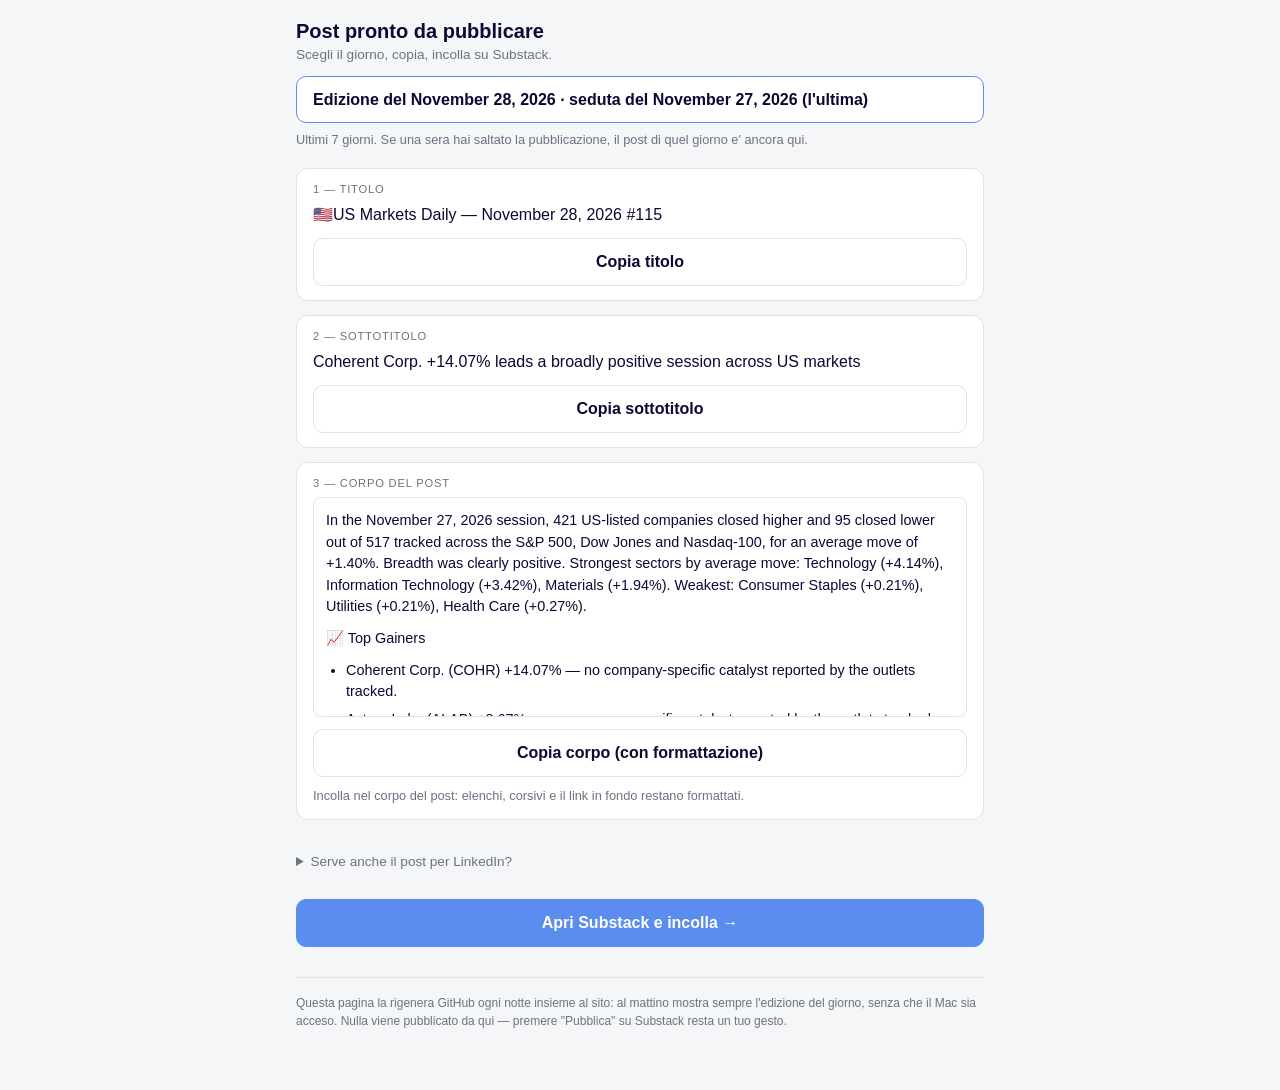
<file: editions/share.html>
<!doctype html>
<html lang="it">
<head>
<meta charset="utf-8">
<title>Post pronto — November 28, 2026</title>
<meta name="viewport" content="width=device-width, initial-scale=1">
<meta name="robots" content="noindex">
<style>
  :root {
    --bg:#0b0d12; --panel:#12151c; --border:#262b36; --text:#e8eaed;
    --muted:#8a90a0; --accent:#5b8def; --ok:#22c55e;
  }
  @media (prefers-color-scheme: light) {
    :root { --bg:#f5f6f8; --panel:#fff; --border:#e0e2e8; --text:#0a0934; --muted:#6b7280; }
  }
  * { box-sizing: border-box; }
  body { margin:0; background:var(--bg); color:var(--text); overflow-wrap:break-word;
         font-family:-apple-system,BlinkMacSystemFont,"Segoe UI",Roboto,Arial,sans-serif; }
  .wrap { max-width:720px; margin:0 auto; padding:20px 16px 60px; }
  h1 { font-size:1.25rem; margin:0 0 4px; }
  .sub { color:var(--muted); font-size:.85rem; margin-bottom:14px; }
  /* Il selettore del giorno: grande quanto un pulsante, perche' si usa col
     pollice. -webkit-appearance:none toglie lo stile di sistema di iOS, che
     altrimenti ignora sfondo e bordo. */
  .daybar { margin-bottom:18px; }
  select { width:100%; padding:14px 16px; font-size:1rem; font-weight:600;
           border-radius:10px; border:1px solid var(--accent);
           background:var(--panel); color:var(--text); -webkit-appearance:none;
           appearance:none; }
  .daybar .hint { margin-top:8px; }
  .step { background:var(--panel); border:1px solid var(--border); border-radius:12px;
          padding:14px 16px; margin-bottom:14px; }
  .step-n { font-size:.7rem; text-transform:uppercase; letter-spacing:.07em;
            color:var(--muted); margin-bottom:8px; }
  .val { font-size:1rem; line-height:1.45; margin-bottom:12px; }
  /* Il corpo e' alto: si limita in altezza con lo scroll interno, altrimenti i
     pulsanti finiscono fuori schermo e il senso della pagina (tre tap) si perde. */
  .body-preview { max-height:220px; overflow-y:auto; font-size:.9rem; line-height:1.5;
                  border:1px solid var(--border); border-radius:8px; padding:12px;
                  margin-bottom:12px; }
  .body-preview ul { padding-left:20px; margin:8px 0; }
  .body-preview li { margin-bottom:6px; }
  .body-preview p { margin:0 0 10px; }
  /* Bersagli grandi: si usa col pollice, spesso in movimento. */
  button, a.btn { display:block; width:100%; padding:14px 16px; font-size:1rem;
                  font-weight:600; border-radius:10px; border:1px solid var(--border);
                  background:var(--panel); color:var(--text); cursor:pointer;
                  text-align:center; text-decoration:none; -webkit-appearance:none; }
  button:active, a.btn:active { opacity:.7; }
  button.done { border-color:var(--ok); color:var(--ok); }
  a.btn.go { background:var(--accent); border-color:var(--accent); color:#fff;
             margin-top:22px; }
  .hint { color:var(--muted); font-size:.8rem; margin-top:10px; line-height:1.45; }
  .day[hidden] { display:none; }
  /* Un giorno diverso da quello di oggi: si segnala, per non pubblicare per
     sbaglio il post di tre giorni fa credendolo quello di stamattina. */
  .old-warning { background:var(--panel); border:1px solid var(--accent);
                 border-radius:10px; padding:12px 14px; margin-bottom:14px;
                 font-size:.85rem; line-height:1.45; }
  details { margin-top:26px; }
  summary { color:var(--muted); font-size:.85rem; cursor:pointer; padding:8px 0; }
  footer { margin-top:30px; padding-top:16px; border-top:1px solid var(--border);
           color:var(--muted); font-size:.75rem; line-height:1.5; }
</style>
</head>
<body>
<div class="wrap">
  <h1>Post pronto da pubblicare</h1>
  <div class="sub">Scegli il giorno, copia, incolla su Substack.</div>

  <div class="daybar">
    <select id="daySelect" aria-label="Scegli l'edizione">
      <option value="2026-11-28">Edizione del November 28, 2026 · seduta del November 27, 2026  (l&#x27;ultima)</option>
      <option value="2026-11-27">Edizione del November 27, 2026 · seduta del November 25, 2026</option>
      <option value="2026-11-26">Edizione del November 26, 2026 · seduta del November 25, 2026</option>
      <option value="2026-11-25">Edizione del November 25, 2026 · seduta del November 24, 2026</option>
      <option value="2026-11-24">Edizione del November 24, 2026 · seduta del November 23, 2026</option>
      <option value="2026-11-23">Edizione del November 23, 2026 · seduta del November 20, 2026</option>
      <option value="2026-11-22">Edizione del November 22, 2026 · notizie del November 21, 2026</option>
    </select>
    <div class="hint">Ultimi 7 giorni. Se una sera hai saltato la
      pubblicazione, il post di quel giorno e' ancora qui.</div>
  </div>

  <div class="day" data-day="2026-11-28">
    <div class="step">
      <div class="step-n">1 — Titolo</div>
      <div class="val f-title">🇺🇸US Markets Daily — November 28, 2026 #115</div>
      <button data-copy="f-title">Copia titolo</button>
    </div>

    <div class="step">
      <div class="step-n">2 — Sottotitolo</div>
      <div class="val f-subtitle">Coherent Corp. +14.07% leads a broadly positive session across US markets</div>
      <button data-copy="f-subtitle">Copia sottotitolo</button>
    </div>

    <div class="step">
      <div class="step-n">3 — Corpo del post</div>
      <div class="body-preview f-body"><p>In the November 27, 2026 session, 421 US-listed companies closed higher and 95 closed lower out of 517 tracked across the S&amp;P 500, Dow Jones and Nasdaq-100, for an average move of +1.40%. Breadth was clearly positive. Strongest sectors by average move: Technology (+4.14%), Information Technology (+3.42%), Materials (+1.94%). Weakest: Consumer Staples (+0.21%), Utilities (+0.21%), Health Care (+0.27%).</p>

<p>📈 Top Gainers</p>
<ul>
  <li>Coherent Corp. (COHR) +14.07% — no company-specific catalyst reported by the outlets tracked.</li>
  <li>Astera Labs (ALAB) +8.67% — no company-specific catalyst reported by the outlets tracked.</li>
  <li>Rocket Lab (RKLB) +8.21% — no company-specific catalyst reported by the outlets tracked.</li>
  <li>Lumentum (LITE) +7.98% — no company-specific catalyst reported by the outlets tracked.</li>
  <li>Seagate Technology (STX) +7.90% — no company-specific catalyst reported by the outlets tracked.</li>
  <li>Micron Technology (MU) +7.60% — no company-specific catalyst reported by the outlets tracked.</li>
</ul>

<p>📉 Top Decliners</p>
<ul>
  <li>Vertex Pharmaceuticals (VRTX) -5.24% — no company-specific catalyst reported by the outlets tracked.</li>
  <li>Insulet Corporation (PODD) -2.65% — no company-specific catalyst reported by the outlets tracked.</li>
  <li>J.M. Smucker Company (The) (SJM) -2.46% — no company-specific catalyst reported by the outlets tracked.</li>
  <li>Dollar Tree (DLTR) -2.42% — no company-specific catalyst reported by the outlets tracked.</li>
  <li>GoDaddy (GDDY) -1.97% — no company-specific catalyst reported by the outlets tracked.</li>
  <li>eBay Inc. (EBAY) -1.91% — no company-specific catalyst reported by the outlets tracked.</li>
</ul>

<p><em>This newsletter reports on publicly available market news for informational and educational purposes only. It does not constitute investment, financial, or trading advice. Always do your own research.</em></p>

<p>🔗 Tap the link below for a deeper look at US markets news from
yesterday's session, November 27<br>
<a href="https://maxodave.github.io/us-markets-daily/">https://maxodave.github.io/us-markets-daily/</a></p>
</div>
      <button data-copy="f-body" data-rich="1">Copia corpo (con formattazione)</button>
      <div class="hint">Incolla nel corpo del post: elenchi, corsivi e il link in
        fondo restano formattati.</div>
    </div>

    <details>
      <summary>Serve anche il post per LinkedIn?</summary>
      <div class="step" style="margin-top:12px">
        <div class="step-n">Testo LinkedIn</div>
        <div class="body-preview f-linkedin" style="white-space:pre-wrap">🇺🇸 US Markets Daily — November 28, 2026 #115

In the November 27, 2026 session, 421 US-listed companies closed higher and 95 closed lower out of 517 tracked across the S&amp;P 500, Dow Jones and Nasdaq-100, for an average move of +1.40%. Breadth was clearly positive. Strongest sectors by average move: Technology (+4.14%), Information Technology (+3.42%), Materials (+1.94%). Weakest: Consumer Staples (+0.21%), Utilities (+0.21%), Health Care (+0.27%).

📈 Top Gainers
• Coherent Corp. (COHR) +14.07% — no company-specific catalyst reported by the outlets tracked.
• Astera Labs (ALAB) +8.67% — no company-specific catalyst reported by the outlets tracked.
• Rocket Lab (RKLB) +8.21% — no company-specific catalyst reported by the outlets tracked.
• Lumentum (LITE) +7.98% — no company-specific catalyst reported by the outlets tracked.
• Seagate Technology (STX) +7.90% — no company-specific catalyst reported by the outlets tracked.
• Micron Technology (MU) +7.60% — no company-specific catalyst reported by the outlets tracked.

📉 Top Decliners
• Vertex Pharmaceuticals (VRTX) -5.24% — no company-specific catalyst reported by the outlets tracked.
• Insulet Corporation (PODD) -2.65% — no company-specific catalyst reported by the outlets tracked.
• J.M. Smucker Company (The) (SJM) -2.46% — no company-specific catalyst reported by the outlets tracked.
• Dollar Tree (DLTR) -2.42% — no company-specific catalyst reported by the outlets tracked.
• GoDaddy (GDDY) -1.97% — no company-specific catalyst reported by the outlets tracked.
• eBay Inc. (EBAY) -1.91% — no company-specific catalyst reported by the outlets tracked.

This newsletter reports on publicly available market news for informational and educational purposes only. It does not constitute investment, financial, or trading advice. Always do your own research.

#StockMarket #SP500 #Markets #Earnings #WallStreet

🔗 Tap the link below for a deeper look at US markets news from yesterday&#x27;s session, November 27
https://maxodave.github.io/us-markets-daily/</div>
        <button data-copy="f-linkedin">Copia testo LinkedIn</button>
        <div class="hint">LinkedIn non interpreta la formattazione: questo si copia
          come testo semplice, com'e'.</div>
      </div>
    </details>
  </div>

  <div class="day" data-day="2026-11-27">
    <div class="old-warning">Stai guardando l'edizione del <b>November 27, 2026</b>, non l'ultima. Se cercavi quella di oggi, scegli la prima voce del menu.</div>
    <div class="step">
      <div class="step-n">1 — Titolo</div>
      <div class="val f-title">🇺🇸US Markets Daily — November 27, 2026 #114</div>
      <button data-copy="f-title">Copia titolo</button>
    </div>

    <div class="step">
      <div class="step-n">2 — Sottotitolo</div>
      <div class="val f-subtitle">HP Inc. +11.49% leads a broadly positive session across US markets</div>
      <button data-copy="f-subtitle">Copia sottotitolo</button>
    </div>

    <div class="step">
      <div class="step-n">3 — Corpo del post</div>
      <div class="body-preview f-body"><p>In the November 25, 2026 session, 380 US-listed companies closed higher and 133 closed lower out of 517 tracked across the S&amp;P 500, Dow Jones and Nasdaq-100, for an average move of +0.80%. Breadth was clearly positive. Strongest sectors by average move: Materials (+2.10%), Energy (+1.55%), Real Estate (+1.25%). Weakest: Health Care (-0.17%), Technology (+0.04%), Information Technology (+0.45%).</p>

<p>📈 Top Gainers</p>
<ul>
  <li>HP Inc. (HPQ) +11.49% — no company-specific catalyst reported by the outlets tracked.</li>
  <li>Charter Communications (CHTR) +8.39% — no company-specific catalyst reported by the outlets tracked.</li>
  <li>Axon Enterprise (AXON) +7.43% — no company-specific catalyst reported by the outlets tracked.</li>
  <li>CDW Corporation (CDW) +6.59% — no company-specific catalyst reported by the outlets tracked.</li>
  <li>Analog Devices (ADI) +6.44% — U.S. Markets Ended Tuesday Mixed As Kymera Therapeutics Led, Analog Devices Lagged (Barron&#x27;s)</li>
  <li>Expand Energy (EXE) +5.75% — no company-specific catalyst reported by the outlets tracked.</li>
</ul>

<p>📉 Top Decliners</p>
<ul>
  <li>Lam Research (LRCX) -5.68% — no company-specific catalyst reported by the outlets tracked.</li>
  <li>Oracle Corporation (ORCL) -5.13% — Oracle Bonds Yield a Towering 9% on Debt and Data-Center Concerns. Are They a Buy? (Barron&#x27;s)</li>
  <li>Micron Technology (MU) -4.53% — Micron May Now Face a Threat From Two Chinese Rivals but Shouldn’t Sweat It (Barron&#x27;s)</li>
  <li>Datadog (DDOG) -4.31% — no company-specific catalyst reported by the outlets tracked.</li>
  <li>Jacobs Solutions (J) -4.27% — no company-specific catalyst reported by the outlets tracked.</li>
  <li>Quanta Services (PWR) -4.10% — no company-specific catalyst reported by the outlets tracked.</li>
</ul>

<p><em>Sources: Barron&#x27;s.</em></p>

<p><em>This newsletter reports on publicly available market news for informational and educational purposes only. It does not constitute investment, financial, or trading advice. Always do your own research.</em></p>

<p>🔗 Tap the link below for a deeper look at US markets news from
yesterday's session, November 25<br>
<a href="https://maxodave.github.io/us-markets-daily/">https://maxodave.github.io/us-markets-daily/</a></p>
</div>
      <button data-copy="f-body" data-rich="1">Copia corpo (con formattazione)</button>
      <div class="hint">Incolla nel corpo del post: elenchi, corsivi e il link in
        fondo restano formattati.</div>
    </div>

    <details>
      <summary>Serve anche il post per LinkedIn?</summary>
      <div class="step" style="margin-top:12px">
        <div class="step-n">Testo LinkedIn</div>
        <div class="body-preview f-linkedin" style="white-space:pre-wrap">🇺🇸 US Markets Daily — November 27, 2026 #114

In the November 25, 2026 session, 380 US-listed companies closed higher and 133 closed lower out of 517 tracked across the S&amp;P 500, Dow Jones and Nasdaq-100, for an average move of +0.80%. Breadth was clearly positive. Strongest sectors by average move: Materials (+2.10%), Energy (+1.55%), Real Estate (+1.25%). Weakest: Health Care (-0.17%), Technology (+0.04%), Information Technology (+0.45%).

📈 Top Gainers
• HP Inc. (HPQ) +11.49% — no company-specific catalyst reported by the outlets tracked.
• Charter Communications (CHTR) +8.39% — no company-specific catalyst reported by the outlets tracked.
• Axon Enterprise (AXON) +7.43% — no company-specific catalyst reported by the outlets tracked.
• CDW Corporation (CDW) +6.59% — no company-specific catalyst reported by the outlets tracked.
• Analog Devices (ADI) +6.44% — U.S. Markets Ended Tuesday Mixed As Kymera Therapeutics Led, Analog Devices Lagged (Barron&#x27;s)
• Expand Energy (EXE) +5.75% — no company-specific catalyst reported by the outlets tracked.

📉 Top Decliners
• Lam Research (LRCX) -5.68% — no company-specific catalyst reported by the outlets tracked.
• Oracle Corporation (ORCL) -5.13% — Oracle Bonds Yield a Towering 9% on Debt and Data-Center Concerns. Are They a Buy? (Barron&#x27;s)
• Micron Technology (MU) -4.53% — Micron May Now Face a Threat From Two Chinese Rivals but Shouldn’t Sweat It (Barron&#x27;s)
• Datadog (DDOG) -4.31% — no company-specific catalyst reported by the outlets tracked.
• Jacobs Solutions (J) -4.27% — no company-specific catalyst reported by the outlets tracked.
• Quanta Services (PWR) -4.10% — no company-specific catalyst reported by the outlets tracked.

This newsletter reports on publicly available market news for informational and educational purposes only. It does not constitute investment, financial, or trading advice. Always do your own research.

#StockMarket #SP500 #Markets #Earnings #WallStreet

🔗 Tap the link below for a deeper look at US markets news from yesterday&#x27;s session, November 25
https://maxodave.github.io/us-markets-daily/</div>
        <button data-copy="f-linkedin">Copia testo LinkedIn</button>
        <div class="hint">LinkedIn non interpreta la formattazione: questo si copia
          come testo semplice, com'e'.</div>
      </div>
    </details>
  </div>

  <div class="day" data-day="2026-11-26">
    <div class="old-warning">Stai guardando l'edizione del <b>November 26, 2026</b>, non l'ultima. Se cercavi quella di oggi, scegli la prima voce del menu.</div>
    <div class="step">
      <div class="step-n">1 — Titolo</div>
      <div class="val f-title">🇺🇸US Markets Daily — November 26, 2026 #113</div>
      <button data-copy="f-title">Copia titolo</button>
    </div>

    <div class="step">
      <div class="step-n">2 — Sottotitolo</div>
      <div class="val f-subtitle">HP Inc. +11.49% leads a broadly positive session across US markets</div>
      <button data-copy="f-subtitle">Copia sottotitolo</button>
    </div>

    <div class="step">
      <div class="step-n">3 — Corpo del post</div>
      <div class="body-preview f-body"><p>In the November 25, 2026 session, 380 US-listed companies closed higher and 133 closed lower out of 517 tracked across the S&amp;P 500, Dow Jones and Nasdaq-100, for an average move of +0.80%. Breadth was clearly positive. Strongest sectors by average move: Materials (+2.10%), Energy (+1.55%), Real Estate (+1.25%). Weakest: Health Care (-0.17%), Technology (+0.04%), Information Technology (+0.45%).</p>

<p>📈 Top Gainers</p>
<ul>
  <li>HP Inc. (HPQ) +11.49% — no company-specific catalyst reported by the outlets tracked.</li>
  <li>Charter Communications (CHTR) +8.39% — no company-specific catalyst reported by the outlets tracked.</li>
  <li>Axon Enterprise (AXON) +7.43% — no company-specific catalyst reported by the outlets tracked.</li>
  <li>CDW Corporation (CDW) +6.59% — no company-specific catalyst reported by the outlets tracked.</li>
  <li>Analog Devices (ADI) +6.44% — U.S. Markets Ended Tuesday Mixed As Kymera Therapeutics Led, Analog Devices Lagged (Barron&#x27;s)</li>
  <li>Expand Energy (EXE) +5.75% — no company-specific catalyst reported by the outlets tracked.</li>
</ul>

<p>📉 Top Decliners</p>
<ul>
  <li>Lam Research (LRCX) -5.68% — no company-specific catalyst reported by the outlets tracked.</li>
  <li>Oracle Corporation (ORCL) -5.13% — Oracle, CoreWeave and other tech stocks bounce back after selloff (MarketWatch)</li>
  <li>Micron Technology (MU) -4.53% — Micron Stock and Other Memory Plays Will Bear the Brunt of This AI Pain (Barron&#x27;s)</li>
  <li>Datadog (DDOG) -4.31% — no company-specific catalyst reported by the outlets tracked.</li>
  <li>Jacobs Solutions (J) -4.27% — no company-specific catalyst reported by the outlets tracked.</li>
  <li>Quanta Services (PWR) -4.10% — no company-specific catalyst reported by the outlets tracked.</li>
</ul>

<p><em>Sources: Barron&#x27;s, MarketWatch.</em></p>

<p><em>This newsletter reports on publicly available market news for informational and educational purposes only. It does not constitute investment, financial, or trading advice. Always do your own research.</em></p>

<p>🔗 Tap the link below for a deeper look at US markets news from
yesterday's session, November 25<br>
<a href="https://maxodave.github.io/us-markets-daily/">https://maxodave.github.io/us-markets-daily/</a></p>
</div>
      <button data-copy="f-body" data-rich="1">Copia corpo (con formattazione)</button>
      <div class="hint">Incolla nel corpo del post: elenchi, corsivi e il link in
        fondo restano formattati.</div>
    </div>

    <details>
      <summary>Serve anche il post per LinkedIn?</summary>
      <div class="step" style="margin-top:12px">
        <div class="step-n">Testo LinkedIn</div>
        <div class="body-preview f-linkedin" style="white-space:pre-wrap">🇺🇸 US Markets Daily — November 26, 2026 #113

In the November 25, 2026 session, 380 US-listed companies closed higher and 133 closed lower out of 517 tracked across the S&amp;P 500, Dow Jones and Nasdaq-100, for an average move of +0.80%. Breadth was clearly positive. Strongest sectors by average move: Materials (+2.10%), Energy (+1.55%), Real Estate (+1.25%). Weakest: Health Care (-0.17%), Technology (+0.04%), Information Technology (+0.45%).

📈 Top Gainers
• HP Inc. (HPQ) +11.49% — no company-specific catalyst reported by the outlets tracked.
• Charter Communications (CHTR) +8.39% — no company-specific catalyst reported by the outlets tracked.
• Axon Enterprise (AXON) +7.43% — no company-specific catalyst reported by the outlets tracked.
• CDW Corporation (CDW) +6.59% — no company-specific catalyst reported by the outlets tracked.
• Analog Devices (ADI) +6.44% — U.S. Markets Ended Tuesday Mixed As Kymera Therapeutics Led, Analog Devices Lagged (Barron&#x27;s)
• Expand Energy (EXE) +5.75% — no company-specific catalyst reported by the outlets tracked.

📉 Top Decliners
• Lam Research (LRCX) -5.68% — no company-specific catalyst reported by the outlets tracked.
• Oracle Corporation (ORCL) -5.13% — Oracle, CoreWeave and other tech stocks bounce back after selloff (MarketWatch)
• Micron Technology (MU) -4.53% — Micron Stock and Other Memory Plays Will Bear the Brunt of This AI Pain (Barron&#x27;s)
• Datadog (DDOG) -4.31% — no company-specific catalyst reported by the outlets tracked.
• Jacobs Solutions (J) -4.27% — no company-specific catalyst reported by the outlets tracked.
• Quanta Services (PWR) -4.10% — no company-specific catalyst reported by the outlets tracked.

This newsletter reports on publicly available market news for informational and educational purposes only. It does not constitute investment, financial, or trading advice. Always do your own research.

#StockMarket #SP500 #Markets #Earnings #WallStreet

🔗 Tap the link below for a deeper look at US markets news from yesterday&#x27;s session, November 25
https://maxodave.github.io/us-markets-daily/</div>
        <button data-copy="f-linkedin">Copia testo LinkedIn</button>
        <div class="hint">LinkedIn non interpreta la formattazione: questo si copia
          come testo semplice, com'e'.</div>
      </div>
    </details>
  </div>

  <div class="day" data-day="2026-11-25">
    <div class="old-warning">Stai guardando l'edizione del <b>November 25, 2026</b>, non l'ultima. Se cercavi quella di oggi, scegli la prima voce del menu.</div>
    <div class="step">
      <div class="step-n">1 — Titolo</div>
      <div class="val f-title">🇺🇸US Markets Daily — November 25, 2026 #112</div>
      <button data-copy="f-title">Copia titolo</button>
    </div>

    <div class="step">
      <div class="step-n">2 — Sottotitolo</div>
      <div class="val f-subtitle">Dollar Tree +11.18% leads a broadly positive session across US markets</div>
      <button data-copy="f-subtitle">Copia sottotitolo</button>
    </div>

    <div class="step">
      <div class="step-n">3 — Corpo del post</div>
      <div class="body-preview f-body"><p>In the November 24, 2026 session, 351 US-listed companies closed higher and 166 closed lower out of 518 tracked across the S&amp;P 500, Dow Jones and Nasdaq-100, for an average move of +0.19%. Breadth was clearly positive. Strongest sectors by average move: Health Care (+2.36%), Communication Services (+1.62%), Consumer Discretionary (+1.55%). Weakest: Technology (-5.92%), Information Technology (-3.58%), Industrials (-0.30%).</p>

<p>📈 Top Gainers</p>
<ul>
  <li>Dollar Tree (DLTR) +11.18% — no company-specific catalyst reported by the outlets tracked.</li>
  <li>CoStar Group (CSGP) +8.08% — CoStar Group Inc. stock rises Tuesday, outperforms market (MarketWatch)</li>
  <li>Moderna (MRNA) +7.21% — Moderna’s 650% Surge Gives Bespoke Vaccine Little Room for Error (Bloomberg.com)</li>
  <li>Charter Communications (CHTR) +6.21% — no company-specific catalyst reported by the outlets tracked.</li>
  <li>Nike, Inc. (NKE) +5.89% — no company-specific catalyst reported by the outlets tracked.</li>
  <li>International Paper (IP) +5.66% — no company-specific catalyst reported by the outlets tracked.</li>
</ul>

<p>📉 Top Decliners</p>
<ul>
  <li>Analog Devices (ADI) -17.37% — U.S. Markets Ended Tuesday Mixed As Kymera Therapeutics Led, Analog Devices Lagged (Barron&#x27;s)</li>
  <li>Hewlett Packard Enterprise (HPE) -16.31% — no company-specific catalyst reported by the outlets tracked.</li>
  <li>Astera Labs (ALAB) -13.88% — Chart of the Day: Astera Labs, A Beaten Down Semiconductor Gem (Barron&#x27;s)</li>
  <li>CoreWeave (CRWV) -11.85% — Oracle and CoreWeave stocks stage big gains as investors bet the AI cash will keep flowing (MarketWatch)</li>
  <li>Dell Technologies (DELL) -11.83% — Dell’s stock rises as the AI boom helps sales more than double (MarketWatch)</li>
  <li>Texas Instruments (TXN) -11.25% — I&#x27;m buying Texas Instruments after the chip sell-off. Here&#x27;s why I see growth and income (CNBC)</li>
</ul>

<p><em>Sources: Barron&#x27;s, Bloomberg.com, CNBC, MarketWatch.</em></p>

<p><em>This newsletter reports on publicly available market news for informational and educational purposes only. It does not constitute investment, financial, or trading advice. Always do your own research.</em></p>

<p>🔗 Tap the link below for a deeper look at US markets news from
yesterday's session, November 24<br>
<a href="https://maxodave.github.io/us-markets-daily/">https://maxodave.github.io/us-markets-daily/</a></p>
</div>
      <button data-copy="f-body" data-rich="1">Copia corpo (con formattazione)</button>
      <div class="hint">Incolla nel corpo del post: elenchi, corsivi e il link in
        fondo restano formattati.</div>
    </div>

    <details>
      <summary>Serve anche il post per LinkedIn?</summary>
      <div class="step" style="margin-top:12px">
        <div class="step-n">Testo LinkedIn</div>
        <div class="body-preview f-linkedin" style="white-space:pre-wrap">🇺🇸 US Markets Daily — November 25, 2026 #112

In the November 24, 2026 session, 351 US-listed companies closed higher and 166 closed lower out of 518 tracked across the S&amp;P 500, Dow Jones and Nasdaq-100, for an average move of +0.19%. Breadth was clearly positive. Strongest sectors by average move: Health Care (+2.36%), Communication Services (+1.62%), Consumer Discretionary (+1.55%). Weakest: Technology (-5.92%), Information Technology (-3.58%), Industrials (-0.30%).

📈 Top Gainers
• Dollar Tree (DLTR) +11.18% — no company-specific catalyst reported by the outlets tracked.
• CoStar Group (CSGP) +8.08% — CoStar Group Inc. stock rises Tuesday, outperforms market (MarketWatch)
• Moderna (MRNA) +7.21% — Moderna’s 650% Surge Gives Bespoke Vaccine Little Room for Error (Bloomberg.com)
• Charter Communications (CHTR) +6.21% — no company-specific catalyst reported by the outlets tracked.
• Nike, Inc. (NKE) +5.89% — no company-specific catalyst reported by the outlets tracked.
• International Paper (IP) +5.66% — no company-specific catalyst reported by the outlets tracked.

📉 Top Decliners
• Analog Devices (ADI) -17.37% — U.S. Markets Ended Tuesday Mixed As Kymera Therapeutics Led, Analog Devices Lagged (Barron&#x27;s)
• Hewlett Packard Enterprise (HPE) -16.31% — no company-specific catalyst reported by the outlets tracked.
• Astera Labs (ALAB) -13.88% — Chart of the Day: Astera Labs, A Beaten Down Semiconductor Gem (Barron&#x27;s)
• CoreWeave (CRWV) -11.85% — Oracle and CoreWeave stocks stage big gains as investors bet the AI cash will keep flowing (MarketWatch)
• Dell Technologies (DELL) -11.83% — Dell’s stock rises as the AI boom helps sales more than double (MarketWatch)
• Texas Instruments (TXN) -11.25% — I&#x27;m buying Texas Instruments after the chip sell-off. Here&#x27;s why I see growth and income (CNBC)

This newsletter reports on publicly available market news for informational and educational purposes only. It does not constitute investment, financial, or trading advice. Always do your own research.

#StockMarket #SP500 #Markets #Earnings #WallStreet

🔗 Tap the link below for a deeper look at US markets news from yesterday&#x27;s session, November 24
https://maxodave.github.io/us-markets-daily/</div>
        <button data-copy="f-linkedin">Copia testo LinkedIn</button>
        <div class="hint">LinkedIn non interpreta la formattazione: questo si copia
          come testo semplice, com'e'.</div>
      </div>
    </details>
  </div>

  <div class="day" data-day="2026-11-24">
    <div class="old-warning">Stai guardando l'edizione del <b>November 24, 2026</b>, non l'ultima. Se cercavi quella di oggi, scegli la prima voce del menu.</div>
    <div class="step">
      <div class="step-n">1 — Titolo</div>
      <div class="val f-title">🇺🇸US Markets Daily — November 24, 2026 #111</div>
      <button data-copy="f-title">Copia titolo</button>
    </div>

    <div class="step">
      <div class="step-n">2 — Sottotitolo</div>
      <div class="val f-subtitle">Nvidia +31.48% leads a broadly positive session across US markets</div>
      <button data-copy="f-subtitle">Copia sottotitolo</button>
    </div>

    <div class="step">
      <div class="step-n">3 — Corpo del post</div>
      <div class="body-preview f-body"><p>In the November 23, 2026 session, 433 US-listed companies closed higher and 84 closed lower out of 518 tracked across the S&amp;P 500, Dow Jones and Nasdaq-100, for an average move of +3.15%. Breadth was clearly positive. Strongest sectors by average move: Technology (+12.57%), Information Technology (+7.97%), Industrials (+3.74%). Weakest: Energy (-0.98%), Consumer Staples (-0.26%), Real Estate (+1.14%).</p>

<p>📈 Top Gainers</p>
<ul>
  <li>Nvidia (NVDA) +31.48% — Jensen Huang is ‘too big to fire,’ putting Nvidia’s governance in focus: analysts (CNBC)</li>
  <li>Astera Labs (ALAB) +23.16% — no company-specific catalyst reported by the outlets tracked.</li>
  <li>CoreWeave (CRWV) +22.32% — Oracle and CoreWeave stocks stage big gains as investors bet the AI cash will keep flowing (MarketWatch)</li>
  <li>Dell Technologies (DELL) +20.46% — no company-specific catalyst reported by the outlets tracked.</li>
  <li>Nebius Group (NBIS) +20.28% — no company-specific catalyst reported by the outlets tracked.</li>
  <li>Micron Technology (MU) +19.04% — Micron Stock Jumps 19%. Why the Rally Has Legs. (Barron&#x27;s)</li>
</ul>

<p>📉 Top Decliners</p>
<ul>
  <li>CrowdStrike (CRWD) -8.92% — CrowdStrike CEO defends Zscaler acquisition, calls it a &#x27;winning combination&#x27; (CNBC)</li>
  <li>International Paper (IP) -4.55% — no company-specific catalyst reported by the outlets tracked.</li>
  <li>Elevance Health (ELV) -3.78% — no company-specific catalyst reported by the outlets tracked.</li>
  <li>Brown–Forman (BF.B) -3.64% — no company-specific catalyst reported by the outlets tracked.</li>
  <li>Texas Pacific Land Corporation (TPL) -3.50% — Texas Pacific Land Agrees to Buy EagleRock in $3 Billion Deal (Bloomberg.com)</li>
  <li>Tyson Foods (TSN) -3.33% — no company-specific catalyst reported by the outlets tracked.</li>
</ul>

<p><em>Sources: Barron&#x27;s, Bloomberg.com, CNBC, MarketWatch.</em></p>

<p><em>This newsletter reports on publicly available market news for informational and educational purposes only. It does not constitute investment, financial, or trading advice. Always do your own research.</em></p>

<p>🔗 Tap the link below for a deeper look at US markets news from
yesterday's session, November 23<br>
<a href="https://maxodave.github.io/us-markets-daily/">https://maxodave.github.io/us-markets-daily/</a></p>
</div>
      <button data-copy="f-body" data-rich="1">Copia corpo (con formattazione)</button>
      <div class="hint">Incolla nel corpo del post: elenchi, corsivi e il link in
        fondo restano formattati.</div>
    </div>

    <details>
      <summary>Serve anche il post per LinkedIn?</summary>
      <div class="step" style="margin-top:12px">
        <div class="step-n">Testo LinkedIn</div>
        <div class="body-preview f-linkedin" style="white-space:pre-wrap">🇺🇸 US Markets Daily — November 24, 2026 #111

In the November 23, 2026 session, 433 US-listed companies closed higher and 84 closed lower out of 518 tracked across the S&amp;P 500, Dow Jones and Nasdaq-100, for an average move of +3.15%. Breadth was clearly positive. Strongest sectors by average move: Technology (+12.57%), Information Technology (+7.97%), Industrials (+3.74%). Weakest: Energy (-0.98%), Consumer Staples (-0.26%), Real Estate (+1.14%).

📈 Top Gainers
• Nvidia (NVDA) +31.48% — Jensen Huang is ‘too big to fire,’ putting Nvidia’s governance in focus: analysts (CNBC)
• Astera Labs (ALAB) +23.16% — no company-specific catalyst reported by the outlets tracked.
• CoreWeave (CRWV) +22.32% — Oracle and CoreWeave stocks stage big gains as investors bet the AI cash will keep flowing (MarketWatch)
• Dell Technologies (DELL) +20.46% — no company-specific catalyst reported by the outlets tracked.
• Nebius Group (NBIS) +20.28% — no company-specific catalyst reported by the outlets tracked.
• Micron Technology (MU) +19.04% — Micron Stock Jumps 19%. Why the Rally Has Legs. (Barron&#x27;s)

📉 Top Decliners
• CrowdStrike (CRWD) -8.92% — CrowdStrike CEO defends Zscaler acquisition, calls it a &#x27;winning combination&#x27; (CNBC)
• International Paper (IP) -4.55% — no company-specific catalyst reported by the outlets tracked.
• Elevance Health (ELV) -3.78% — no company-specific catalyst reported by the outlets tracked.
• Brown–Forman (BF.B) -3.64% — no company-specific catalyst reported by the outlets tracked.
• Texas Pacific Land Corporation (TPL) -3.50% — Texas Pacific Land Agrees to Buy EagleRock in $3 Billion Deal (Bloomberg.com)
• Tyson Foods (TSN) -3.33% — no company-specific catalyst reported by the outlets tracked.

This newsletter reports on publicly available market news for informational and educational purposes only. It does not constitute investment, financial, or trading advice. Always do your own research.

#StockMarket #SP500 #Markets #Earnings #WallStreet

🔗 Tap the link below for a deeper look at US markets news from yesterday&#x27;s session, November 23
https://maxodave.github.io/us-markets-daily/</div>
        <button data-copy="f-linkedin">Copia testo LinkedIn</button>
        <div class="hint">LinkedIn non interpreta la formattazione: questo si copia
          come testo semplice, com'e'.</div>
      </div>
    </details>
  </div>

  <div class="day" data-day="2026-11-23">
    <div class="old-warning">Stai guardando l'edizione del <b>November 23, 2026</b>, non l'ultima. Se cercavi quella di oggi, scegli la prima voce del menu.</div>
    <div class="step">
      <div class="step-n">1 — Titolo</div>
      <div class="val f-title">🇺🇸US Markets Daily — November 23, 2026 #110</div>
      <button data-copy="f-title">Copia titolo</button>
    </div>

    <div class="step">
      <div class="step-n">2 — Sottotitolo</div>
      <div class="val f-subtitle">Global Payments +9.95% leads a broadly negative session across US markets</div>
      <button data-copy="f-subtitle">Copia sottotitolo</button>
    </div>

    <div class="step">
      <div class="step-n">3 — Corpo del post</div>
      <div class="body-preview f-body"><p>In the November 20, 2026 session, 123 US-listed companies closed higher and 391 closed lower out of 518 tracked across the S&amp;P 500, Dow Jones and Nasdaq-100, for an average move of -2.40%. Breadth was clearly negative. Strongest sectors by average move: Consumer Staples (+0.57%), Real Estate (-0.69%), Utilities (-0.73%). Weakest: Technology (-9.03%), Information Technology (-6.34%), Industrials (-2.93%).</p>

<p>📈 Top Gainers</p>
<ul>
  <li>Global Payments (GPN) +9.95% — GTCR explores potential takeover of payments firm Global Payments (Reuters)</li>
  <li>General Mills (GIS) +3.65% — no company-specific catalyst reported by the outlets tracked.</li>
  <li>McCormick &amp; Company (MKC) +3.43% — no company-specific catalyst reported by the outlets tracked.</li>
  <li>HCA Healthcare (HCA) +3.31% — no company-specific catalyst reported by the outlets tracked.</li>
  <li>CoStar Group (CSGP) +3.17% — no company-specific catalyst reported by the outlets tracked.</li>
  <li>Cognizant (CTSH) +3.11% — no company-specific catalyst reported by the outlets tracked.</li>
</ul>

<p>📉 Top Decliners</p>
<ul>
  <li>Nebius Group (NBIS) -16.11% — no company-specific catalyst reported by the outlets tracked.</li>
  <li>Bloom Energy (BE) -15.30% — no company-specific catalyst reported by the outlets tracked.</li>
  <li>Astera Labs (ALAB) -14.77% — Eye on oversold opportunities: Jay Woods on Applied Digital, Astera Labs and Robinhood (CNBC)</li>
  <li>Arm Holdings (ARM) -14.09% — no company-specific catalyst reported by the outlets tracked.</li>
  <li>Nvidia (NVDA) -14.01% — Nvidia Reports Faster Growth, Says Jensen Huang Won’t Return as CEO (WSJ)</li>
  <li>Lumentum (LITE) -13.94% — The combination with Marvell is going to be very powerful, says Lumentum CEO Hurlston (CNBC)</li>
</ul>

<p><em>Sources: CNBC, Reuters, WSJ.</em></p>

<p><em>This newsletter reports on publicly available market news for informational and educational purposes only. It does not constitute investment, financial, or trading advice. Always do your own research.</em></p>

<p>🔗 Tap the link below for a deeper look at US markets news from
yesterday's session, November 20<br>
<a href="https://maxodave.github.io/us-markets-daily/">https://maxodave.github.io/us-markets-daily/</a></p>
</div>
      <button data-copy="f-body" data-rich="1">Copia corpo (con formattazione)</button>
      <div class="hint">Incolla nel corpo del post: elenchi, corsivi e il link in
        fondo restano formattati.</div>
    </div>

    <details>
      <summary>Serve anche il post per LinkedIn?</summary>
      <div class="step" style="margin-top:12px">
        <div class="step-n">Testo LinkedIn</div>
        <div class="body-preview f-linkedin" style="white-space:pre-wrap">🇺🇸 US Markets Daily — November 23, 2026 #110

In the November 20, 2026 session, 123 US-listed companies closed higher and 391 closed lower out of 518 tracked across the S&amp;P 500, Dow Jones and Nasdaq-100, for an average move of -2.40%. Breadth was clearly negative. Strongest sectors by average move: Consumer Staples (+0.57%), Real Estate (-0.69%), Utilities (-0.73%). Weakest: Technology (-9.03%), Information Technology (-6.34%), Industrials (-2.93%).

📈 Top Gainers
• Global Payments (GPN) +9.95% — GTCR explores potential takeover of payments firm Global Payments (Reuters)
• General Mills (GIS) +3.65% — no company-specific catalyst reported by the outlets tracked.
• McCormick &amp; Company (MKC) +3.43% — no company-specific catalyst reported by the outlets tracked.
• HCA Healthcare (HCA) +3.31% — no company-specific catalyst reported by the outlets tracked.
• CoStar Group (CSGP) +3.17% — no company-specific catalyst reported by the outlets tracked.
• Cognizant (CTSH) +3.11% — no company-specific catalyst reported by the outlets tracked.

📉 Top Decliners
• Nebius Group (NBIS) -16.11% — no company-specific catalyst reported by the outlets tracked.
• Bloom Energy (BE) -15.30% — no company-specific catalyst reported by the outlets tracked.
• Astera Labs (ALAB) -14.77% — Eye on oversold opportunities: Jay Woods on Applied Digital, Astera Labs and Robinhood (CNBC)
• Arm Holdings (ARM) -14.09% — no company-specific catalyst reported by the outlets tracked.
• Nvidia (NVDA) -14.01% — Nvidia Reports Faster Growth, Says Jensen Huang Won’t Return as CEO (WSJ)
• Lumentum (LITE) -13.94% — The combination with Marvell is going to be very powerful, says Lumentum CEO Hurlston (CNBC)

This newsletter reports on publicly available market news for informational and educational purposes only. It does not constitute investment, financial, or trading advice. Always do your own research.

#StockMarket #SP500 #Markets #Earnings #WallStreet

🔗 Tap the link below for a deeper look at US markets news from yesterday&#x27;s session, November 20
https://maxodave.github.io/us-markets-daily/</div>
        <button data-copy="f-linkedin">Copia testo LinkedIn</button>
        <div class="hint">LinkedIn non interpreta la formattazione: questo si copia
          come testo semplice, com'e'.</div>
      </div>
    </details>
  </div>

  <div class="day" data-day="2026-11-22">
    <div class="old-warning">Stai guardando l'edizione del <b>November 22, 2026</b>, non l'ultima. Se cercavi quella di oggi, scegli la prima voce del menu.</div>
    <div class="step">
      <div class="step-n">1 — Titolo</div>
      <div class="val f-title">🇺🇸US Markets Weekend — November 22, 2026 #109</div>
      <button data-copy="f-title">Copia titolo</button>
    </div>

    <div class="step">
      <div class="step-n">2 — Sottotitolo</div>
      <div class="val f-subtitle">November 21, 2026: ‘Nvidia’s turmoil has me spooked’: Is it time to sell my stocks and buy real estate?</div>
      <button data-copy="f-subtitle">Copia sottotitolo</button>
    </div>

    <div class="step">
      <div class="step-n">3 — Corpo del post</div>
      <div class="body-preview f-body"><p>US markets were closed on Saturday, November 21, 2026, so there is no new session to report: the last one, November 20, 2026, was covered in the previous edition and its numbers are not repeated here. This edition reads instead the 88 stories published since then by 16 outlets we track, and brings forward the 19 that matter most.</p>

<p>📰 The weekend in headlines</p>

<p><strong>Markets and macro</strong></p>

<ul>
  <li>‘Nvidia’s turmoil has me spooked’: Is it time to sell my stocks and buy real estate? (MarketWatch)</li>
  <li>I’m terrified of a market crash. Should I put $400,000 of my $1 million retirement savings into an annuity? (MarketWatch)</li>
  <li>Corporate America hunts for ‘generational’ growth in AI, trading cards and the L.A. airport (MarketWatch)</li>
</ul>

<p><strong>Crypto</strong></p>

<ul>
  <li>Bitcoin briefly drops to $17K on Kraken, exchange upholds trades (Cointelegraph)</li>
  <li>Chainflip’s losses climb to $12 million after protocol discloses 122.9 BTC theft, offers hacker bounty (The Block)</li>
  <li>The future of onchain FX could start with users, not institutional liquidity (Cointelegraph)</li>
</ul>

<p><strong>Tech</strong></p>

<ul>
  <li>Banks Have Had It Up to Here With Your AI Agent (Wired)</li>
  <li>Why data centers are at the center of the Big Tech backlash (TechCrunch)</li>
  <li>TechCrunch Mobility: A/B testing robots vs. humans (TechCrunch)</li>
</ul>

<p><strong>Italy</strong></p>

<ul>
  <li>Dal wedding dog sitter al pet detective, 18mila professionisti del benessere animale (ANSA Economia)</li>
</ul>

<p>🌙 What traded while Wall Street was closed</p>

<ul>
  <li>Crypto (trades 24/7): Bitcoin +3.98% · Ethereum +7.10% · Solana +4.21% · XRP +4.52%</li>
  <li>Index futures: S&amp;P 500 futures -0.13% · Nasdaq-100 futures -0.06% · Dow Jones futures -0.04%</li>
  <li>Commodities: Gold -0.31% · WTI crude oil -0.67%</li>
  <li>Currencies: Euro / US dollar +0.05% · US dollar index -0.02%</li>
</ul>

<p><em>Change since Friday&#x27;s US close. These are quotes on markets that stay open, not forecasts for the coming session.</em></p>

<p>👀 On the calendar</p>

<ul>
  <li>Fed’s Inflation Fight May Require More Hikes (Bloomberg)</li>
  <li>Copper Prices Are Falling. Memo to the Fed: Inflation Could Be Next. (Barron&#x27;s)</li>
  <li>Both Kevin Warsh And His Critics Mistake Rising Prices For Inflation (Forbes)</li>
</ul>

<p><em>Scheduled events and previews published by the outlets themselves — listed, not predicted.</em></p>

<p><em>Sources: ANSA Economia, Barron&#x27;s, Bloomberg, Cointelegraph, Forbes, MarketWatch, TechCrunch, The Block, Wired.</em></p>

<p><em>This newsletter reports on publicly available market news for informational and educational purposes only. It does not constitute investment, financial, or trading advice. Always do your own research.</em></p>

<p>🔗 Tap the link below for the full weekend read — every story, by theme, plus the markets that stayed open<br>
<a href="https://maxodave.github.io/us-markets-daily/">https://maxodave.github.io/us-markets-daily/</a></p>
</div>
      <button data-copy="f-body" data-rich="1">Copia corpo (con formattazione)</button>
      <div class="hint">Incolla nel corpo del post: elenchi, corsivi e il link in
        fondo restano formattati.</div>
    </div>

    <details>
      <summary>Serve anche il post per LinkedIn?</summary>
      <div class="step" style="margin-top:12px">
        <div class="step-n">Testo LinkedIn</div>
        <div class="body-preview f-linkedin" style="white-space:pre-wrap">🇺🇸 US Markets Weekend — November 22, 2026 #109

US markets were closed on Saturday, November 21, 2026, so there is no new session to report: the last one, November 20, 2026, was covered in the previous edition and its numbers are not repeated here. This edition reads instead the 88 stories published since then by 16 outlets we track, and brings forward the 19 that matter most.

📰 The weekend in headlines
Markets and macro:
• ‘Nvidia’s turmoil has me spooked’: Is it time to sell my stocks and buy real estate? (MarketWatch)
• I’m terrified of a market crash. Should I put $400,000 of my $1 million retirement savings into an annuity? (MarketWatch)
• Corporate America hunts for ‘generational’ growth in AI, trading cards and the L.A. airport (MarketWatch)
Crypto:
• Bitcoin briefly drops to $17K on Kraken, exchange upholds trades (Cointelegraph)
• Chainflip’s losses climb to $12 million after protocol discloses 122.9 BTC theft, offers hacker bounty (The Block)
• The future of onchain FX could start with users, not institutional liquidity (Cointelegraph)
Tech:
• Banks Have Had It Up to Here With Your AI Agent (Wired)
• Why data centers are at the center of the Big Tech backlash (TechCrunch)
• TechCrunch Mobility: A/B testing robots vs. humans (TechCrunch)
Italy:
• Dal wedding dog sitter al pet detective, 18mila professionisti del benessere animale (ANSA Economia)

🌙 What traded while Wall Street was closed
• Crypto (trades 24/7): Bitcoin +3.98% · Ethereum +7.10% · Solana +4.21% · XRP +4.52%
• Index futures: S&amp;P 500 futures -0.13% · Nasdaq-100 futures -0.06% · Dow Jones futures -0.04%
• Commodities: Gold -0.31% · WTI crude oil -0.67%
• Currencies: Euro / US dollar +0.05% · US dollar index -0.02%
Change since Friday&#x27;s US close. These are quotes on markets that stay open, not forecasts for the coming session.

👀 On the calendar
• Fed’s Inflation Fight May Require More Hikes (Bloomberg)
• Copper Prices Are Falling. Memo to the Fed: Inflation Could Be Next. (Barron&#x27;s)
• Both Kevin Warsh And His Critics Mistake Rising Prices For Inflation (Forbes)
Scheduled events and previews published by the outlets themselves — listed, not predicted.

This newsletter reports on publicly available market news for informational and educational purposes only. It does not constitute investment, financial, or trading advice. Always do your own research.

#StockMarket #Markets #WallStreet #WeekAhead #Crypto

🔗 Tap the link below for the full weekend read — every story, by theme, plus the markets that stayed open
https://maxodave.github.io/us-markets-daily/</div>
        <button data-copy="f-linkedin">Copia testo LinkedIn</button>
        <div class="hint">LinkedIn non interpreta la formattazione: questo si copia
          come testo semplice, com'e'.</div>
      </div>
    </details>
  </div>


  <a class="btn go" href="https://maximedaverio.substack.com/publish/post?type=newsletter" target="_blank" rel="noopener">
    Apri Substack e incolla &rarr;
  </a>

  <footer>
    Questa pagina la rigenera GitHub ogni notte insieme al sito: al mattino mostra
    sempre l'edizione del giorno, senza che il Mac sia acceso.
    Nulla viene pubblicato da qui — premere "Pubblica" su Substack resta un tuo gesto.
  </footer>
</div>

<script>
function feedback(btn, msg) {
  const original = btn.dataset.original || btn.textContent;
  btn.dataset.original = original;
  btn.textContent = msg;
  btn.classList.add("done");
  setTimeout(function () {
    btn.textContent = original;
    btn.classList.remove("done");
  }, 2200);
}

async function copyFrom(btn) {
  // Il contenuto si cerca DENTRO il giorno del pulsante, non per id globale:
  // in pagina ci sono piu' giorni con gli stessi campi, e un id ripetuto
  // farebbe copiare sempre il primo.
  const el = btn.closest(".day").querySelector("." + btn.dataset.copy);
  const rich = btn.dataset.rich === "1";
  const text = el.innerText;
  try {
    if (rich && window.ClipboardItem && navigator.clipboard.write) {
      await navigator.clipboard.write([new ClipboardItem({
        "text/html": new Blob([el.innerHTML], { type: "text/html" }),
        "text/plain": new Blob([text], { type: "text/plain" }),
      })]);
    } else {
      await navigator.clipboard.writeText(text);
      if (rich) { feedback(btn, "✓ copiato (senza formattazione)"); return; }
    }
    feedback(btn, "✓ copiato");
  } catch (e) {
    // Ultima spiaggia: si prova il testo semplice, e se anche quello non passa
    // si dice all'utente di selezionare a mano invece di fallire in silenzio.
    try {
      await navigator.clipboard.writeText(text);
      feedback(btn, "✓ copiato (senza formattazione)");
    } catch (e2) {
      feedback(btn, "copia non riuscita — seleziona a mano");
    }
  }
}

document.querySelectorAll("button[data-copy]").forEach(function (btn) {
  btn.addEventListener("click", function () { copyFrom(btn); });
});

const daySelect = document.getElementById("daySelect");
function showDay(date) {
  document.querySelectorAll(".day").forEach(function (d) {
    d.hidden = d.dataset.day !== date;
  });
}
daySelect.addEventListener("change", function () { showDay(daySelect.value); });
showDay(daySelect.value);
</script>
</body>
</html>
</file>
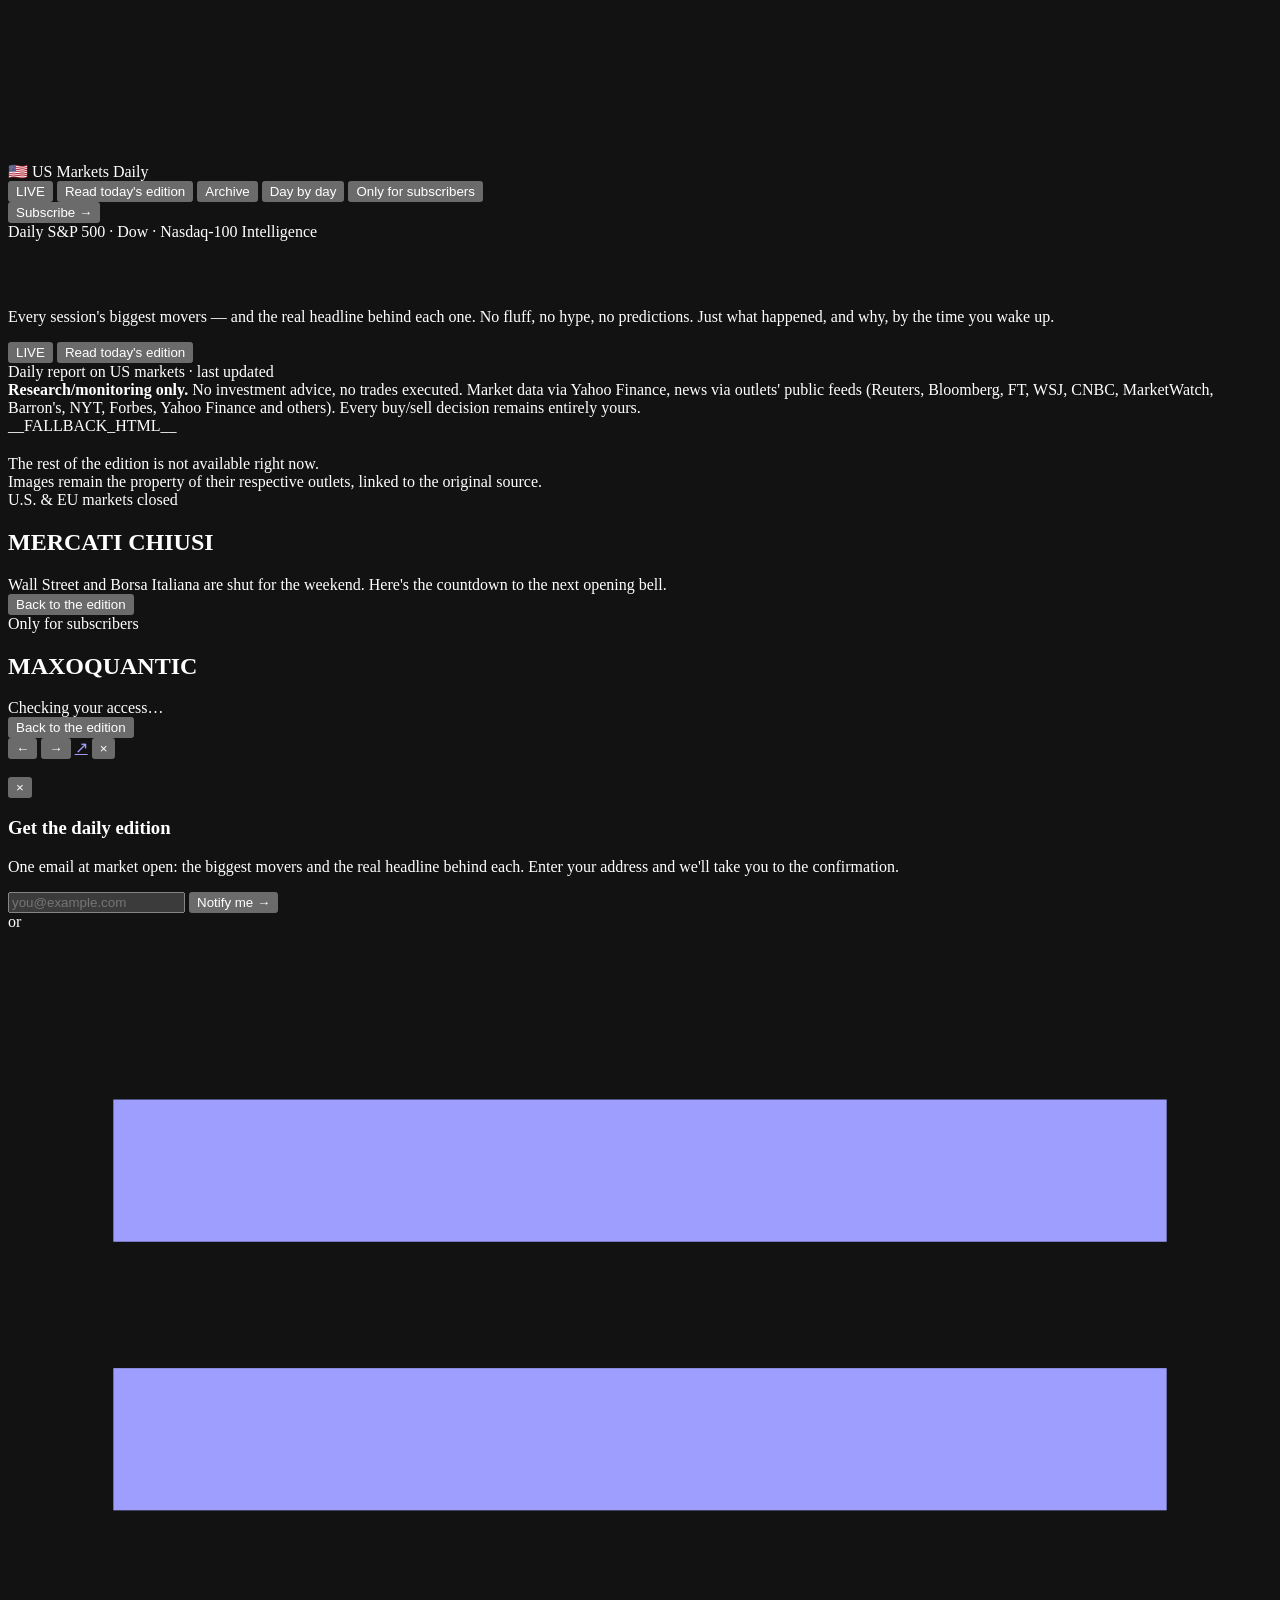
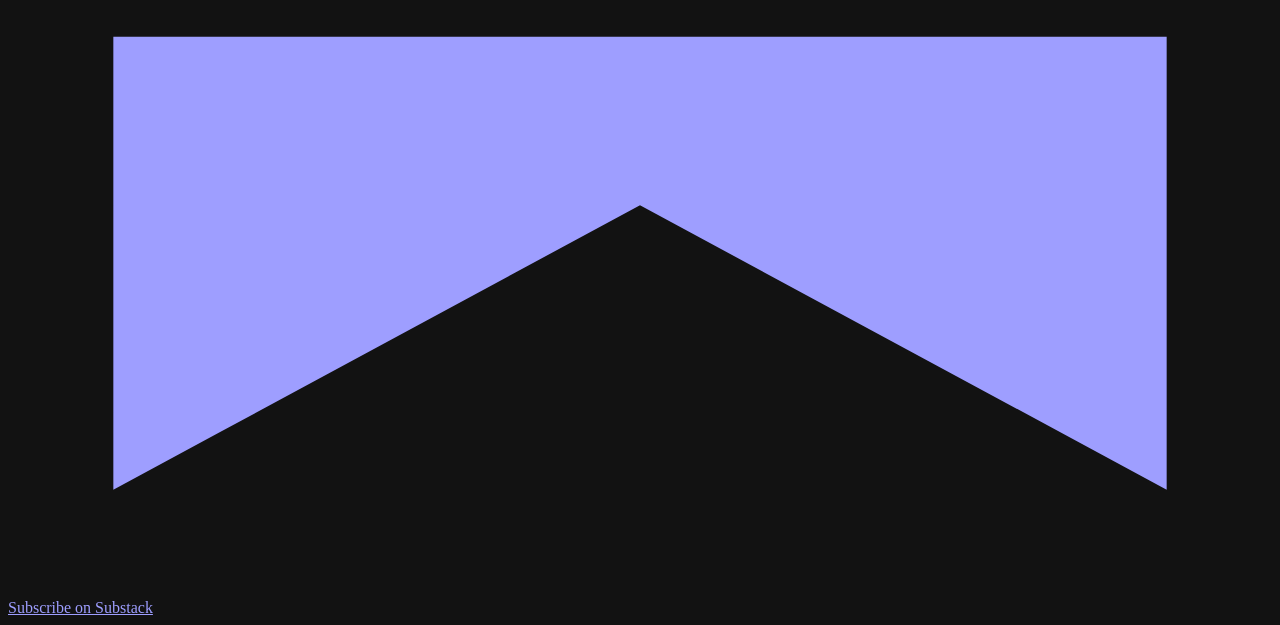
<file: pipeline/templates/page.html>
<!doctype html>
<html lang="en">
<head>
<meta charset="utf-8">
<title>US Markets Daily</title>
<meta name="description" content="Daily report and news feed on US markets — research/monitoring only, not investment advice.">
<meta name="viewport" content="width=device-width, initial-scale=1">
<!-- Icona US.MD (scheda del browser, schermata Home, app installata). I file
     stanno alla radice del repo pubblico. Questi collegamenti erano stati messi
     il 1/10/2026 direttamente in index.html e nella COPIA pipeline/templates/ del
     repo pubblico: la sincronizzazione del 5/10 li ha cancellati, e dal 6/10 il
     sito era senza icona. Qui, nel modello vero, nessuna sincronizzazione li tocca. -->
<link rel="icon" type="image/png" sizes="32x32" href="icon-32.png">
<link rel="icon" type="image/svg+xml" href="icon.svg">
<link rel="apple-touch-icon" sizes="180x180" href="icon-180.png">
<link rel="manifest" href="manifest.json">
<meta name="theme-color" content="#0A1F44">
<!-- Il sito e' solo scuro: vedi la nota in testa a style.css (2/11/2026). -->
<meta name="color-scheme" content="dark">
<meta name="apple-mobile-web-app-title" content="US.MD">
<style>
__STYLE_CSS__
</style>
</head>
<body>
<canvas id="stars" aria-hidden="true"></canvas>
<div class="vignette" aria-hidden="true"></div>
<div class="grain" aria-hidden="true"></div>

<header class="site-nav" id="siteNav">
  <div class="brand"><span aria-hidden="true">&#127482;&#127480;</span> US Markets Daily</div>
  <nav class="nav-links" aria-label="Sections">
    <button type="button" class="nav-link live-link" data-go="live"><span class="live-dot"></span>LIVE</button>
    <button type="button" class="nav-link" data-go="edition">Read today's edition</button>
    <button type="button" class="nav-link" data-go="archive">Archive</button>
    <button type="button" class="nav-link" data-go="daybyday">Day by day</button>
    <!-- Volutamente SENZA data-go: i cicli su .nav-link[data-go] in app.js
         pilotano le due viste (live/edition), e questa terza voce non e' una
         vista — apre un overlay e lascia sotto la vista che c'era. -->
    <button type="button" class="nav-link" id="subsOnlyBtn">Only for subscribers</button>
  </nav>
  <button class="cta" id="subscribeBtn" type="button">Subscribe &rarr;</button>
</header>

<section class="hero" id="hero">
  <div class="hero-eyebrow">Daily S&amp;P 500 &middot; Dow &middot; Nasdaq-100 Intelligence</div>
  <h1 class="hero-title" id="heroType"><span class="type-cursor">&nbsp;</span></h1>
  <p class="hero-sub">Every session's biggest movers &mdash; and the real headline behind each one.
    No fluff, no hype, no predictions. Just what happened, and why, by the time you wake up.</p>
  <div class="hero-actions">
    <button class="btn primary" id="goLiveBtn" type="button"><span class="live-dot"></span>LIVE</button>
    <button class="btn ghost" id="goEditionBtn" type="button">Read today's edition</button>
  </div>
  <div class="market-closed" id="marketClosed" hidden></div>
  <div class="hero-scroll" aria-hidden="true"><span class="scroll-dot"></span></div>
</section>

<div class="wrap">
  <!-- Il testo qui sotto (sottotitolo/disclaimer/footer) e' in inglese di default:
       e' anche il testo di riserva per chi non esegue JS (motori di ricerca,
       anteprima social). app.js lo aggiorna a ogni render in base alla lingua
       scelta — vedi applyShellI18n() in app.js. -->
  <div class="subtitle"><span id="subtitle-text">Daily report on US markets</span> &middot; last updated <span id="gendate"></span></div>
  <div class="disclaimer" id="disclaimer-text">
    <b>Research/monitoring only.</b> No investment advice, no trades executed.
    Market data via Yahoo Finance, news via outlets' public feeds
    (Reuters, Bloomberg, FT, WSJ, CNBC, MarketWatch, Barron's, NYT, Forbes, Yahoo Finance and others).
    Every buy/sell decision remains entirely yours.
  </div>
  <!-- Nota piccola sull'ambito dei migliori/peggiori dell'edizione: spiega perche'
       i suoi numeri possono differire da LIVE o da altre fonti (universo dei tre
       indici, non tutto il mercato; chiusura di seduta, non intraday) e che la
       classifica e' per variazione percentuale, non per copertura stampa. Vedi
       editionScopeNote in app.js.
       "only-edition": parla SOLO dei numeri dell'edizione, quindi nella vista LIVE
       (che ha un altro universo e un'altra finestra temporale) sarebbe fuori luogo
       e perfino fuorviante. La classe la nasconde li' con la stessa regola che
       gia' governa il cambio vista. -->
  <div class="edition-scope-note only-edition" id="edition-scope-note"></div>

  <!-- Il contenuto qui dentro e' il TESTO DI RISERVA, scritto da Python: occhiello,
       titolo e primo paragrafo dell'edizione. Il JavaScript lo sostituisce con la
       pagina completa. Serve a due cose: se app.js va in errore il lettore vede
       comunque di che giornata si tratta invece di una pagina bianca, e Google e la
       card di LinkedIn trovano un testo anche senza eseguire il JS. -->
  <div id="liveStrip" class="live-strip only-live" hidden></div>
  <div id="editionsContent">__FALLBACK_HTML__</div>

  <!-- TERZA VISTA: "Day by day". Due cose in una pagina, per scelta dell'autore:
       il diario visivo delle giornate (una scheda per seduta, con lo screenshot
       quando c'e') e il resoconto delle SERIE, cioe' da quanti giorni di fila
       ogni societa' sale o scende. La riempie renderDayByDay() in app.js dai dati
       inseriti qui sotto; se quei dati mancano la sezione resta vuota e la nav
       continua a funzionare. -->
  <section class="daybyday only-daybyday" id="dayByDay" aria-label="Day by day"></section>

  <footer>
    <span id="footer-text">Images remain the property of their respective outlets, linked to the original source.</span>
  </footer>
</div>

<div class="ticker-bar" id="tickerBar" aria-hidden="true"><div class="ticker-track" id="tickerTrack"></div></div>

<div class="mc-full" id="mcFull" role="dialog" aria-modal="true">
  <div class="mc-badge"><span class="dot"></span>U.S. &amp; EU markets closed</div>
  <h2>MERCATI CHIUSI</h2>
  <div class="mc-note">Wall Street and Borsa Italiana are shut for the weekend. Here's the countdown to the next opening bell.</div>
  <div class="mc-grid" id="mcGrid"></div>
  <button class="btn ghost mc-close" id="mcCloseBtn" type="button">Back to the edition</button>
</div>

<!-- "Only for subscribers": OVERLAY, non una vista. Resta un overlay per scelta,
     non per il limite che c'era prima: quando fu scritto, le regole di
     body[data-view] coprivano solo live/edition e un terzo valore avrebbe
     mostrato entrambi i pannelli insieme. Dal 4 settembre 2026 la terza vista
     esiste per davvero ("Day by day") e le regole ci sono tutte — vedi
     style.css, blocco "viste". Questa invece non ha contenuto ne' dati: come
     overlay si sovrappone e basta, e la vista sotto resta intatta. -->
<div class="subs-full" id="subsFull" role="dialog" aria-modal="true" aria-labelledby="subsFullTitle">
  <div class="subs-scroll">
    <div class="subs-badge"><span class="dot"></span>Only for subscribers</div>
    <h2 id="subsFullTitle">MAXOQUANTIC</h2>

    <!-- QUI DENTRO NON C'E' UN SOLO NUMERO DEL PRODOTTO, ED E' LA REGOLA PIU'
         IMPORTANTE DI QUESTA PAGINA. index.html e' statico su GitHub Pages: viene
         servito identico a chiunque lo chieda, quindi tutto cio' che e' scritto
         nel markup e' gia' sul computer di chi non ha pagato, anche se coperto da
         un display:none. I punteggi arrivano a pagina aperta, da una richiesta
         autenticata al Worker, e non toccano mai il repo pubblico.
         Il corpo lo costruisce app.js DOPO aver chiesto al Worker chi sta
         guardando: prima di quella risposta non c'e' niente da vedere. -->
    <div class="subs-body" id="subsBody">
      <div class="subs-note">Checking your access&hellip;</div>
    </div>

    <button class="btn ghost subs-close" id="subsCloseBtn" type="button">Back to the edition</button>
  </div>
</div>

<!-- SCHERMO INTERO per lo scatto di una giornata. Overlay come .mc-full e
     .subs-full (stessa convenzione: classe "open" per mostrarlo), ma con una
     differenza: qui dentro c'e' un'IMMAGINE alta, quindi il palco scorre.
     L'immagine grande (JPEG a 1280px) si carica SOLO quando si apre: metterla
     nelle schede vorrebbe dire scaricare trenta file da 300 KB per vedere
     trenta miniature larghe 300 pixel. Vedi openShot() in app.js. -->
<div class="shot-full" id="shotFull" role="dialog" aria-modal="true" aria-labelledby="shotFullTitle">
  <div class="sf-bar">
    <div class="sf-title" id="shotFullTitle"></div>
    <div class="sf-actions">
      <button class="sf-btn" id="shotPrev" type="button" aria-label="Previous day">&#8592;</button>
      <button class="sf-btn" id="shotNext" type="button" aria-label="Next day">&#8594;</button>
      <a class="sf-btn" id="shotOpen" href="#" target="_blank" rel="noopener noreferrer" aria-label="Open the image in a new tab">&#8599;</a>
      <button class="sf-btn sf-x" id="shotClose" type="button" aria-label="Close">&times;</button>
    </div>
  </div>
  <div class="sf-stage" id="shotStage">
    <img id="shotImg" alt="">
  </div>
  <div class="sf-hint" id="shotHint"></div>
</div>

<div class="modal-backdrop" id="subModal" role="dialog" aria-modal="true">
  <div class="modal">
    <button class="close" id="subClose" type="button" aria-label="Close">&times;</button>
    <h3>Get the daily edition</h3>
    <p class="modal-lead">One email at market open: the biggest movers and the real headline behind each. Enter your address and we'll take you to the confirmation.</p>
    <form class="sub-form" id="subForm" novalidate>
      <input type="email" id="subEmail" placeholder="you@example.com" autocomplete="email" required>
      <button class="sub-go" type="submit">Notify me &rarr;</button>
      <div class="sub-msg" id="subMsg"></div>
    </form>
    <div class="or">or</div>
    <a class="substack-btn" href="https://maximedaverio.substack.com/subscribe" target="_blank" rel="noopener noreferrer">
      <svg viewBox="0 0 24 24" fill="currentColor" aria-hidden="true"><rect x="2" y="3.2" width="20" height="2.7"></rect><rect x="2" y="8.3" width="20" height="2.7"></rect><path d="M2 13.4h20V22l-10-5.4L2 22z"></path></svg>
      Subscribe on Substack
    </a>
  </div>
</div>

<script>
// Rete di sicurezza, installata PRIMA di app.js: se il rendering va in errore il
// testo di riserva resta dov'e' e si aggiunge una riga neutra. Senza questo, un
// errore a meta' di renderEditions() lascerebbe la pagina vuota, perche' tutto
// passa da un solo innerHTML. Resta fissa in inglese (non dipende da app.js: deve
// funzionare anche se app.js e' proprio quello che si e' rotto).
window.addEventListener("error", function () {
  var el = document.getElementById("editionsContent");
  if (el && !el.dataset.avviso) {
    el.dataset.avviso = "1";
    var d = document.createElement("div");
    d.className = "no-edition";
    d.style.marginTop = "20px";
    d.textContent = "The rest of the edition is not available right now.";
    el.appendChild(d);
  }
});
</script>
<script>
const EDITIONS = __EDITIONS_JSON__;
// Serie in corso per societa' (fetch_streaks.py) e elenco degli screenshot
// disponibili in shots/. Sono INSERITI dalla build, non chiesti a runtime:
// cambiano una volta al giorno, quindi una richiesta in piu' non servirebbe a
// niente e aggiungerebbe un modo di fallire.
const STREAKS = __STREAKS_JSON__;
const SHOTS = __SHOTS_JSON__;
// I giorni per cui esiste anche la versione GRANDE (shots/full/<data>.jpg), che
// il visore carica al clic. Elenco separato perche' le due immagini le produce
// lo stesso step ma in due passi: se il ridimensionamento salta, la miniatura
// c'e' e la grande no, e il visore deve saperlo invece di chiedere un 404.
const SHOTS_FULL = __SHOTS_FULL_JSON__;
</script>
<script>
__APP_JS__
</script>
</body>
</html>
</file>
